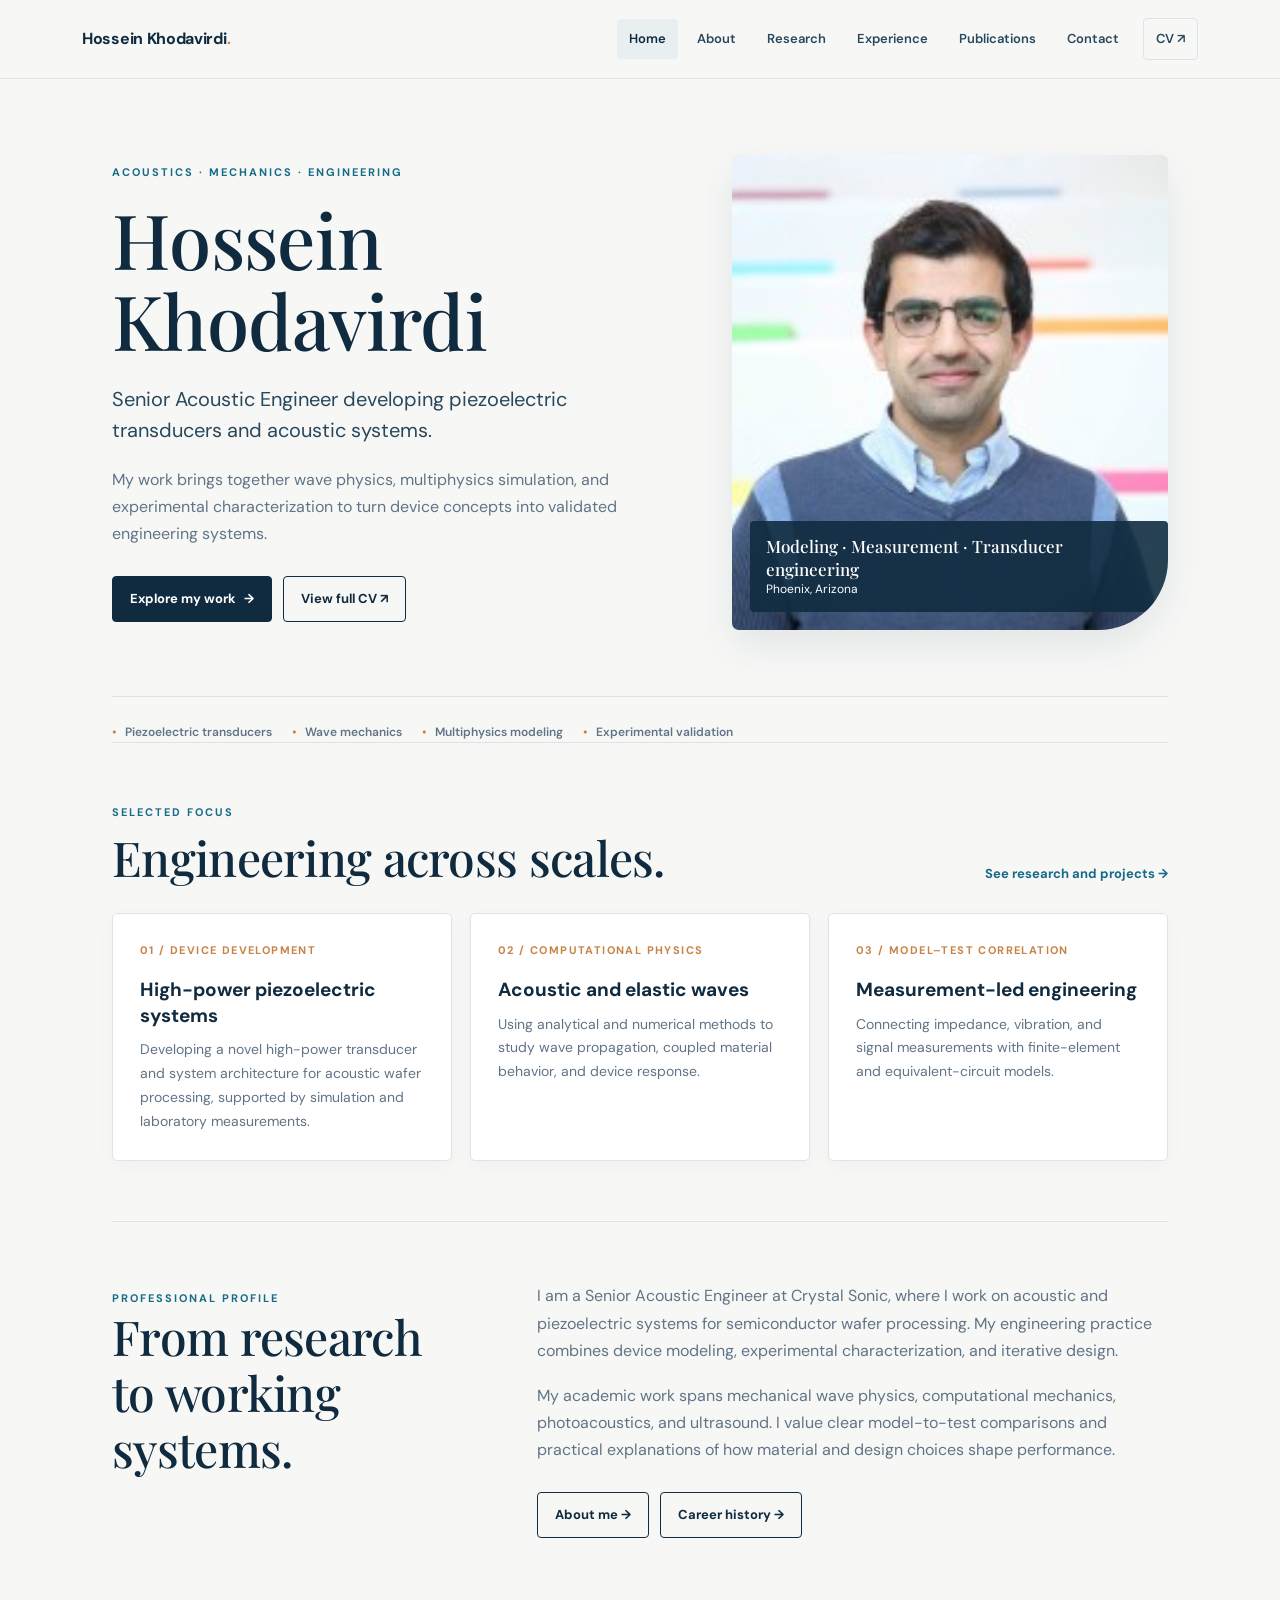
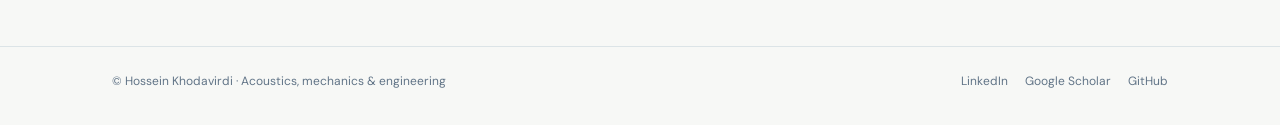
<file: index.html>
<!doctype html>
<html lang="en">
<head>
  <meta charset="utf-8">
  <meta name="viewport" content="width=device-width, initial-scale=1">
  <meta name="description" content="Professional portfolio of Hossein Khodavirdi, Senior Acoustic Engineer working in piezoelectric transducers, acoustic systems, wave mechanics, modeling, and experimental characterization.">
  <meta name="theme-color" content="#102b3f">
  <link rel="canonical" href="https://hosseinkhodavirdi.github.io/">
  <link rel="stylesheet" href="site.css">
  <title>Acoustic Engineer | Hossein Khodavirdi</title>
</head>
<body>
  <a class="skip" href="#main">Skip to content</a>
  <header class="site-header"><div class="nav-wrap"><a class="brand" href="index.html">Hossein Khodavirdi<span class="brand-mark">.</span></a><nav class="nav-links" aria-label="Main navigation"><a href="index.html" aria-current="page">Home</a><a href="about.html">About</a><a href="research.html">Research</a><a href="experience.html">Experience</a><a href="publications.html">Publications</a><a href="contact.html">Contact</a><a class="nav-cv" href="cv.pdf" target="_blank" rel="noopener">CV ↗</a></nav></div></header>
  <main id="main" class="container">
  <section class="hero">
    <div class="hero-copy">
      <div class="eyebrow">Acoustics · Mechanics · Engineering</div>
      <h1 class="hero-title"><span>Hossein</span><span>Khodavirdi</span></h1>
      <p class="lead">Senior Acoustic Engineer developing piezoelectric transducers and acoustic systems.</p>
      <p class="hero-summary">My work brings together wave physics, multiphysics simulation, and experimental characterization to turn device concepts into validated engineering systems.</p>
      <div class="actions"><a class="button primary" href="research.html">Explore my work <span aria-hidden="true">→</span></a><a class="button" href="cv.pdf" target="_blank" rel="noopener">View full CV ↗</a></div>
    </div>
    <div class="portrait-frame"><img src="Hossein.jpg" alt="Portrait of Hossein Khodavirdi"><div class="portrait-label"><strong>Modeling · Measurement · Transducer engineering</strong>Phoenix, Arizona</div></div>
  </section>
  <div class="hero-rule"></div><div class="focus-strip"><span>Piezoelectric transducers</span><span>Wave mechanics</span><span>Multiphysics modeling</span><span>Experimental validation</span></div>
  <section class="home-section"><div class="section-heading"><div><div class="eyebrow">Selected focus</div><h2>Engineering across scales.</h2></div><a class="text-link" href="research.html">See research and projects →</a></div><div class="card-grid">
    <article class="card"><div class="card-kicker">01 / DEVICE DEVELOPMENT</div><h3>High-power piezoelectric systems</h3><p>Developing a novel high-power transducer and system architecture for acoustic wafer processing, supported by simulation and laboratory measurements.</p></article>
    <article class="card"><div class="card-kicker">02 / COMPUTATIONAL PHYSICS</div><h3>Acoustic and elastic waves</h3><p>Using analytical and numerical methods to study wave propagation, coupled material behavior, and device response.</p></article>
    <article class="card"><div class="card-kicker">03 / MODEL–TEST CORRELATION</div><h3>Measurement-led engineering</h3><p>Connecting impedance, vibration, and signal measurements with finite-element and equivalent-circuit models.</p></article>
  </div></section>
  <section class="home-section"><div class="two-col"><div class="section-label"><div class="eyebrow">Professional profile</div><h2>From research to working systems.</h2></div><div class="prose"><p>I am a Senior Acoustic Engineer at Crystal Sonic, where I work on acoustic and piezoelectric systems for semiconductor wafer processing. My engineering practice combines device modeling, experimental characterization, and iterative design.</p><p>My academic work spans mechanical wave physics, computational mechanics, photoacoustics, and ultrasound. I value clear model-to-test comparisons and practical explanations of how material and design choices shape performance.</p><div class="actions"><a class="button" href="about.html">About me →</a><a class="button" href="experience.html">Career history →</a></div></div></div></section>
</main>
  <footer class="site-footer"><div class="container footer-inner"><span>© Hossein Khodavirdi · Acoustics, mechanics &amp; engineering</span><div class="footer-links"><a href="https://www.linkedin.com/in/hossein-khodavirdi-6b2074a9/" target="_blank" rel="noopener">LinkedIn</a><a href="https://scholar.google.com/citations?hl=en&amp;user=29MDVqcAAAAJ" target="_blank" rel="noopener">Google Scholar</a><a href="https://github.com/HosseinKhodavirdi" target="_blank" rel="noopener">GitHub</a></div></div></footer>
</body>
</html>
</file>
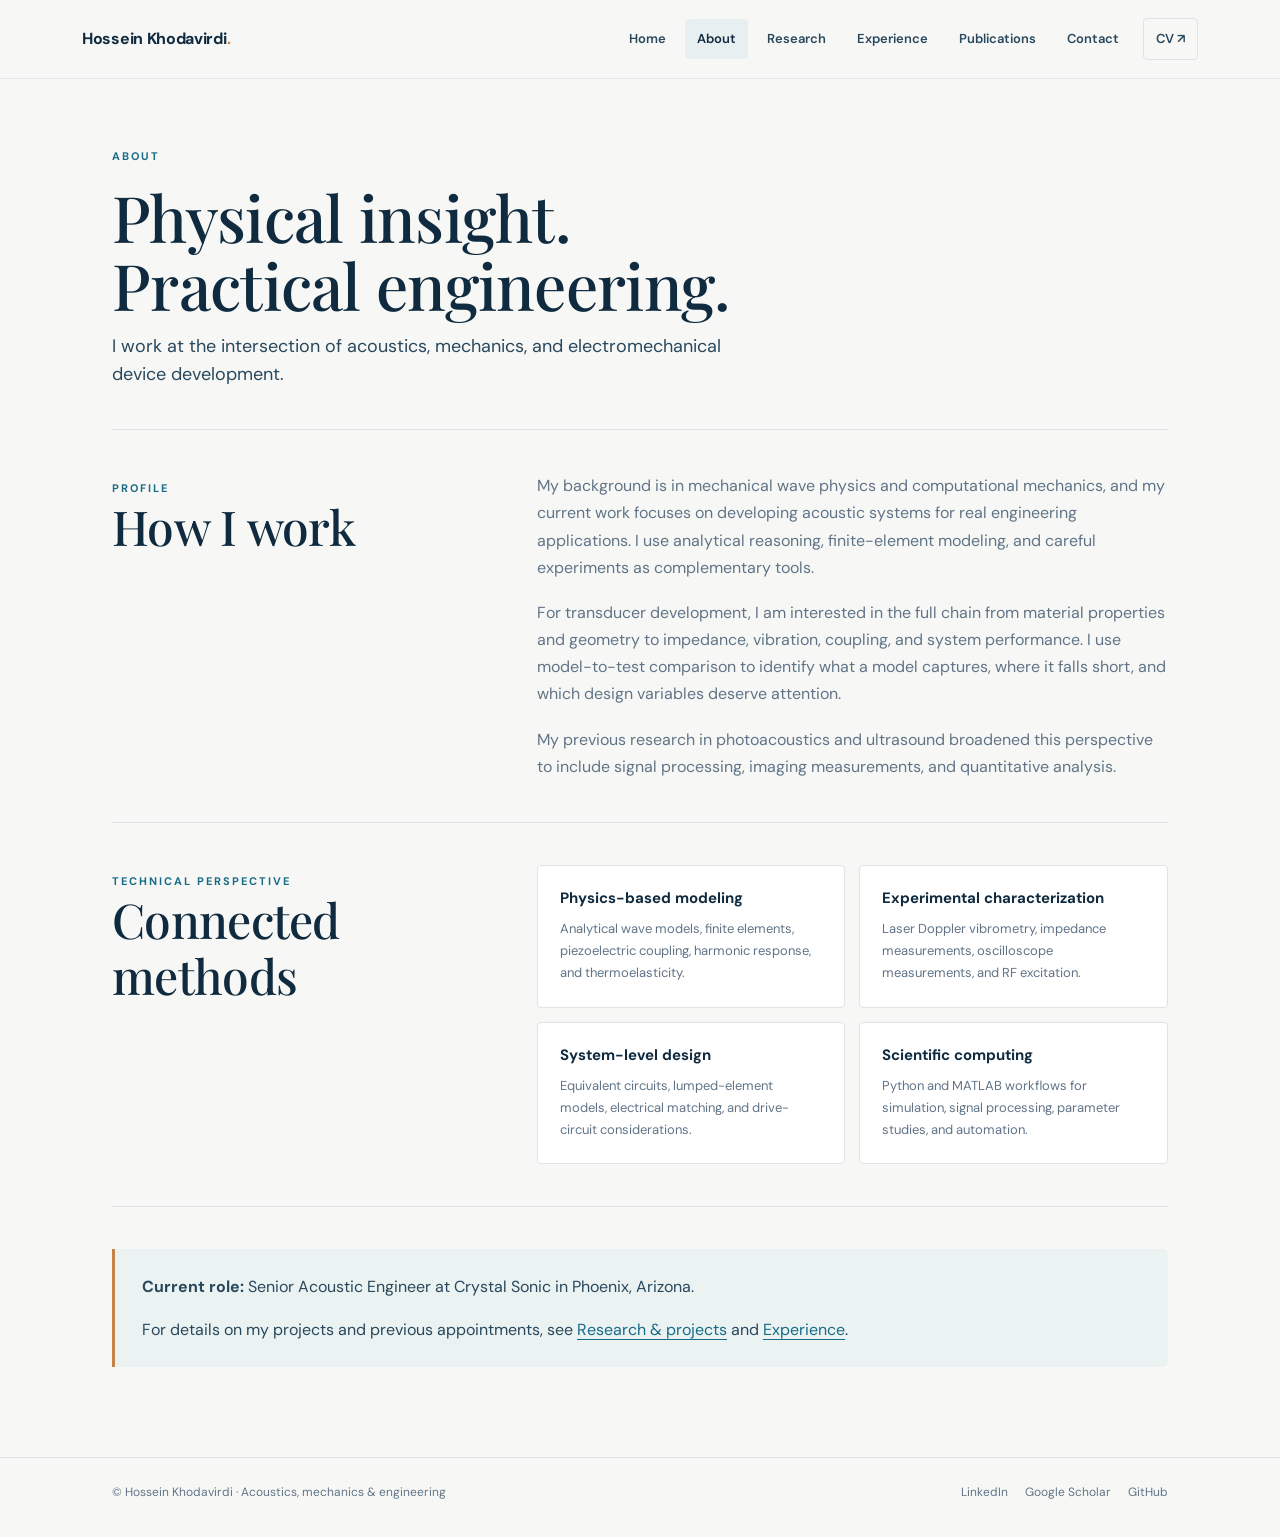
<file: about.html>
<!doctype html>
<html lang="en">
<head>
  <meta charset="utf-8">
  <meta name="viewport" content="width=device-width, initial-scale=1">
  <meta name="description" content="About Hossein Khodavirdi and his professional approach to acoustics, mechanical wave physics, piezoelectric systems, and experimental engineering.">
  <meta name="theme-color" content="#102b3f">
  <link rel="canonical" href="https://hosseinkhodavirdi.github.io/about.html">
  <link rel="stylesheet" href="site.css">
  <title>About | Hossein Khodavirdi</title>
</head>
<body>
  <a class="skip" href="#main">Skip to content</a>
  <header class="site-header"><div class="nav-wrap"><a class="brand" href="index.html">Hossein Khodavirdi<span class="brand-mark">.</span></a><nav class="nav-links" aria-label="Main navigation"><a href="index.html">Home</a><a href="about.html" aria-current="page">About</a><a href="research.html">Research</a><a href="experience.html">Experience</a><a href="publications.html">Publications</a><a href="contact.html">Contact</a><a class="nav-cv" href="cv.pdf" target="_blank" rel="noopener">CV ↗</a></nav></div></header>
  <main id="main" class="container">
  <header class="page-hero"><div class="eyebrow">About</div><h1>Physical insight.<br>Practical engineering.</h1><p class="lead">I work at the intersection of acoustics, mechanics, and electromechanical device development.</p></header>
  <section class="content-section two-col"><div class="section-label"><div class="eyebrow">Profile</div><h2>How I work</h2></div><div class="prose"><p>My background is in mechanical wave physics and computational mechanics, and my current work focuses on developing acoustic systems for real engineering applications. I use analytical reasoning, finite-element modeling, and careful experiments as complementary tools.</p><p>For transducer development, I am interested in the full chain from material properties and geometry to impedance, vibration, coupling, and system performance. I use model-to-test comparison to identify what a model captures, where it falls short, and which design variables deserve attention.</p><p>My previous research in photoacoustics and ultrasound broadened this perspective to include signal processing, imaging measurements, and quantitative analysis.</p></div></section>
  <section class="content-section two-col"><div class="section-label"><div class="eyebrow">Technical perspective</div><h2>Connected methods</h2></div><div><div class="expertise-grid"><article class="expertise"><h3>Physics-based modeling</h3><p>Analytical wave models, finite elements, piezoelectric coupling, harmonic response, and thermoelasticity.</p></article><article class="expertise"><h3>Experimental characterization</h3><p>Laser Doppler vibrometry, impedance measurements, oscilloscope measurements, and RF excitation.</p></article><article class="expertise"><h3>System-level design</h3><p>Equivalent circuits, lumped-element models, electrical matching, and drive-circuit considerations.</p></article><article class="expertise"><h3>Scientific computing</h3><p>Python and MATLAB workflows for simulation, signal processing, parameter studies, and automation.</p></article></div></div></section>
  <section class="content-section"><div class="callout"><p><strong>Current role:</strong> Senior Acoustic Engineer at Crystal Sonic in Phoenix, Arizona.</p><p>For details on my projects and previous appointments, see <a href="research.html">Research &amp; projects</a> and <a href="experience.html">Experience</a>.</p></div></section>
</main>
  <footer class="site-footer"><div class="container footer-inner"><span>© Hossein Khodavirdi · Acoustics, mechanics &amp; engineering</span><div class="footer-links"><a href="https://www.linkedin.com/in/hossein-khodavirdi-6b2074a9/" target="_blank" rel="noopener">LinkedIn</a><a href="https://scholar.google.com/citations?hl=en&amp;user=29MDVqcAAAAJ" target="_blank" rel="noopener">Google Scholar</a><a href="https://github.com/HosseinKhodavirdi" target="_blank" rel="noopener">GitHub</a></div></div></footer>
</body>
</html>
</file>
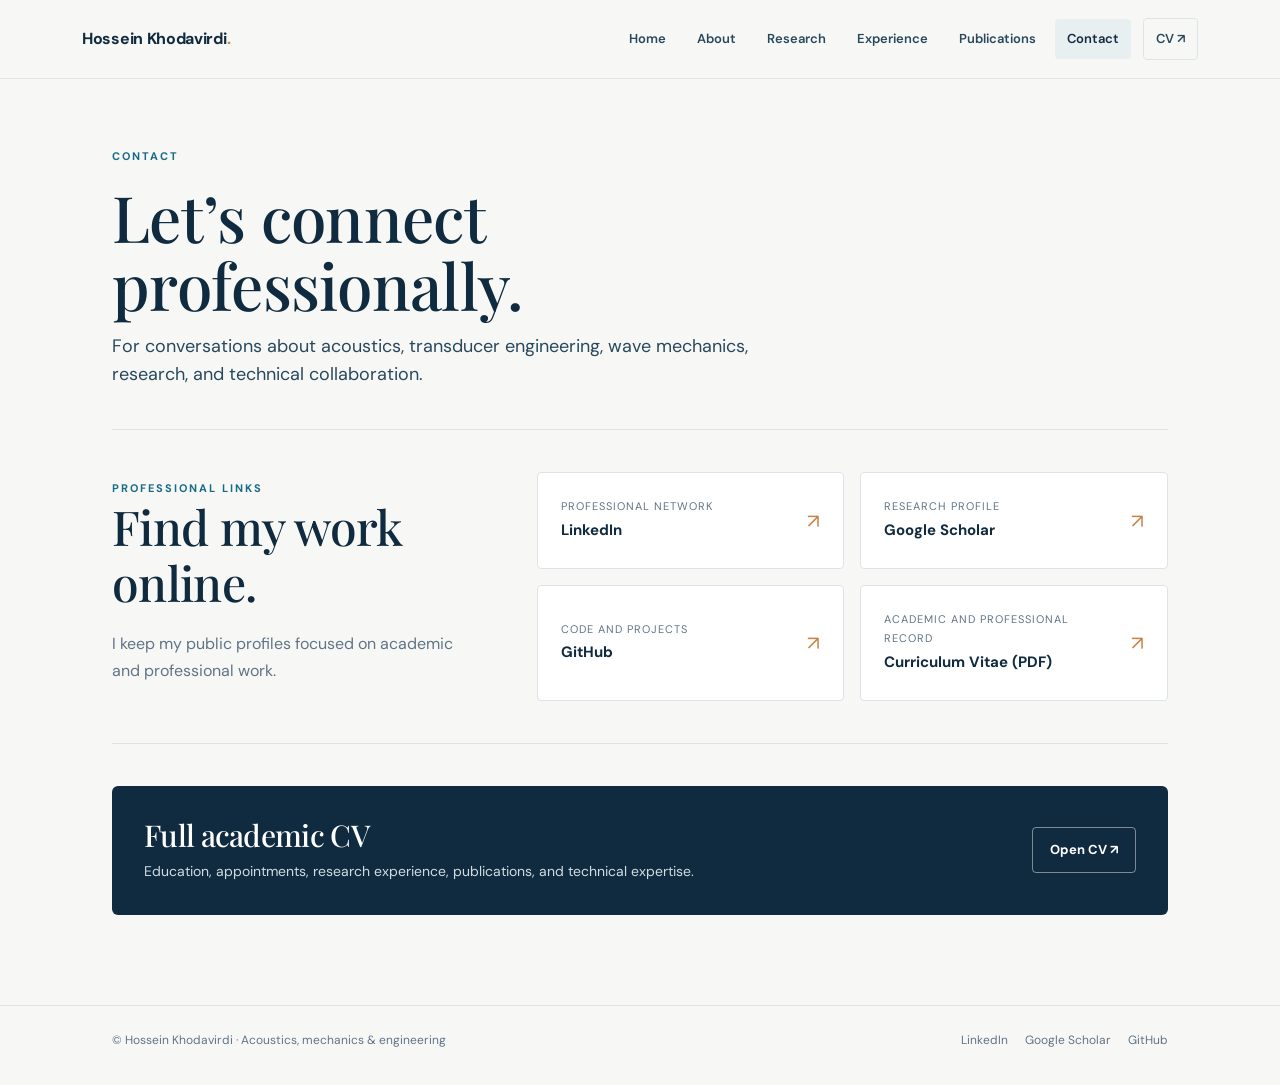
<file: contact.html>
<!doctype html>
<html lang="en">
<head>
  <meta charset="utf-8">
  <meta name="viewport" content="width=device-width, initial-scale=1">
  <meta name="description" content="Professional contact and academic profiles for Hossein Khodavirdi, Senior Acoustic Engineer in Phoenix, Arizona.">
  <meta name="theme-color" content="#102b3f">
  <link rel="canonical" href="https://hosseinkhodavirdi.github.io/contact.html">
  <link rel="stylesheet" href="site.css">
  <title>Contact | Hossein Khodavirdi</title>
</head>
<body>
  <a class="skip" href="#main">Skip to content</a>
  <header class="site-header"><div class="nav-wrap"><a class="brand" href="index.html">Hossein Khodavirdi<span class="brand-mark">.</span></a><nav class="nav-links" aria-label="Main navigation"><a href="index.html">Home</a><a href="about.html">About</a><a href="research.html">Research</a><a href="experience.html">Experience</a><a href="publications.html">Publications</a><a href="contact.html" aria-current="page">Contact</a><a class="nav-cv" href="cv.pdf" target="_blank" rel="noopener">CV ↗</a></nav></div></header>
  <main id="main" class="container">
  <header class="page-hero"><div class="eyebrow">Contact</div><h1>Let’s connect<br>professionally.</h1><p class="lead">For conversations about acoustics, transducer engineering, wave mechanics, research, and technical collaboration.</p></header>
  <section class="content-section two-col"><div class="section-label"><div class="eyebrow">Professional links</div><h2>Find my work online.</h2><p class="muted">I keep my public profiles focused on academic and professional work.</p></div><div class="contact-grid">
    <a class="contact-card" href="https://www.linkedin.com/in/hossein-khodavirdi-6b2074a9/" target="_blank" rel="noopener"><span><small>Professional network</small><strong>LinkedIn</strong></span><span class="contact-arrow">↗</span></a>
    <a class="contact-card" href="https://scholar.google.com/citations?hl=en&amp;user=29MDVqcAAAAJ" target="_blank" rel="noopener"><span><small>Research profile</small><strong>Google Scholar</strong></span><span class="contact-arrow">↗</span></a>
    <a class="contact-card" href="https://github.com/HosseinKhodavirdi" target="_blank" rel="noopener"><span><small>Code and projects</small><strong>GitHub</strong></span><span class="contact-arrow">↗</span></a>
    <a class="contact-card" href="cv.pdf" target="_blank" rel="noopener"><span><small>Academic and professional record</small><strong>Curriculum Vitae (PDF)</strong></span><span class="contact-arrow">↗</span></a>
  </div></section>
  <section class="content-section"><div class="cv-panel"><div><h2>Full academic CV</h2><p>Education, appointments, research experience, publications, and technical expertise.</p></div><a class="button light" href="cv.pdf" target="_blank" rel="noopener">Open CV ↗</a></div></section>
</main>
  <footer class="site-footer"><div class="container footer-inner"><span>© Hossein Khodavirdi · Acoustics, mechanics &amp; engineering</span><div class="footer-links"><a href="https://www.linkedin.com/in/hossein-khodavirdi-6b2074a9/" target="_blank" rel="noopener">LinkedIn</a><a href="https://scholar.google.com/citations?hl=en&amp;user=29MDVqcAAAAJ" target="_blank" rel="noopener">Google Scholar</a><a href="https://github.com/HosseinKhodavirdi" target="_blank" rel="noopener">GitHub</a></div></div></footer>
</body>
</html>
</file>
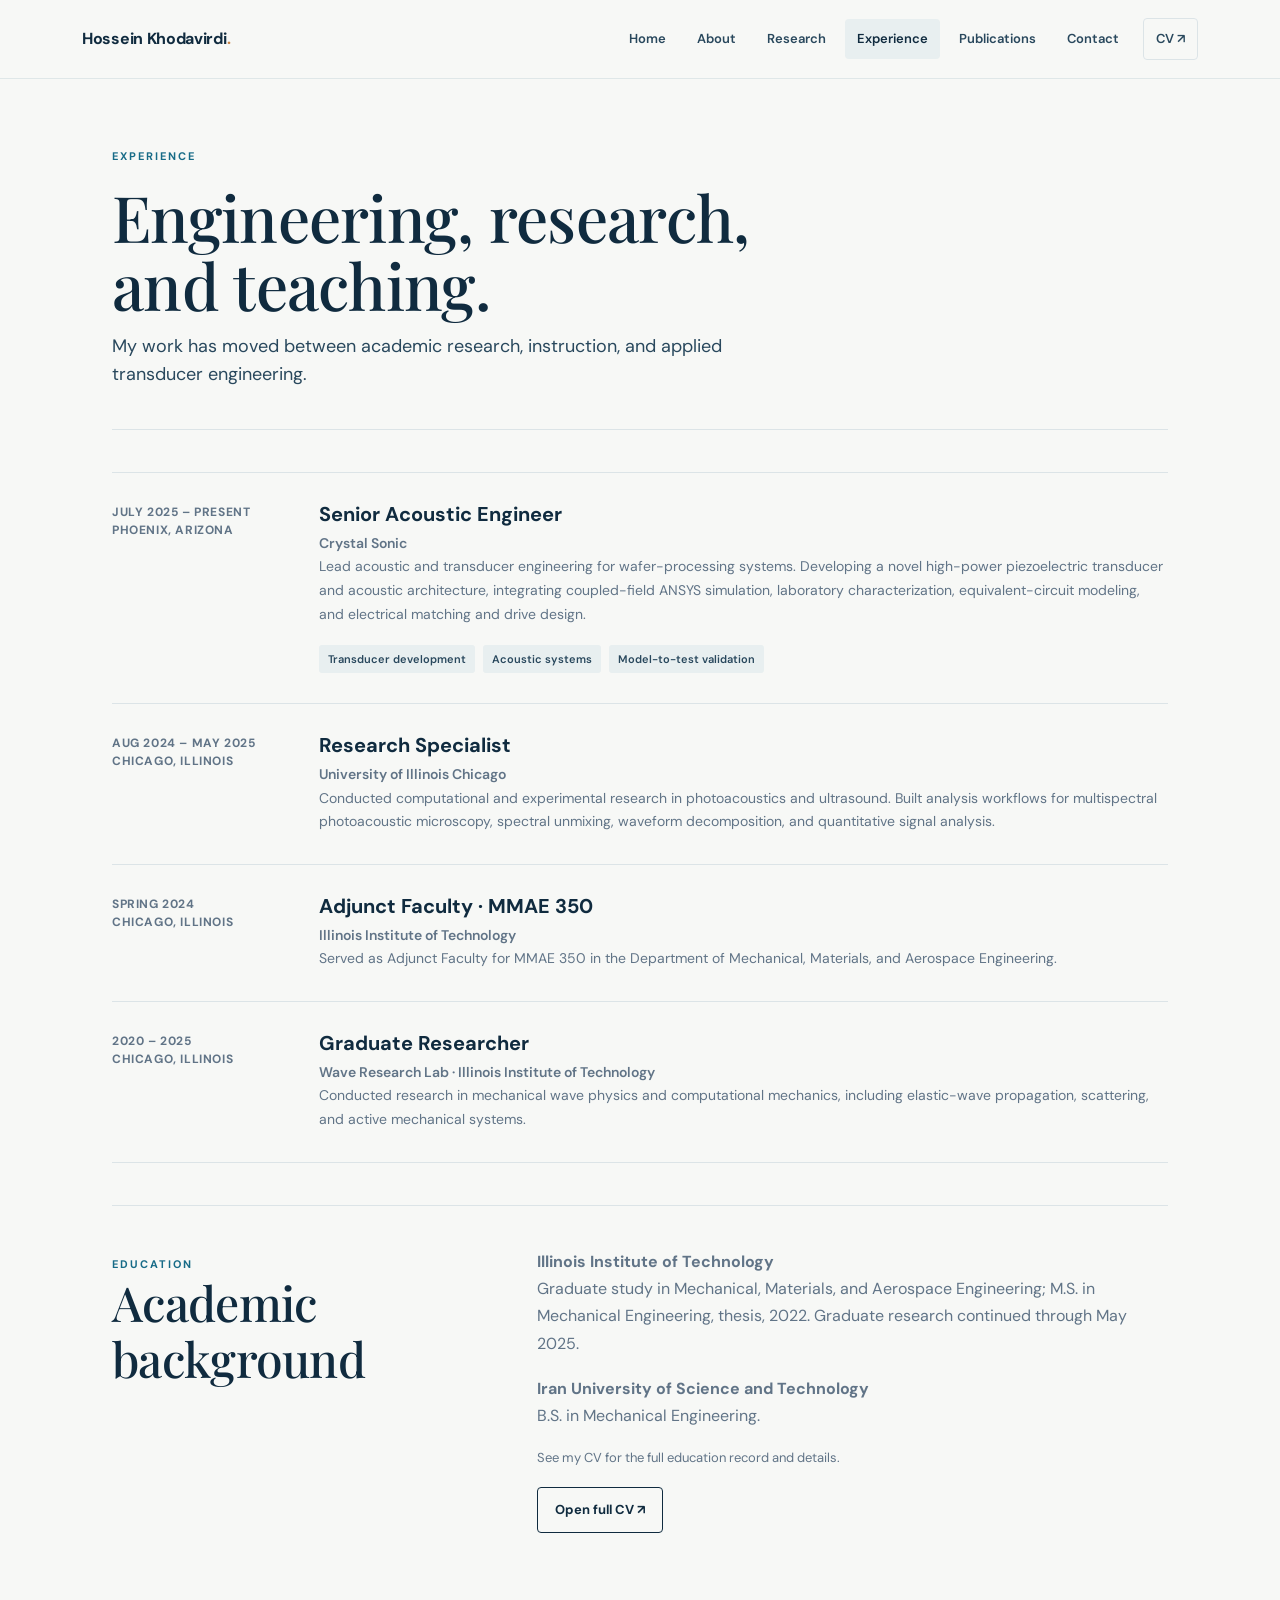
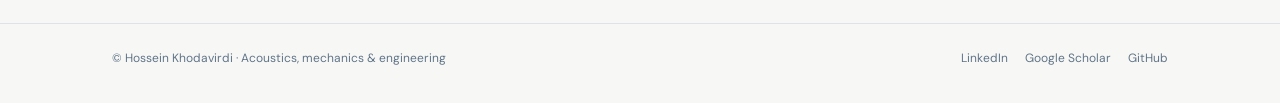
<file: experience.html>
<!doctype html>
<html lang="en">
<head>
  <meta charset="utf-8">
  <meta name="viewport" content="width=device-width, initial-scale=1">
  <meta name="description" content="Professional and academic experience of Hossein Khodavirdi, including acoustic engineering at Crystal Sonic, research at UIC, and adjunct faculty teaching at Illinois Tech.">
  <meta name="theme-color" content="#102b3f">
  <link rel="canonical" href="https://hosseinkhodavirdi.github.io/experience.html">
  <link rel="stylesheet" href="site.css">
  <title>Experience | Hossein Khodavirdi</title>
</head>
<body>
  <a class="skip" href="#main">Skip to content</a>
  <header class="site-header"><div class="nav-wrap"><a class="brand" href="index.html">Hossein Khodavirdi<span class="brand-mark">.</span></a><nav class="nav-links" aria-label="Main navigation"><a href="index.html">Home</a><a href="about.html">About</a><a href="research.html">Research</a><a href="experience.html" aria-current="page">Experience</a><a href="publications.html">Publications</a><a href="contact.html">Contact</a><a class="nav-cv" href="cv.pdf" target="_blank" rel="noopener">CV ↗</a></nav></div></header>
  <main id="main" class="container">
  <header class="page-hero"><div class="eyebrow">Experience</div><h1>Engineering, research,<br>and teaching.</h1><p class="lead">My work has moved between academic research, instruction, and applied transducer engineering.</p></header>
  <section class="content-section"><div class="timeline">
    <article class="timeline-item"><div class="timeline-date">July 2025 – Present<br>Phoenix, Arizona</div><div><h2>Senior Acoustic Engineer</h2><p class="timeline-org">Crystal Sonic</p><p>Lead acoustic and transducer engineering for wafer-processing systems. Developing a novel high-power piezoelectric transducer and acoustic architecture, integrating coupled-field ANSYS simulation, laboratory characterization, equivalent-circuit modeling, and electrical matching and drive design.</p><div class="tag-list"><span class="tag">Transducer development</span><span class="tag">Acoustic systems</span><span class="tag">Model-to-test validation</span></div></div></article>
    <article class="timeline-item"><div class="timeline-date">Aug 2024 – May 2025<br>Chicago, Illinois</div><div><h2>Research Specialist</h2><p class="timeline-org">University of Illinois Chicago</p><p>Conducted computational and experimental research in photoacoustics and ultrasound. Built analysis workflows for multispectral photoacoustic microscopy, spectral unmixing, waveform decomposition, and quantitative signal analysis.</p></div></article>
    <article class="timeline-item"><div class="timeline-date">Spring 2024<br>Chicago, Illinois</div><div><h2>Adjunct Faculty · MMAE 350</h2><p class="timeline-org">Illinois Institute of Technology</p><p>Served as Adjunct Faculty for MMAE 350 in the Department of Mechanical, Materials, and Aerospace Engineering.</p></div></article>
    <article class="timeline-item"><div class="timeline-date">2020 – 2025<br>Chicago, Illinois</div><div><h2>Graduate Researcher</h2><p class="timeline-org">Wave Research Lab · Illinois Institute of Technology</p><p>Conducted research in mechanical wave physics and computational mechanics, including elastic-wave propagation, scattering, and active mechanical systems.</p></div></article>
  </div></section>
  <section class="content-section two-col"><div class="section-label"><div class="eyebrow">Education</div><h2>Academic background</h2></div><div class="prose"><p><strong>Illinois Institute of Technology</strong><br>Graduate study in Mechanical, Materials, and Aerospace Engineering; M.S. in Mechanical Engineering, thesis, 2022. Graduate research continued through May 2025.</p><p><strong>Iran University of Science and Technology</strong><br>B.S. in Mechanical Engineering.</p><p class="small">See my CV for the full education record and details.</p><a class="button" href="cv.pdf" target="_blank" rel="noopener">Open full CV ↗</a></div></section>
</main>
  <footer class="site-footer"><div class="container footer-inner"><span>© Hossein Khodavirdi · Acoustics, mechanics &amp; engineering</span><div class="footer-links"><a href="https://www.linkedin.com/in/hossein-khodavirdi-6b2074a9/" target="_blank" rel="noopener">LinkedIn</a><a href="https://scholar.google.com/citations?hl=en&amp;user=29MDVqcAAAAJ" target="_blank" rel="noopener">Google Scholar</a><a href="https://github.com/HosseinKhodavirdi" target="_blank" rel="noopener">GitHub</a></div></div></footer>
</body>
</html>
</file>
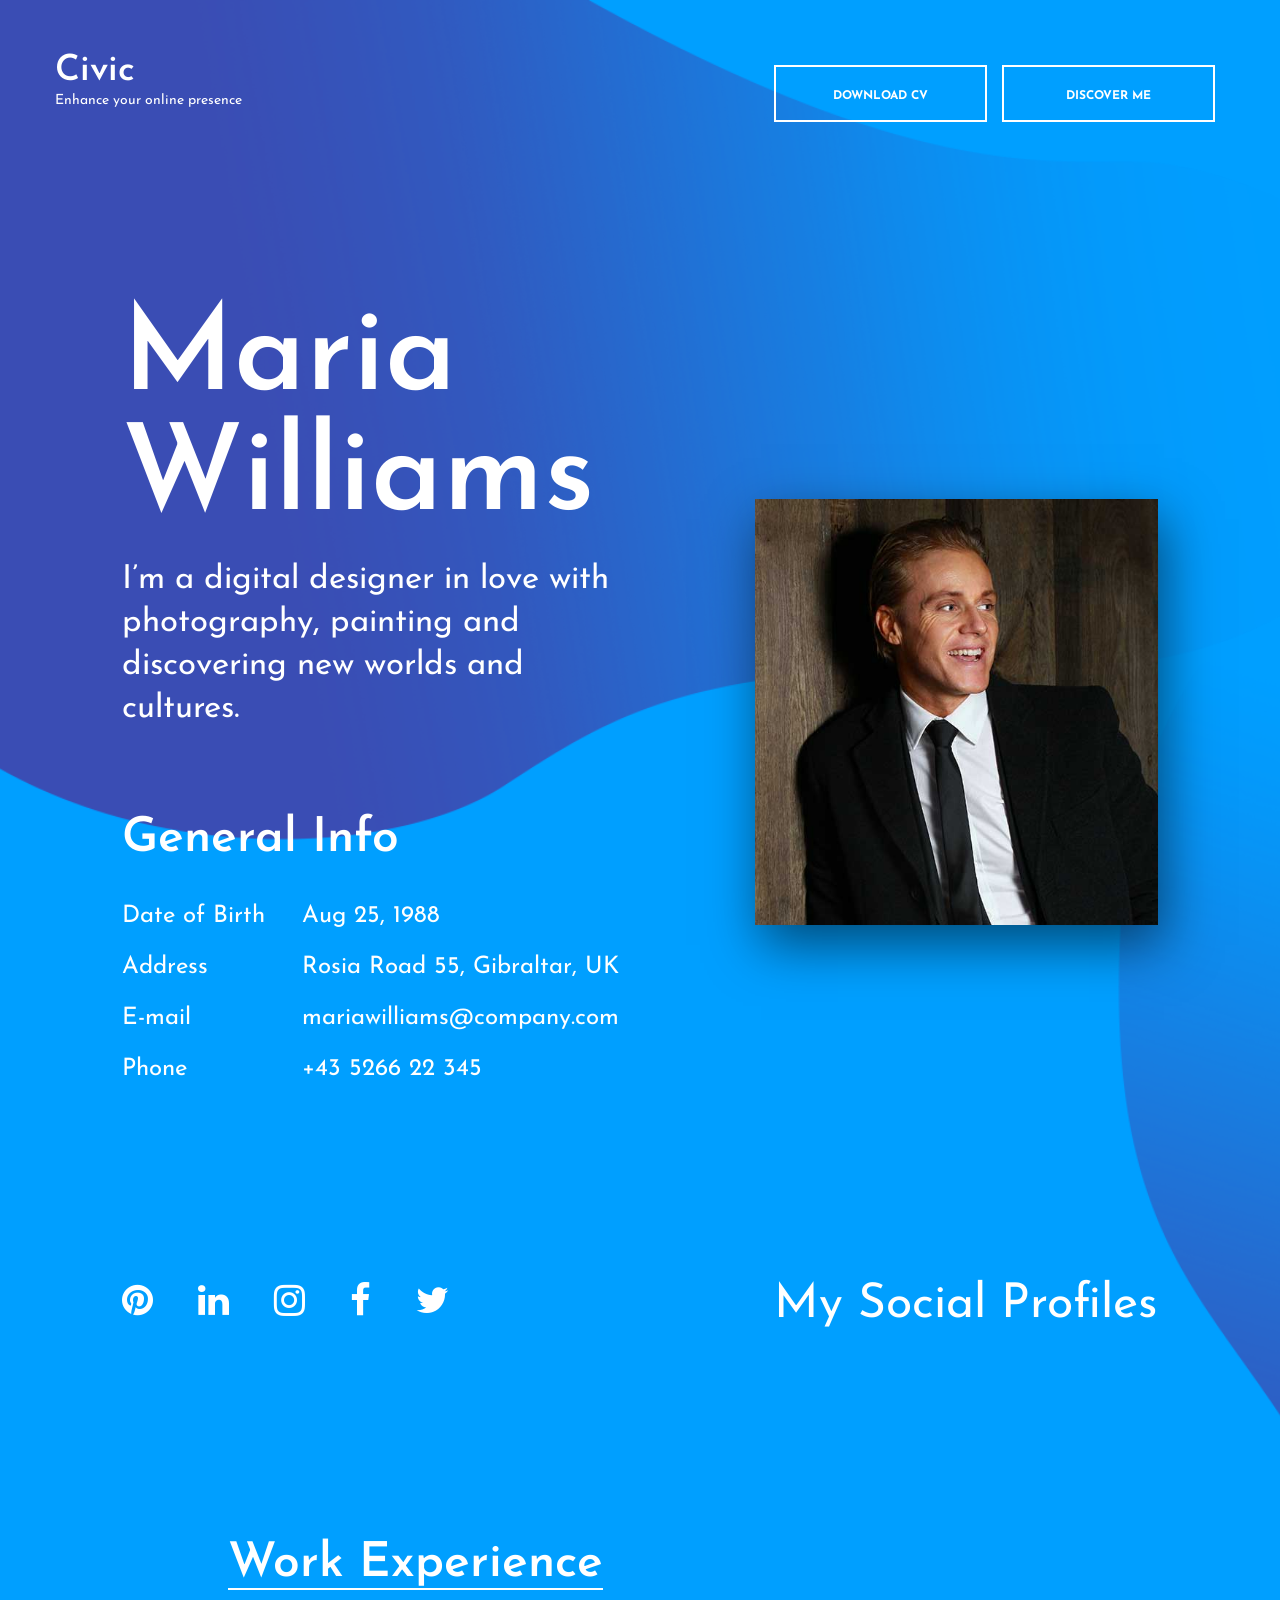
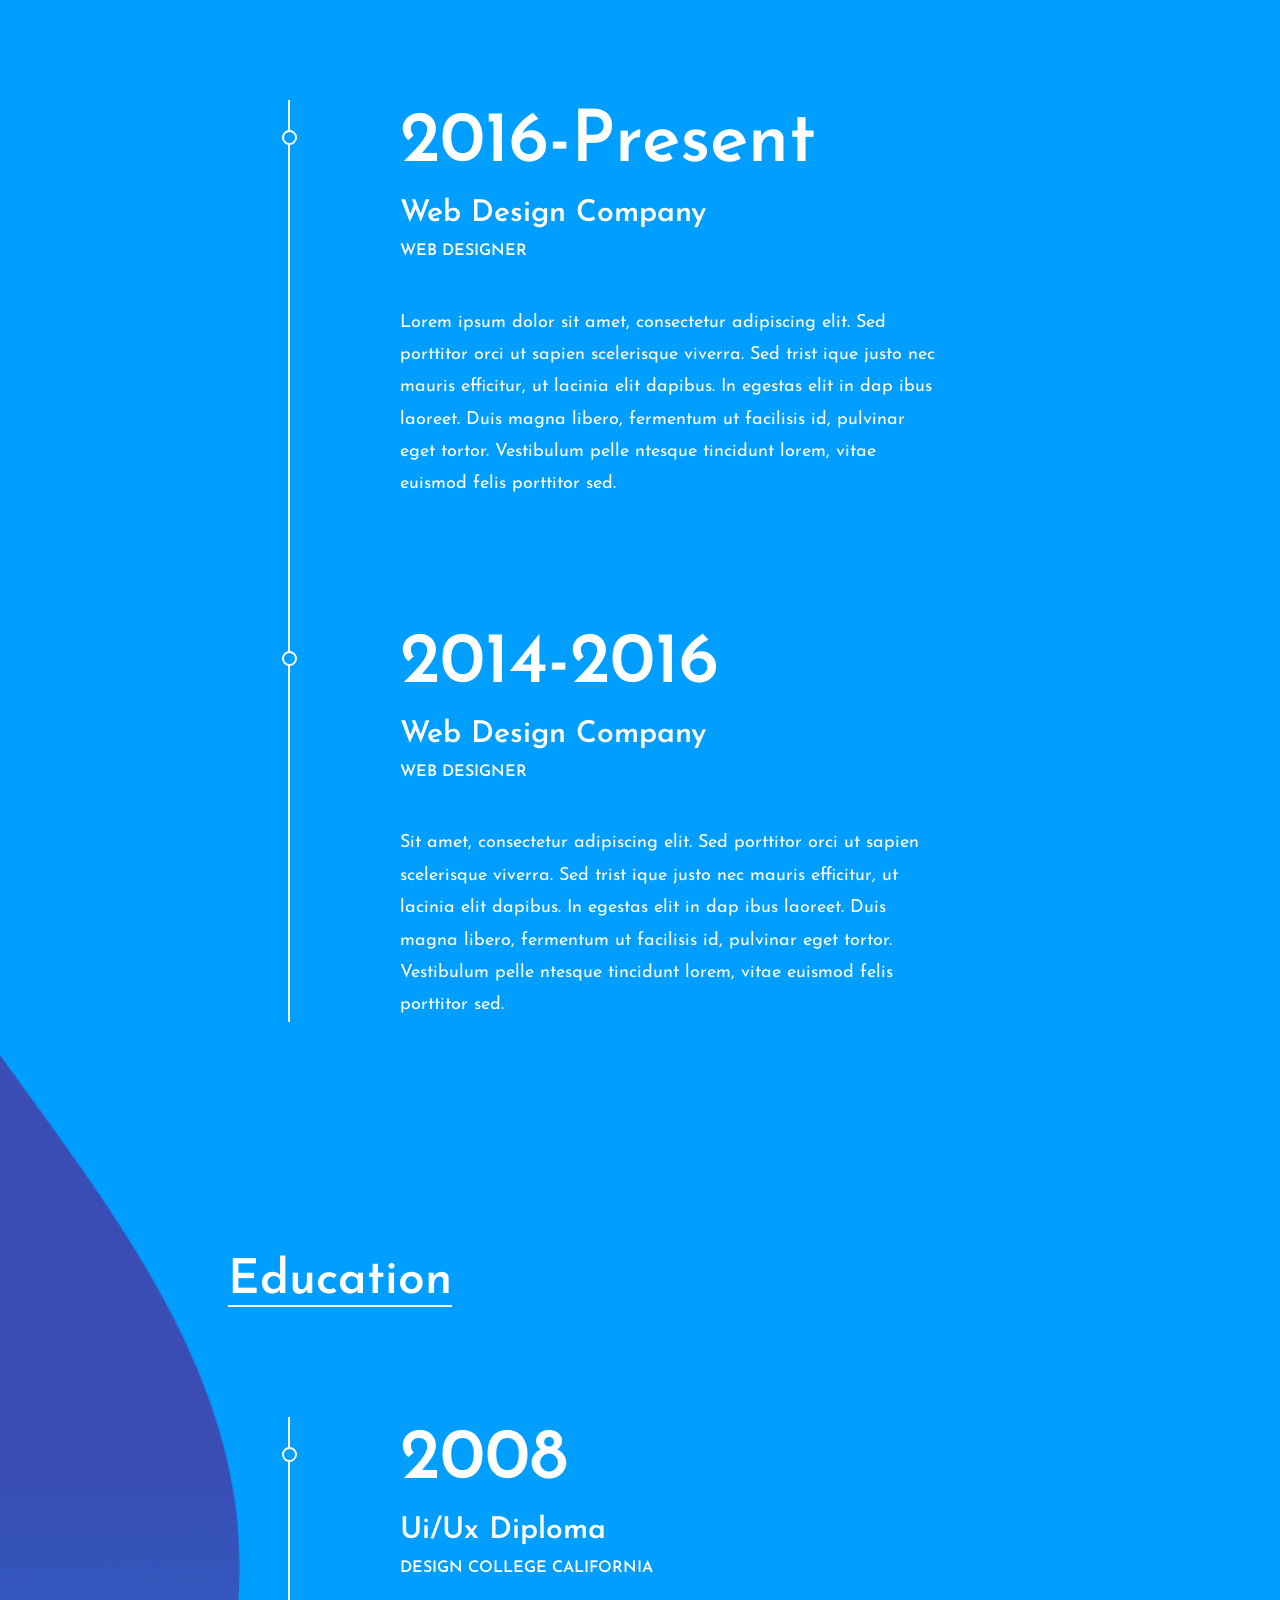
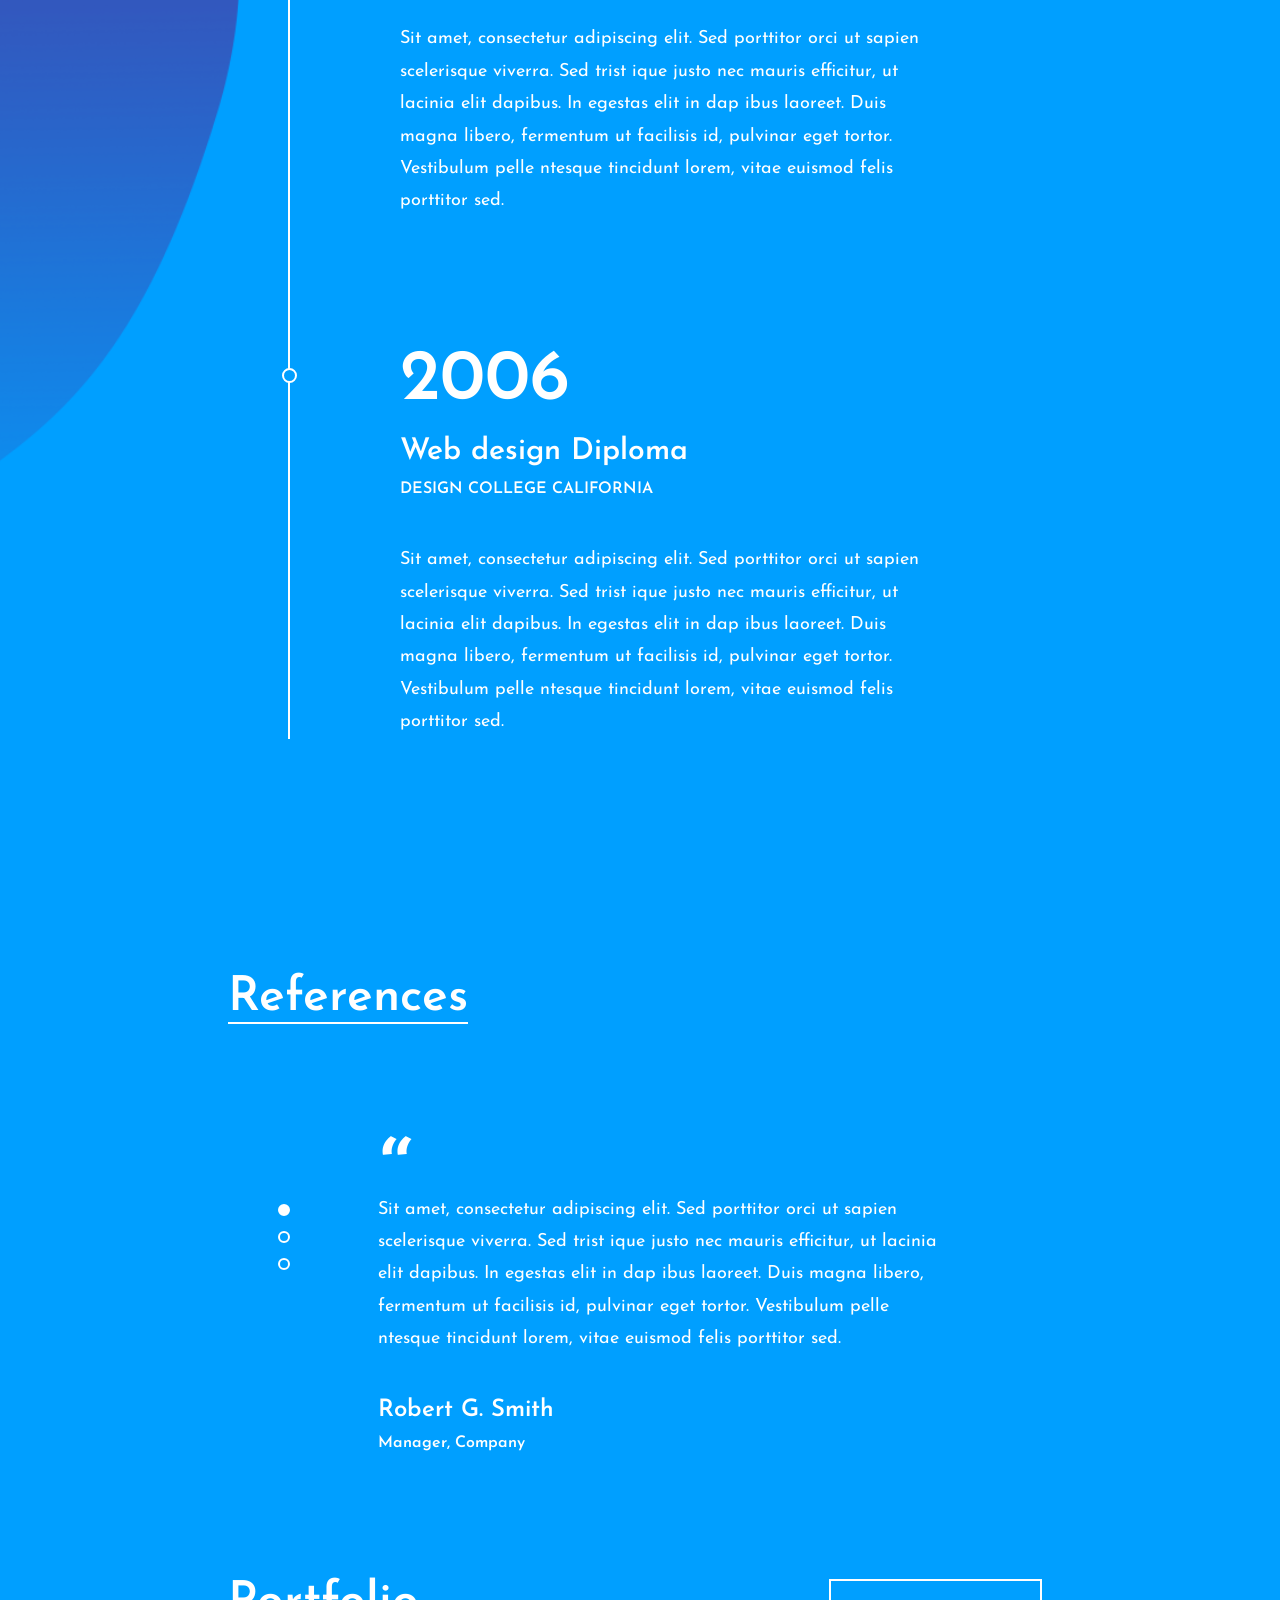
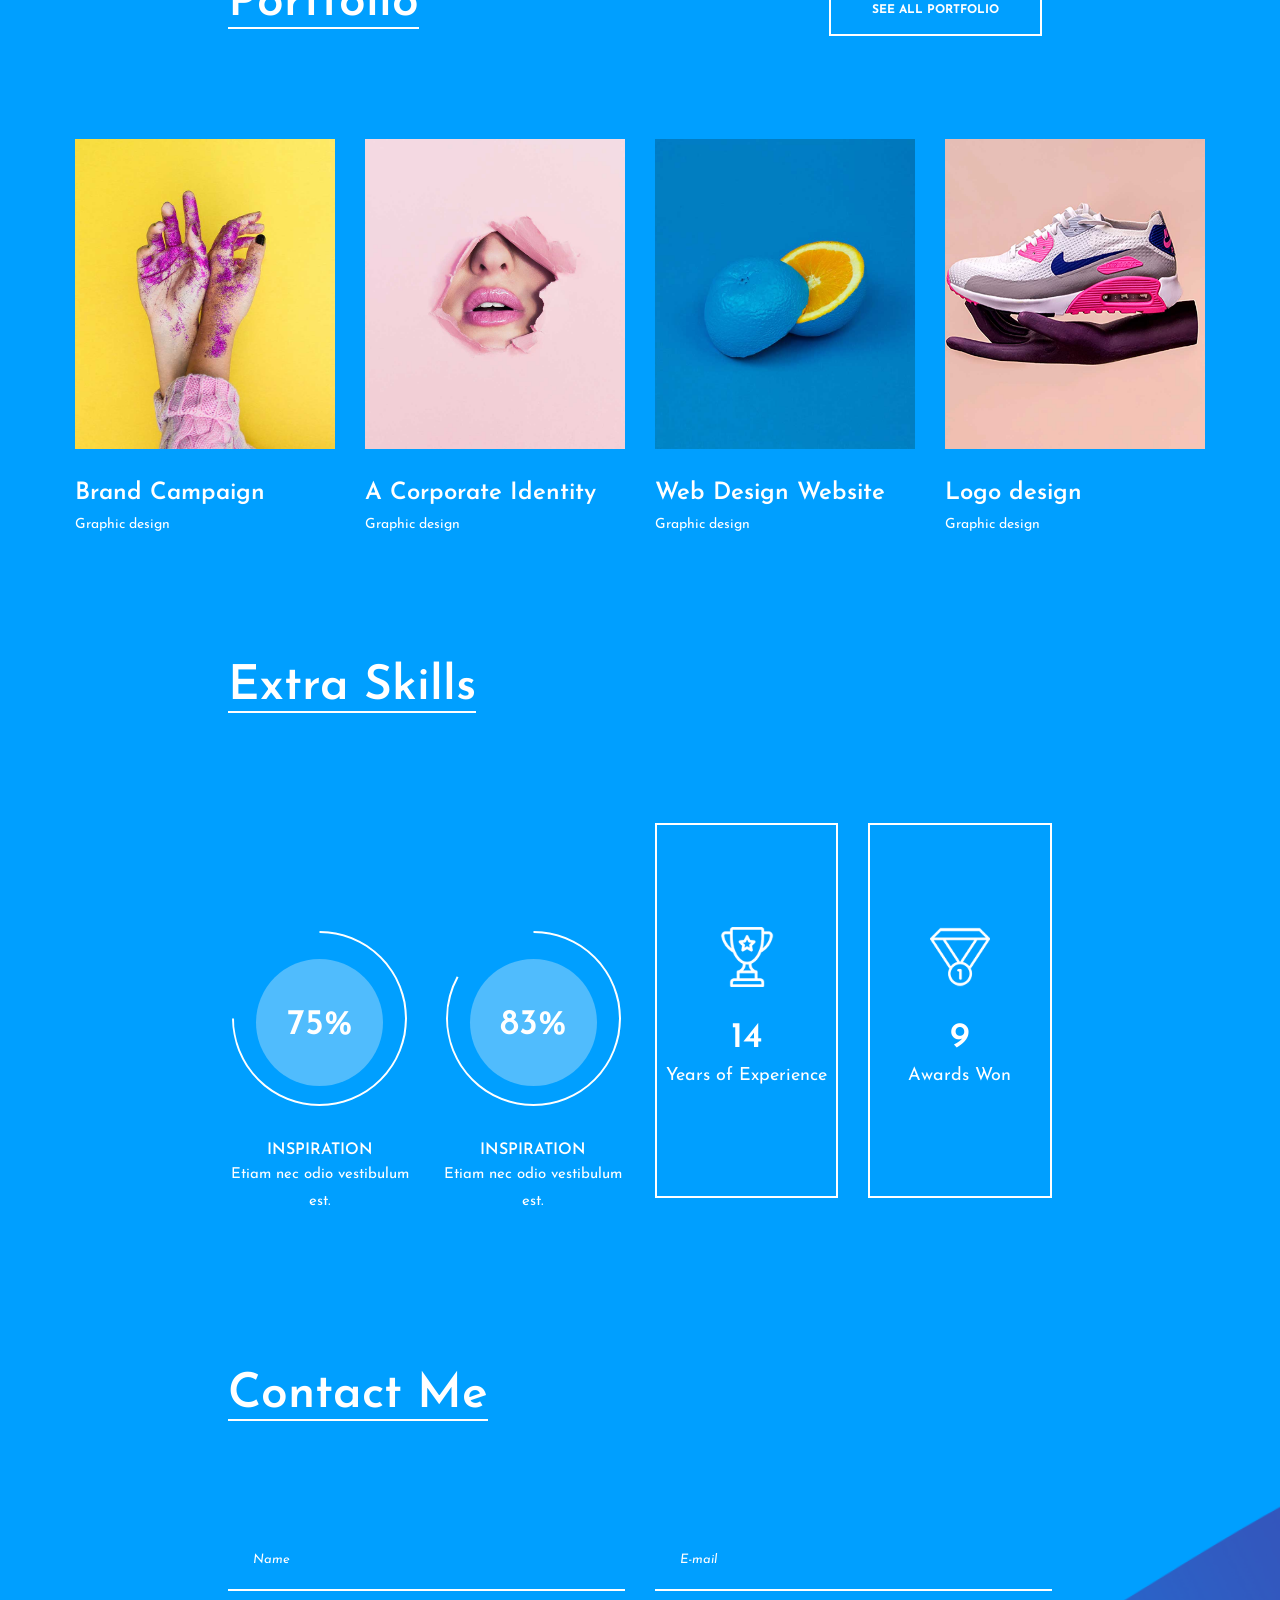
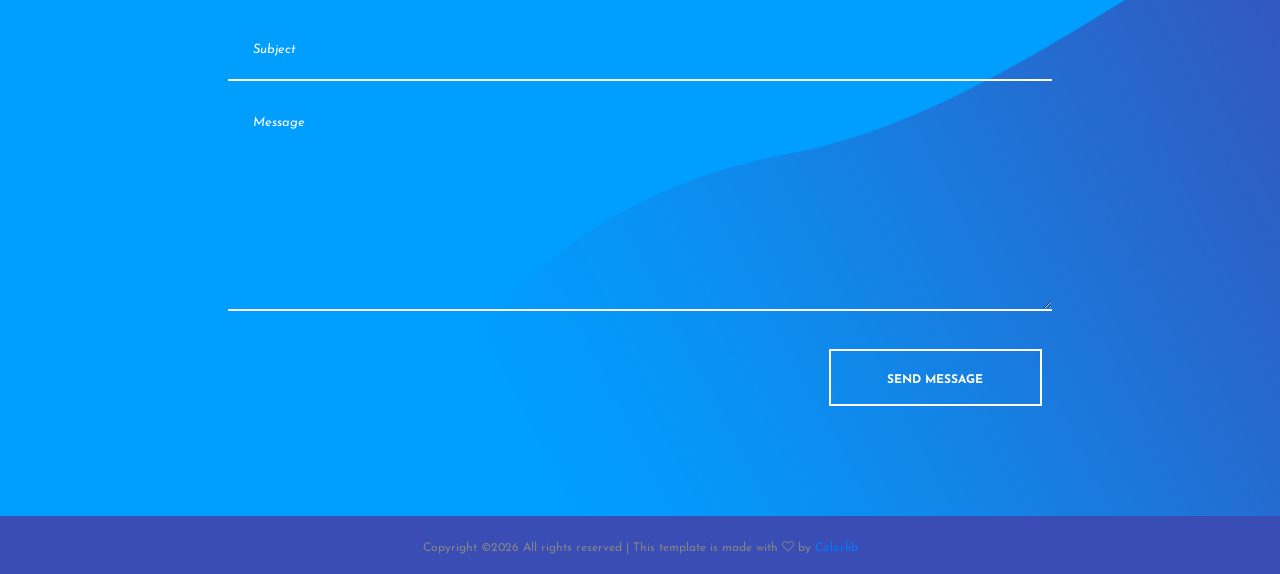
<file: home2.html>
<!DOCTYPE html>
<html lang="en">
<head>
	<title>Civic - CV Resume</title>
	<meta charset="UTF-8">
	<meta name="description" content="Civic - CV Resume">
	<meta name="keywords" content="resume, civic, onepage, creative, html">
	<meta name="viewport" content="width=device-width, initial-scale=1.0">
	<!-- Favicon -->   
	<link href="img/favicon.ico" rel="shortcut icon"/>

	<!-- Google Fonts -->
	<link href="https://fonts.googleapis.com/css?family=Josefin+Sans:400,400i,600,600i,700" rel="stylesheet">

	<!-- Stylesheets -->
	<link rel="stylesheet" href="css/bootstrap.min.css"/>
	<link rel="stylesheet" href="css/font-awesome.min.css"/>
	<link rel="stylesheet" href="css/flaticon.css"/>
	<link rel="stylesheet" href="css/owl.carousel.css"/>
	<link rel="stylesheet" href="css/magnific-popup.css"/>
	<link rel="stylesheet" href="css/style.css"/>


	<!--[if lt IE 9]>
	  <script src="https://oss.maxcdn.com/html5shiv/3.7.2/html5shiv.min.js"></script>
	  <script src="https://oss.maxcdn.com/respond/1.4.2/respond.min.js"></script>
	<![endif]-->

</head>
<body>
	<!-- Page Preloder -->
	<div id="preloder">
		<div class="loader"></div>
	</div>
	
	<div class="home-two-style">
		<!-- Header section start -->
		<header class="header-section">
			<div class="container-fluid">
				<div class="row">
					<div class="col-md-4">
						<div class="site-logo">
							<h2><a href="#">Civic</a></h2>
							<p>Enhance your online presence</p>
						</div>
					</div>
					<div class="col-md-8 text-md-right header-buttons">
						<a href="#" class="site-btn">Download CV</a>
						<a href="#" class="site-btn">Discover me</a>
					</div>
				</div>
			</div>
		</header>
		<!-- Header section end -->

		<!-- Hero section start -->
		<section class="hero-section spad">
			<div class="container-fluid">
				<div class="row">
					<div class="col-xl-10 offset-xl-1">
						<div class="row">
							<div class="col-lg-6">
								<div class="hero-text">
									<h2>Maria Williams</h2>
									<p>I’m a digital designer in love with photography, painting and discovering new worlds and cultures.</p>
								</div>
								<div class="hero-info">
									<h2>General Info</h2>
									<ul>
										<li><span>Date of Birth</span>Aug 25, 1988</li>
										<li><span>Address</span>Rosia Road 55, Gibraltar, UK</li>
										<li><span>E-mail</span>mariawilliams@company.com</li>
										<li><span>Phone </span>+43 5266 22 345</li>
									</ul>
								</div>
							</div>
							<div class="col-lg-6 text-md-center">
								<figure class="hero-image">
									<img src="img/hero-2.jpg" alt="5">
								</figure>
							</div>
						</div>
					</div>
				</div>
			</div>
		</section>
		<!-- Hero section end -->

		<!-- Social links section start -->
		<div class="social-section">
			<div class="container-fluid">
				<div class="row">
					<div class="col-xl-10 offset-xl-1">
						<div class="social-link-warp">
							<div class="social-links">
								<a href=""><i class="fa fa-pinterest"></i></a>
								<a href=""><i class="fa fa-linkedin"></i></a>
								<a href=""><i class="fa fa-instagram"></i></a>
								<a href=""><i class="fa fa-facebook"></i></a>
								<a href=""><i class="fa fa-twitter"></i></a>
							</div>
							<h2 class="hidden-md hidden-sm">My Social Profiles</h2>
						</div>
					</div>
				</div>
			</div>
		</div>	
		<!-- Social links section end -->

		<!-- Resume section start -->
		<section class="resume-section spad">
			<div class="container-fluid">
				<div class="row">
					<div class="col-xl-7 offset-xl-2">
						<div class="section-title">
							<h2>Work Experience</h2>
						</div>
						<ul class="resume-list">
							<li>
								<h2>2016-Present</h2>
								<h3>Web Design Company</h3>
								<h4>Web Designer</h4>
								<p>Lorem ipsum dolor sit amet, consectetur adipiscing elit. Sed porttitor orci ut sapien scelerisque viverra. Sed trist ique justo nec mauris efficitur, ut lacinia elit dapibus. In egestas elit in dap ibus laoreet. Duis magna libero, fermentum ut facilisis id, pulvinar eget tortor. Vestibulum pelle ntesque tincidunt lorem, vitae euismod felis porttitor sed. </p>
							</li>
							<li>
								<h2>2014-2016</h2>
								<h3>Web Design Company</h3>
								<h4>Web Designer</h4>
								<p>Sit amet, consectetur adipiscing elit. Sed porttitor orci ut sapien scelerisque viverra. Sed trist ique justo nec mauris efficitur, ut lacinia elit dapibus. In egestas elit in dap ibus laoreet. Duis magna libero, fermentum ut facilisis id, pulvinar eget tortor. Vestibulum pelle ntesque tincidunt lorem, vitae euismod felis porttitor sed. </p>
							</li>
						</ul>
					</div>
				</div>
			</div>
		</section>
		<!-- Resume section end -->

		<!-- Resume section start -->
		<section class="resume-section spad">
			<div class="container-fluid">
				<div class="row">
					<div class="col-xl-7 offset-xl-2">
						<div class="section-title">
							<h2>Education</h2>
						</div>
						<ul class="resume-list">
							<li>
								<h2>2008</h2>
								<h3>Ui/Ux Diploma</h3>
								<h4>Design College California</h4>
								<p>Sit amet, consectetur adipiscing elit. Sed porttitor orci ut sapien scelerisque viverra. Sed trist ique justo nec mauris efficitur, ut lacinia elit dapibus. In egestas elit in dap ibus laoreet. Duis magna libero, fermentum ut facilisis id, pulvinar eget tortor. Vestibulum pelle ntesque tincidunt lorem, vitae euismod felis porttitor sed. </p>
							</li>
							<li>
								<h2>2006</h2>
								<h3>Web design Diploma</h3>
								<h4>Design College California</h4>
								<p>Sit amet, consectetur adipiscing elit. Sed porttitor orci ut sapien scelerisque viverra. Sed trist ique justo nec mauris efficitur, ut lacinia elit dapibus. In egestas elit in dap ibus laoreet. Duis magna libero, fermentum ut facilisis id, pulvinar eget tortor. Vestibulum pelle ntesque tincidunt lorem, vitae euismod felis porttitor sed. </p>
							</li>
						</ul>
					</div>
				</div>
			</div>
		</section>
		<!-- Resume section end -->

		
		<!-- Review section start -->
		<section class="review-section spad pb-0">
			<div class="container-fluid">
				<div class="row">
					<div class="col-xl-7 offset-xl-2">
						<div class="section-title">
							<h2>References</h2>
						</div>
						<div class="review-slider owl-carousel">
							<div class="single-review">
								<div class="qut">“</div>
								<p>Sit amet, consectetur adipiscing elit. Sed porttitor orci ut sapien scelerisque viverra. Sed trist ique justo nec mauris efficitur, ut lacinia elit dapibus. In egestas elit in dap ibus laoreet. Duis magna libero, fermentum ut facilisis id, pulvinar eget tortor. Vestibulum pelle ntesque tincidunt lorem, vitae euismod felis porttitor sed. </p>
								<h3>Robert G. Smith</h3>
								<h4>Manager, Company</h4>
							</div>
							<div class="single-review">
								<div class="qut">“</div>
								<p>Sit amet, consectetur adipiscing elit. Sed porttitor orci ut sapien scelerisque viverra. Sed trist ique justo nec mauris efficitur, ut lacinia elit dapibus. In egestas elit in dap ibus laoreet. Duis magna libero, fermentum ut facilisis id, pulvinar eget tortor. Vestibulum pelle ntesque tincidunt lorem, vitae euismod felis porttitor sed. </p>
								<h3>Robert G. Smith</h3>
								<h4>Manager, Company</h4>
							</div>
							<div class="single-review">
								<div class="qut">“</div>
								<p>Sit amet, consectetur adipiscing elit. Sed porttitor orci ut sapien scelerisque viverra. Sed trist ique justo nec mauris efficitur, ut lacinia elit dapibus. In egestas elit in dap ibus laoreet. Duis magna libero, fermentum ut facilisis id, pulvinar eget tortor. Vestibulum pelle ntesque tincidunt lorem, vitae euismod felis porttitor sed. </p>
								<h3>Robert G. Smith</h3>
								<h4>Manager, Company</h4>
							</div>
						</div>
					</div>
				</div>
			</div>
		</section>
		<!-- Review section end -->


		<!-- Portfolio section start -->
		<section class="portfolio-section spad pb-0">
			<div class="container-fluid">
				<div class="row">
					<div class="col-xl-4 col-md-8 offset-xl-2 ">
						<div class="section-title">
							<h2>Portfolio</h2>
						</div>
					</div>
					<div class="col-md-4 text-md-right">
						<a href="#" class="site-btn mb-5">See All Portfolio</a>
					</div>
				</div>
				<div class="portfolio-warp">
					<div class="row">
						<div class="col-xl-3 col-lg-6 col-md-6">
							<div class="portfolio-item">
								<a href="img/portfolio/1.jpg" class="set-bg port-pic" data-setbg="img/portfolio/1.jpg"></a>
								<h2>Brand Campaign</h2>
								<p>Graphic design</p>
							</div>
						</div>
						<div class="col-xl-3 col-lg-6 col-md-6">
							<div class="portfolio-item">
								<a href="img/portfolio/2.jpg" class="set-bg port-pic" data-setbg="img/portfolio/2.jpg"></a>
								<h2>A Corporate Identity</h2>
								<p>Graphic design</p>
							</div>
						</div>
						<div class="col-xl-3 col-lg-6 col-md-6">
							<div class="portfolio-item">
								<a href="img/portfolio/3.jpg" class="set-bg port-pic" data-setbg="img/portfolio/3.jpg"></a>
								<h2>Web Design Website</h2>
								<p>Graphic design</p>
							</div>
						</div>
						<div class="col-xl-3 col-lg-6 col-md-6">
							<div class="portfolio-item">
								<a href="img/portfolio/4.jpg" class="set-bg port-pic" data-setbg="img/portfolio/4.jpg"></a>
								<h2>Logo design</h2>
								<p>Graphic design</p>
							</div>
						</div>
					</div>
				</div>
			</div>
		</section>
		<!-- Portfolio section end -->

		<!-- Extra section start -->
		<section class="extra-section spad pb-0">
			<div class="container-fluid">
				<div class="row">
					<div class="col-xl-8 offset-xl-2">
						<div class="section-title">
							<h2>Extra Skills</h2>
						</div>
						<div class="row">
							<div class="col-lg-3 col-md-6 pt-5">
								<div class="fact-box trans">
									<div class="fact-content">
										<div class="circle-progress">
											<div id="progress3" class="prog-circle"></div>
											<div class="progress-info">
												<h2>75%</h2>
											</div>
											<div class="prog-title">
												<h3>Inspiration</h3>
												<p>Etiam nec odio vestibulum est.</p>
											</div>			
										</div>
									</div>
								</div>
							</div>
							<div class="col-lg-3 col-md-6 pt-5">
								<div class="fact-box trans">
									<div class="fact-content">
										<div class="circle-progress">
											<div id="progress4" class="prog-circle"></div>
											<div class="progress-info">
												<h2>83%</h2>
											</div>
											<div class="prog-title">
												<h3>Inspiration</h3>
												<p>Etiam nec odio vestibulum est.</p>
											</div>			
										</div>
									</div>
								</div>
							</div>
							<div class="col-lg-3 col-md-6">
								<div class="fact-box">
									<div class="fact-content">
										<img src="img/icon/1-w.png" alt="">
										<h2>14</h2>
										<p>Years of Experience</p>
									</div>
								</div>
							</div>
							<div class="col-lg-3 col-md-6">
								<div class="fact-box">
									<div class="fact-content">
										<img src="img/icon/2-w.png" alt="">
										<h2>9</h2>
										<p>Awards Won</p>
									</div>
								</div>
							</div>
						</div>
					</div>
				</div>
			</div>
		</section>
		<!-- Extra section end -->

		<!-- Contact section start -->
		<section class="contact-section spad">
			<div class="container-fluid">
				<div class="row">
					<div class="col-xl-8 offset-xl-2">
						<div class="section-title">
							<h2>Contact Me</h2>
						</div>
						<form class="contact-form">
							<div class="row">
								<div class="col-md-6">
									<input type="text" placeholder="Name">
								</div>
								<div class="col-md-6">
									<input type="text" placeholder="E-mail">
								</div>
								<div class="col-md-12">
									<input type="text" placeholder="Subject">
									<textarea placeholder="Message"></textarea>
								</div>
							</div>
							<div class="text-md-right">
								<button class="site-btn">Send message</button>
							</div>
						</form>
					</div>
				</div>
			</div>
		</section>
		<!-- Contact section end -->

		<!-- Footer section start -->
		<footer class="footer-section">
			<div class="container text-center">
				<div class="copyright"><!-- Link back to Colorlib can't be removed. Template is licensed under CC BY 3.0. -->
Copyright &copy;<script>document.write(new Date().getFullYear());</script> All rights reserved | This template is made with <i class="fa fa-heart-o" aria-hidden="true"></i> by <a href="https://colorlib.com" target="_blank">Colorlib</a>
<!-- Link back to Colorlib can't be removed. Template is licensed under CC BY 3.0. -->
</div>
			</div>
		</footer>
		<!-- Footer section end -->
	</div>


	<!--====== Javascripts & Jquery ======-->
	<script src="js/jquery-2.1.4.min.js"></script>
	<script src="js/bootstrap.min.js"></script>
	<script src="js/owl.carousel.min.js"></script>
	<script src="js/magnific-popup.min.js"></script>
	<script src="js/circle-progress.min.js"></script>
	<script src="js/main.js"></script>
</body>
</html>
</file>
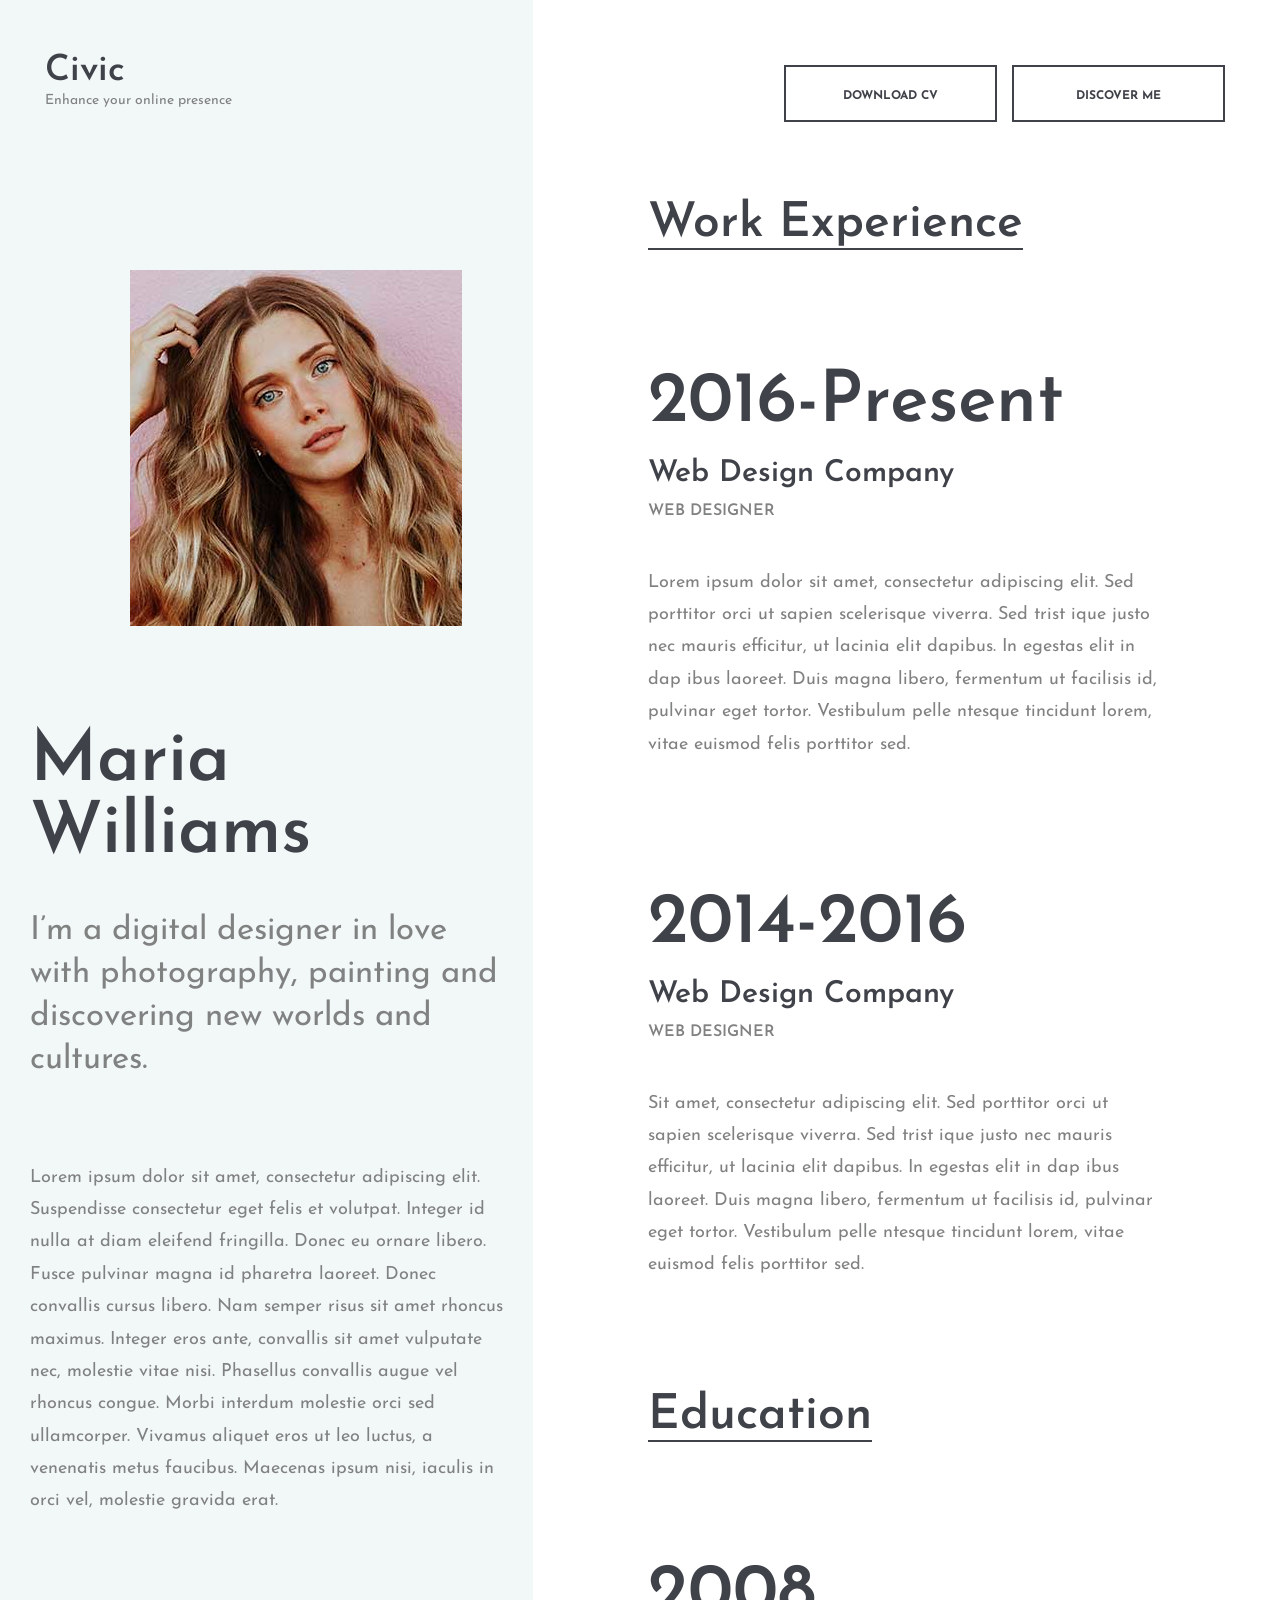
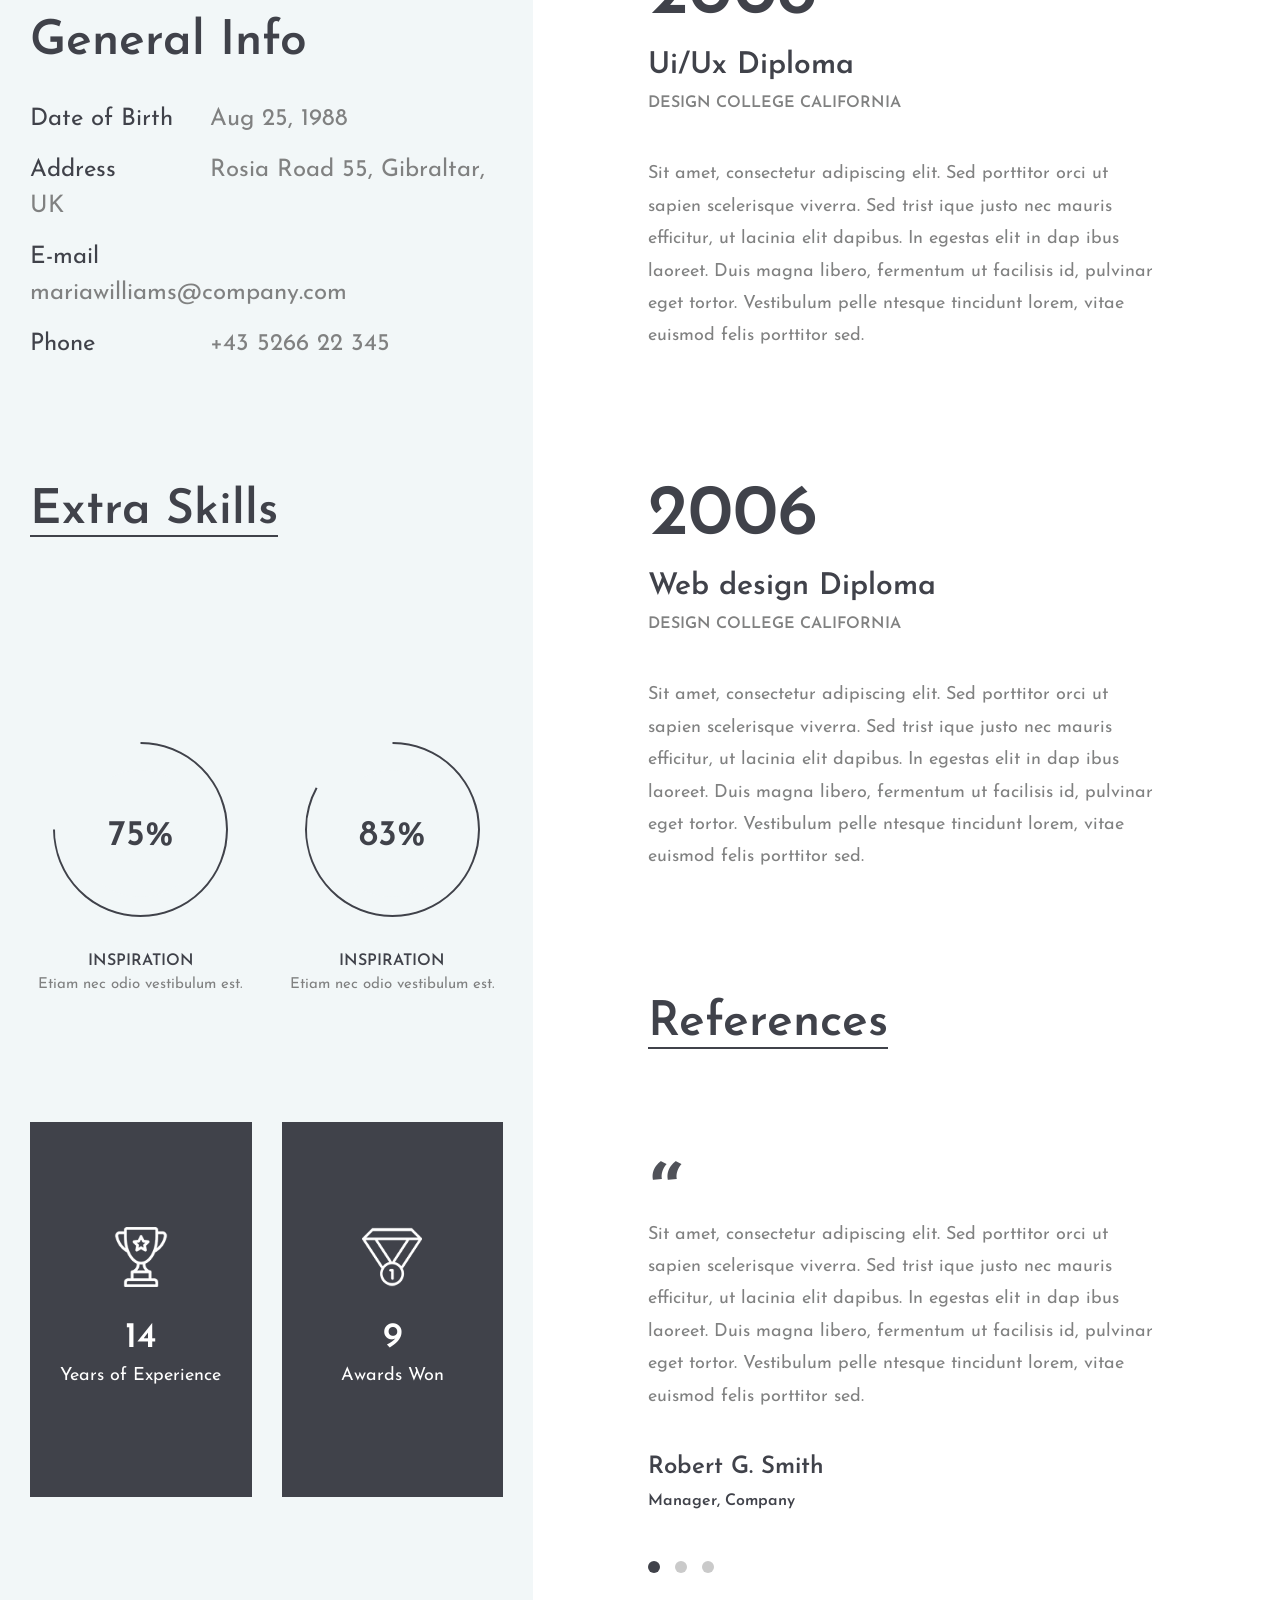
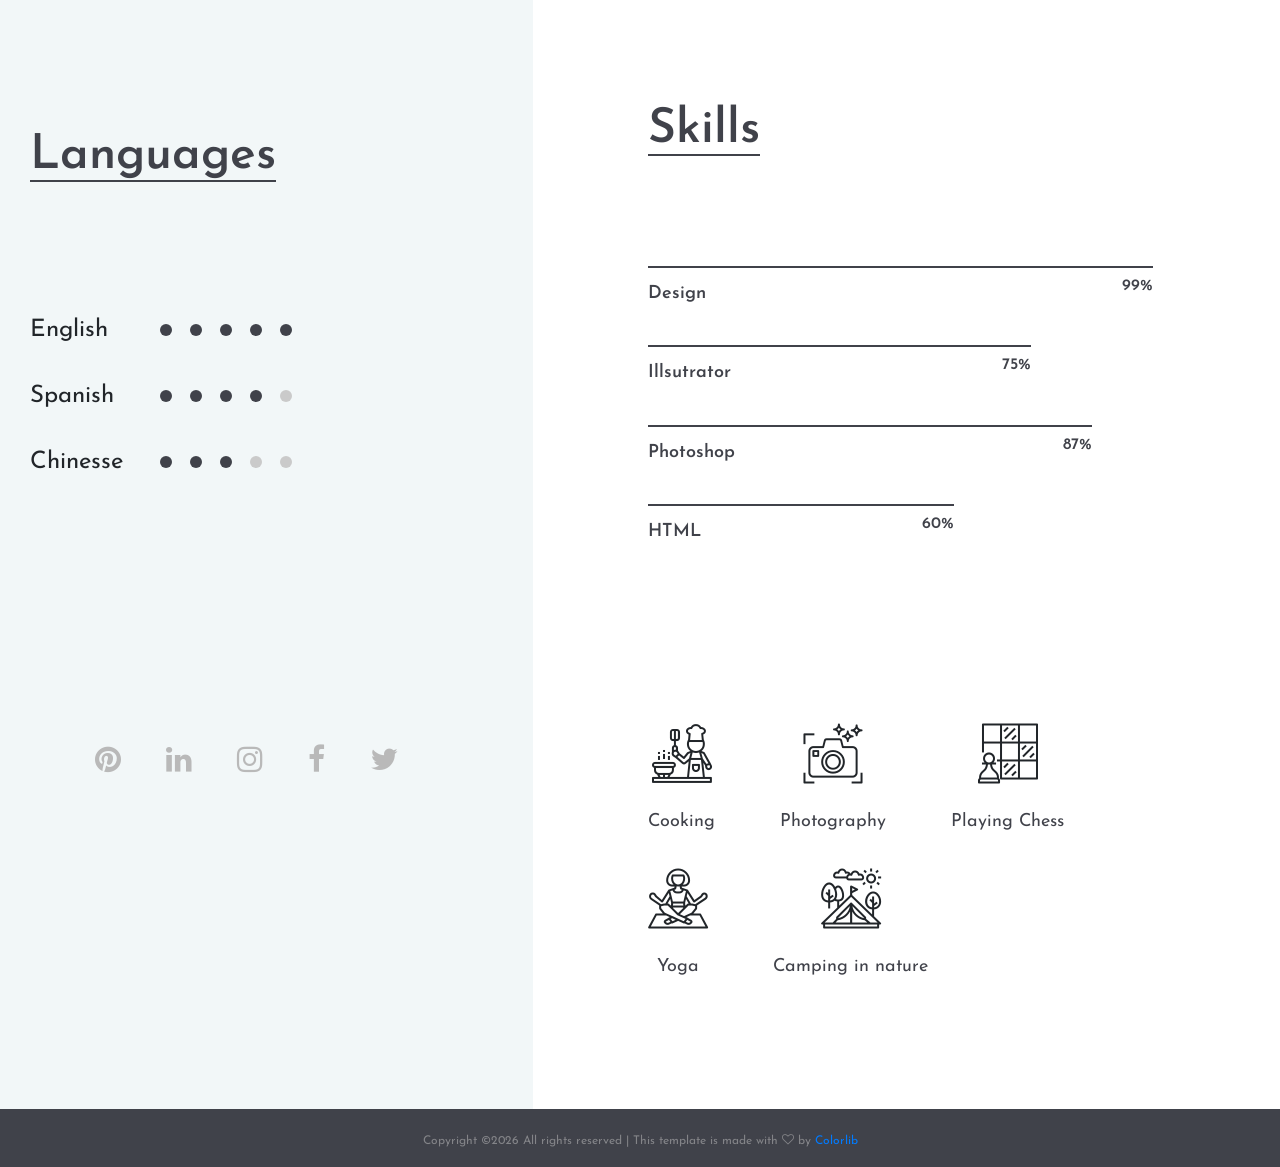
<file: home3.html>
<!DOCTYPE html>
<html lang="en">
<head>
	<title>Civic - CV Resume</title>
	<meta charset="UTF-8">
	<meta name="description" content="Civic - CV Resume">
	<meta name="keywords" content="resume, civic, onepage, creative, html">
	<meta name="viewport" content="width=device-width, initial-scale=1.0">
	<!-- Favicon -->   
	<link href="img/favicon.ico" rel="shortcut icon"/>

	<!-- Google Fonts -->
	<link href="https://fonts.googleapis.com/css?family=Josefin+Sans:400,400i,600,600i,700" rel="stylesheet">

	<!-- Stylesheets -->
	<link rel="stylesheet" href="css/bootstrap.min.css"/>
	<link rel="stylesheet" href="css/font-awesome.min.css"/>
	<link rel="stylesheet" href="css/flaticon.css"/>
	<link rel="stylesheet" href="css/owl.carousel.css"/>
	<link rel="stylesheet" href="css/magnific-popup.css"/>
	<link rel="stylesheet" href="css/style.css"/>


	<!--[if lt IE 9]>
	  <script src="https://oss.maxcdn.com/html5shiv/3.7.2/html5shiv.min.js"></script>
	  <script src="https://oss.maxcdn.com/respond/1.4.2/respond.min.js"></script>
	<![endif]-->

</head>
<body>
	<!-- Page Preloder -->
	<div id="preloder">
		<div class="loader"></div>
	</div>
	
	<div class="home-three-style">
		<!-- Header section start -->
		<header class="header-section">
			<div class="container-fluid">
				<div class="row">
					<div class="col-md-4">
						<div class="site-logo">
							<h2><a href="#">Civic</a></h2>
							<p>Enhance your online presence</p>
						</div>
					</div>
					<div class="col-md-8 text-md-right header-buttons">
						<a href="#" class="site-btn">Download CV</a>
						<a href="#" class="site-btn">Discover me</a>
					</div>
				</div>
			</div>
		</header>
		<!-- Header section end -->
		
		<div class="container-fluid p-0">
			<div class="row m-0">
				<div class="col-xl-5 col-lg-5 p-0">
					<div class="main-left-area h-100">
						<section class="intro-section">
							<figure class="hero-image">
								<img src="img/hero-3.jpg" alt="">
							</figure>
							<div class="hero-text">
								<h2>Maria<br>Williams</h2>
								<p>I’m a digital designer in love with photography, painting and discovering new worlds and cultures.</p>
							</div>
							<p class="mb-5">Lorem ipsum dolor sit amet, consectetur adipiscing elit. Suspendisse consectetur eget felis et volutpat. Integer id nulla at diam eleifend fringilla. Donec eu ornare libero. Fusce pulvinar magna id pharetra laoreet. Donec convallis cursus libero. Nam semper risus sit amet rhoncus maximus. Integer eros ante, convallis sit amet vulputate nec, molestie vitae nisi. Phasellus convallis augue vel rhoncus congue. Morbi interdum molestie orci sed ullamcorper. Vivamus aliquet eros ut leo luctus, a venenatis metus faucibus. Maecenas ipsum nisi, iaculis in orci vel, molestie gravida erat. </p>
							<div class="hero-info pt-5">
								<h2>General Info</h2>
								<ul>
									<li><span>Date of Birth</span>Aug 25, 1988</li>
									<li><span>Address</span>Rosia Road 55, Gibraltar, UK</li>
									<li><span>E-mail</span>mariawilliams@company.com</li>
									<li><span>Phone </span>+43 5266 22 345</li>
								</ul>
							</div>
						</section>

						<section class="extra-section spad">
							<div class="section-title">
								<h2>Extra Skills</h2>
							</div>
							<div class="row">
								<div class="col-md-6 text-center">
									<div class="fact-box trans">
										<div class="fact-content">
											<div class="circle-progress">
												<div id="progress1" class="prog-circle"></div>
												<div class="progress-info">
													<h2>75%</h2>
												</div>
												<div class="prog-title">
													<h3>Inspiration</h3>
													<p>Etiam nec odio vestibulum est.</p>
												</div>			
											</div>
										</div>
									</div>
								</div>
								<div class="col-md-6 text-center">
									<div class="fact-box trans">
										<div class="fact-content">
											<div class="circle-progress">
												<div id="progress2" class="prog-circle"></div>
												<div class="progress-info">
													<h2>83%</h2>
												</div>
												<div class="prog-title">
													<h3>Inspiration</h3>
													<p>Etiam nec odio vestibulum est.</p>
												</div>			
											</div>
										</div>
									</div>
								</div>
								<div class="col-md-6">
									<div class="fact-box">
										<div class="fact-content">
											<img src="img/icon/1-w.png" alt="">
											<h2>14</h2>
											<p>Years of Experience</p>
										</div>
									</div>
								</div>
								<div class="col-md-6">
									<div class="fact-box">
										<div class="fact-content">
											<img src="img/icon/2-w.png" alt="">
											<h2>9</h2>
											<p>Awards Won</p>
										</div>
									</div>
								</div>
							</div>
						</section>
						<section class="language-section spad">
							<div class="section-title">
								<h2>Languages</h2>
							</div>
							<ul class="language-progress">
								<li>English <div class="lan-prog" data-lanprogesss="5"></div></li>
								<li>Spanish <div class="lan-prog" data-lanprogesss="4"></div></li>
								<li>Chinesse <div class="lan-prog" data-lanprogesss="3"></div></li>
							</ul>
						</section>
						<div class="social-links">
							<a href=""><i class="fa fa-pinterest"></i></a>
							<a href=""><i class="fa fa-linkedin"></i></a>
							<a href=""><i class="fa fa-instagram"></i></a>
							<a href=""><i class="fa fa-facebook"></i></a>
							<a href=""><i class="fa fa-twitter"></i></a>
						</div>
					</div>
				</div>

				<div class="col-xl-6 col-lg-7">
					<div class="main-right-area">
						<!-- Resume section start -->
						<section class="resume-section spad pt-0">
							<div class="section-title">
								<h2>Work Experience</h2>
							</div>
							<ul class="resume-list">
								<li>
									<h2>2016-Present</h2>
									<h3>Web Design Company</h3>
									<h4>Web Designer</h4>
									<p>Lorem ipsum dolor sit amet, consectetur adipiscing elit. Sed porttitor orci ut sapien scelerisque viverra. Sed trist ique justo nec mauris efficitur, ut lacinia elit dapibus. In egestas elit in dap ibus laoreet. Duis magna libero, fermentum ut facilisis id, pulvinar eget tortor. Vestibulum pelle ntesque tincidunt lorem, vitae euismod felis porttitor sed. </p>
								</li>
								<li>
									<h2>2014-2016</h2>
									<h3>Web Design Company</h3>
									<h4>Web Designer</h4>
									<p>Sit amet, consectetur adipiscing elit. Sed porttitor orci ut sapien scelerisque viverra. Sed trist ique justo nec mauris efficitur, ut lacinia elit dapibus. In egestas elit in dap ibus laoreet. Duis magna libero, fermentum ut facilisis id, pulvinar eget tortor. Vestibulum pelle ntesque tincidunt lorem, vitae euismod felis porttitor sed. </p>
								</li>
							</ul>
						</section>
						<!-- Resume section end -->

						<!-- Resume section start -->
						<section class="resume-section">
							<div class="section-title">
								<h2>Education</h2>
							</div>
							<ul class="resume-list">
								<li>
									<h2>2008</h2>
									<h3>Ui/Ux Diploma</h3>
									<h4>Design College California</h4>
									<p>Sit amet, consectetur adipiscing elit. Sed porttitor orci ut sapien scelerisque viverra. Sed trist ique justo nec mauris efficitur, ut lacinia elit dapibus. In egestas elit in dap ibus laoreet. Duis magna libero, fermentum ut facilisis id, pulvinar eget tortor. Vestibulum pelle ntesque tincidunt lorem, vitae euismod felis porttitor sed. </p>
								</li>
								<li>
									<h2>2006</h2>
									<h3>Web design Diploma</h3>
									<h4>Design College California</h4>
									<p>Sit amet, consectetur adipiscing elit. Sed porttitor orci ut sapien scelerisque viverra. Sed trist ique justo nec mauris efficitur, ut lacinia elit dapibus. In egestas elit in dap ibus laoreet. Duis magna libero, fermentum ut facilisis id, pulvinar eget tortor. Vestibulum pelle ntesque tincidunt lorem, vitae euismod felis porttitor sed. </p>
								</li>
							</ul>
						</section>
						<!-- Resume section end -->
						
						<!-- Review section start -->
						<section class="review-section spad">
							<div class="section-title">
								<h2>References</h2>
							</div>
							<div class="review-slider owl-carousel">
								<div class="single-review">
									<div class="qut">“</div>
									<p>Sit amet, consectetur adipiscing elit. Sed porttitor orci ut sapien scelerisque viverra. Sed trist ique justo nec mauris efficitur, ut lacinia elit dapibus. In egestas elit in dap ibus laoreet. Duis magna libero, fermentum ut facilisis id, pulvinar eget tortor. Vestibulum pelle ntesque tincidunt lorem, vitae euismod felis porttitor sed. </p>
									<h3>Robert G. Smith</h3>
									<h4>Manager, Company</h4>
								</div>
								<div class="single-review">
									<div class="qut">“</div>
									<p>Sit amet, consectetur adipiscing elit. Sed porttitor orci ut sapien scelerisque viverra. Sed trist ique justo nec mauris efficitur, ut lacinia elit dapibus. In egestas elit in dap ibus laoreet. Duis magna libero, fermentum ut facilisis id, pulvinar eget tortor. Vestibulum pelle ntesque tincidunt lorem, vitae euismod felis porttitor sed. </p>
									<h3>Robert G. Smith</h3>
									<h4>Manager, Company</h4>
								</div>
								<div class="single-review">
									<div class="qut">“</div>
									<p>Sit amet, consectetur adipiscing elit. Sed porttitor orci ut sapien scelerisque viverra. Sed trist ique justo nec mauris efficitur, ut lacinia elit dapibus. In egestas elit in dap ibus laoreet. Duis magna libero, fermentum ut facilisis id, pulvinar eget tortor. Vestibulum pelle ntesque tincidunt lorem, vitae euismod felis porttitor sed. </p>
									<h3>Robert G. Smith</h3>
									<h4>Manager, Company</h4>
								</div>
							</div>
						</section>
						<!-- skill section start -->
						<div class="skill-section">
							<div class="section-title">
								<h2>Skills</h2>
							</div>
							<div class="skills">
								<div class="single-progress-item">
									<div class="progress-bar-style" data-progress="99"></div>
									<p>Design</p>
								</div>
								<div class="single-progress-item">
									<div class="progress-bar-style" data-progress="75"></div>
									<p>Illsutrator</p>
								</div>
								<div class="single-progress-item">
									<div class="progress-bar-style" data-progress="87"></div>
									<p>Photoshop</p>
								</div>
								<div class="single-progress-item">
									<div class="progress-bar-style" data-progress="60"></div>
									<p>HTML</p>
								</div>
							</div>
							<div class="icon-box-area spad">
								<div class="icon-box">
									<i class="flaticon-032-cooking"></i>
									<p>Cooking</p>
								</div>
								<div class="icon-box">
									<i class="flaticon-015-photo-camera"></i>
									<p>Photography</p>
								</div>
								<div class="icon-box">
									<i class="flaticon-013-chess-1"></i>
									<p>Playing Chess</p>
								</div>
								<div class="icon-box">
									<i class="flaticon-001-yoga"></i>
									<p>Yoga</p>
								</div>
								<div class="icon-box">
									<i class="flaticon-035-tent"></i>
									<p>Camping in nature</p>
								</div>
							</div>
						</div>
						<!-- skill section end -->
					</div>
				</div>
			</div>
		</div>
	</div>

	<!-- Footer section start -->
	<footer class="footer-section">
		<div class="container text-center">
			<div class="copyright"><!-- Link back to Colorlib can't be removed. Template is licensed under CC BY 3.0. -->
Copyright &copy;<script>document.write(new Date().getFullYear());</script> All rights reserved | This template is made with <i class="fa fa-heart-o" aria-hidden="true"></i> by <a href="https://colorlib.com" target="_blank">Colorlib</a>
<!-- Link back to Colorlib can't be removed. Template is licensed under CC BY 3.0. -->
</div>
		</div>
	</footer>
	<!-- Footer section end -->
		

	<!--====== Javascripts & Jquery ======-->
	<script src="js/jquery-2.1.4.min.js"></script>
	<script src="js/bootstrap.min.js"></script>
	<script src="js/owl.carousel.min.js"></script>
	<script src="js/magnific-popup.min.js"></script>
	<script src="js/circle-progress.min.js"></script>
	<script src="js/main.js"></script>
</body>
</html>
</file>
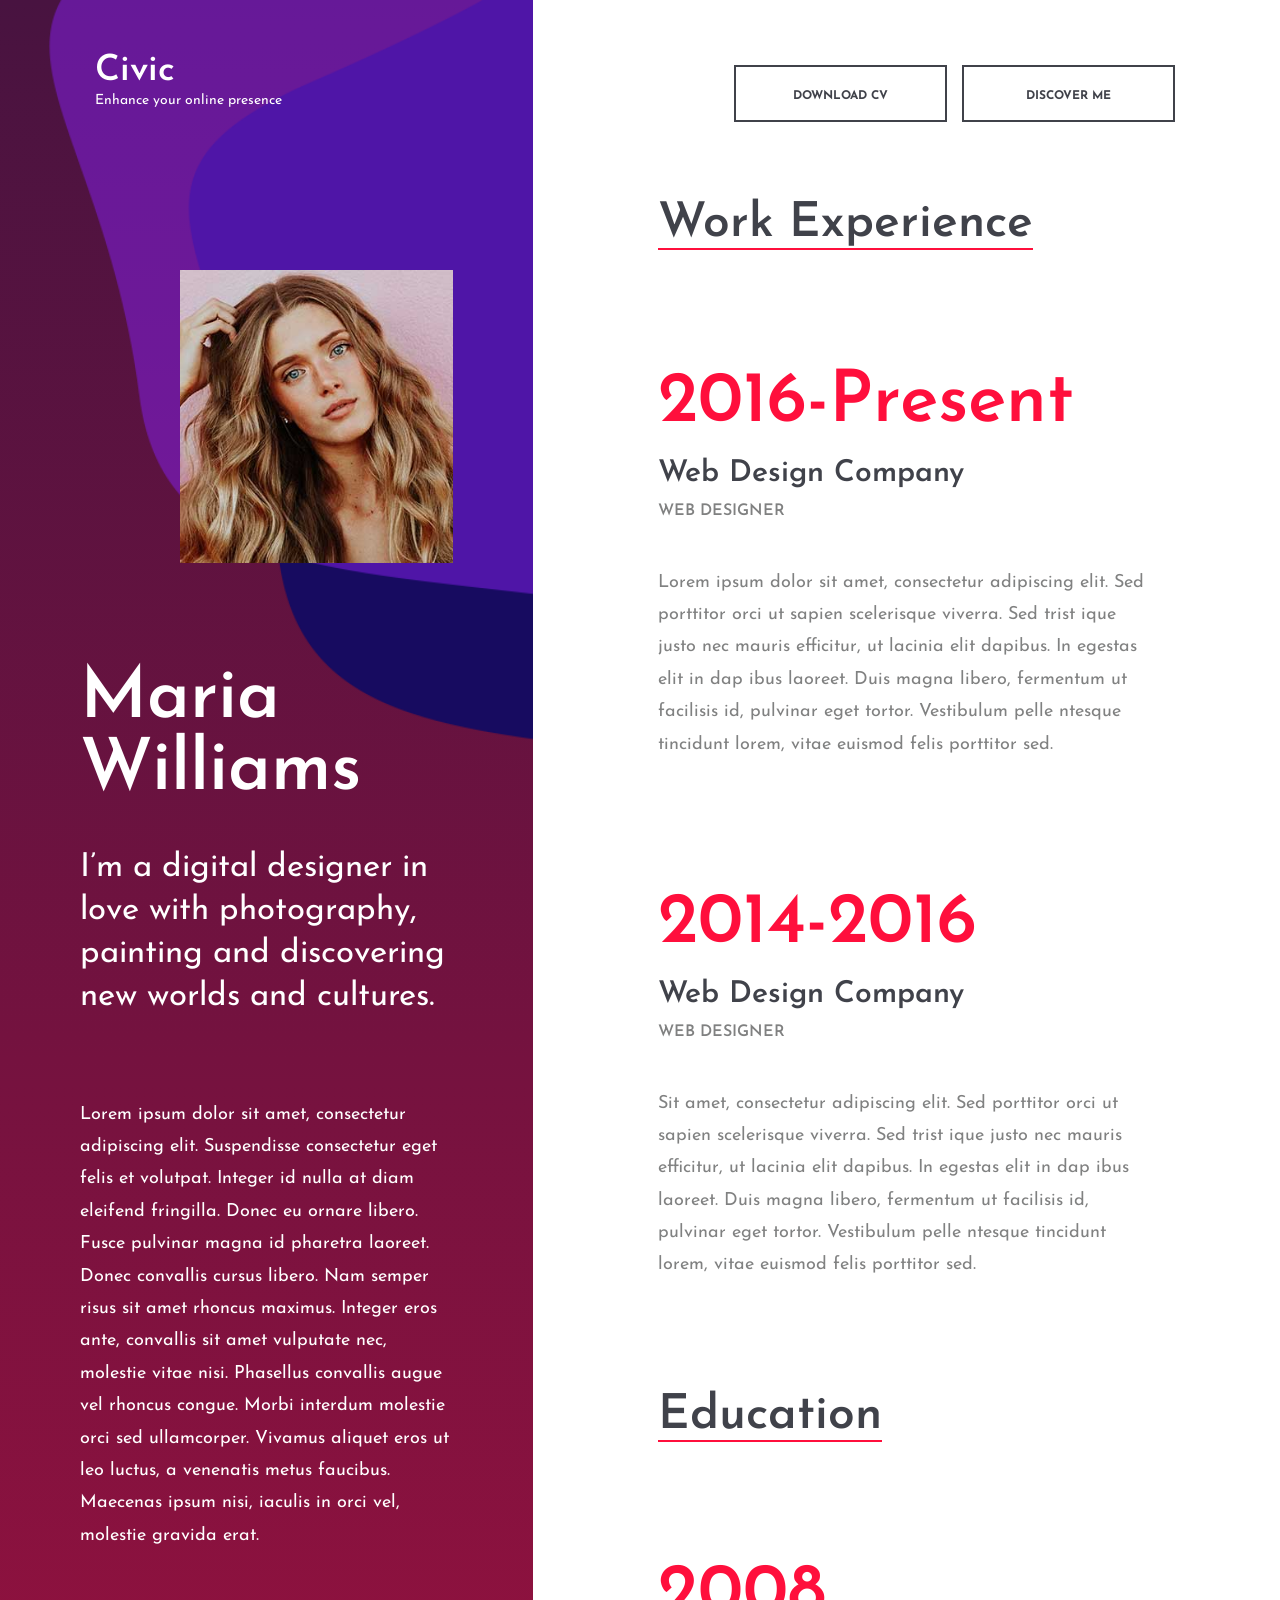
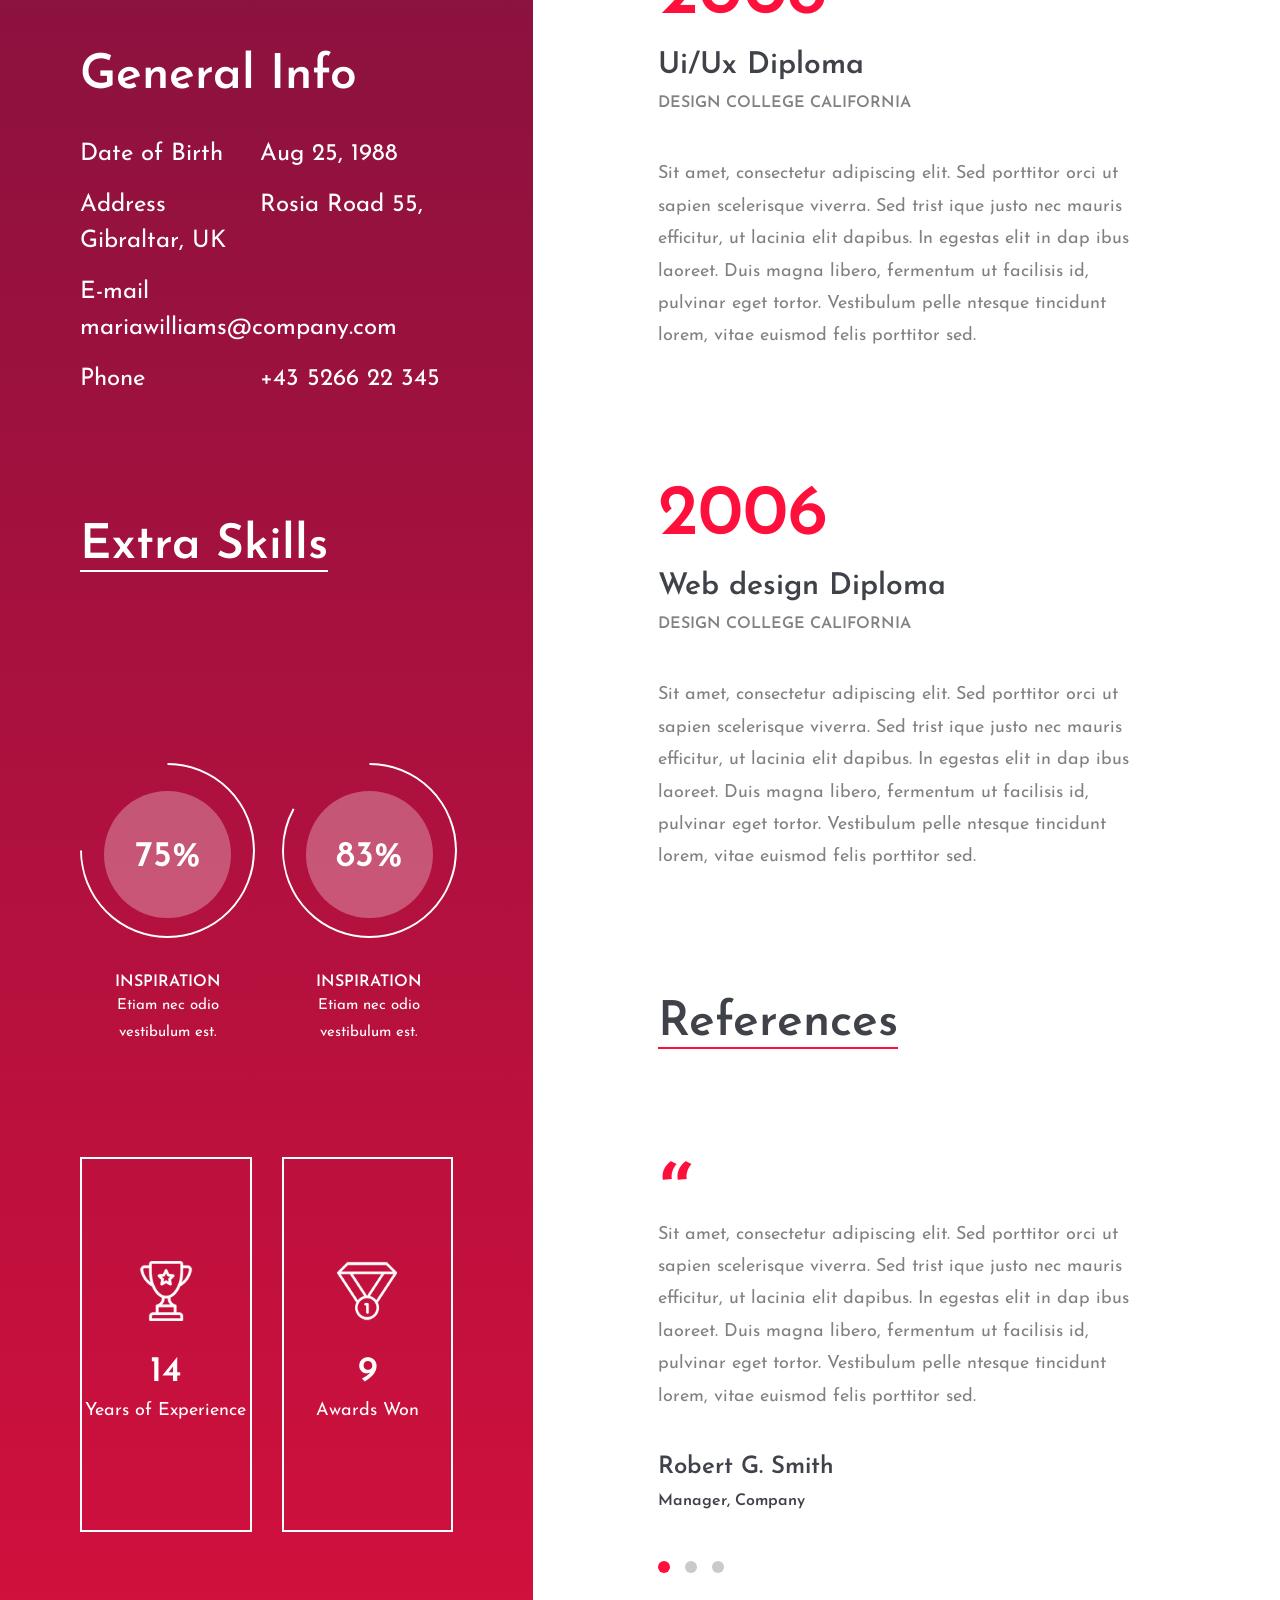
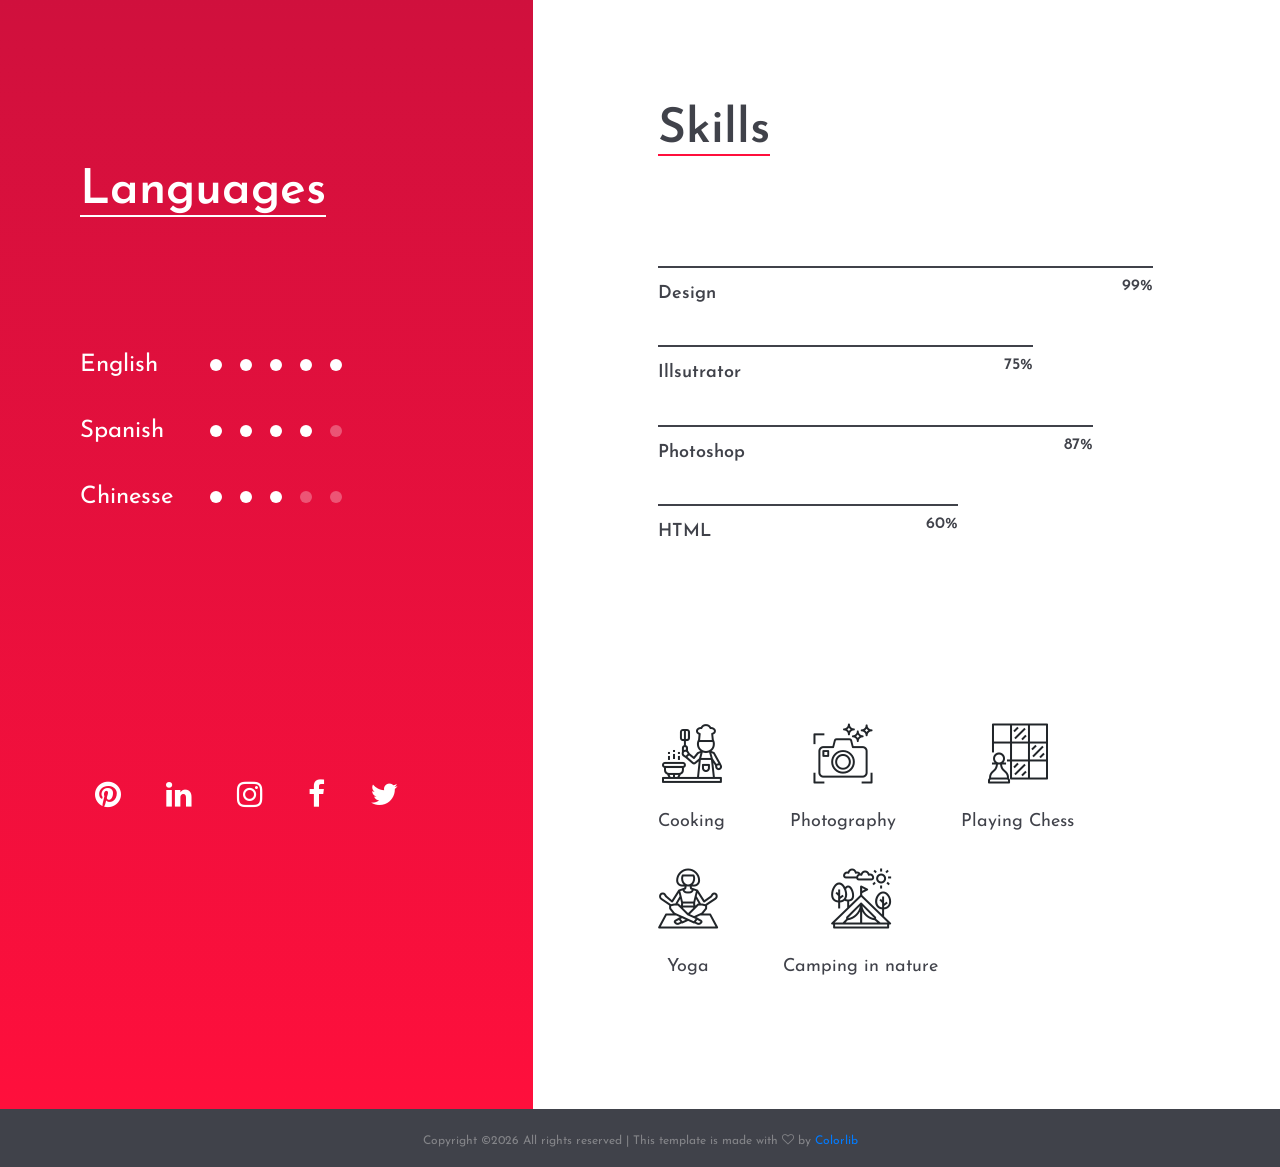
<file: home4.html>
<!DOCTYPE html>
<html lang="en">
<head>
	<title>Civic - CV Resume</title>
	<meta charset="UTF-8">
	<meta name="description" content="Civic - CV Resume">
	<meta name="keywords" content="resume, civic, onepage, creative, html">
	<meta name="viewport" content="width=device-width, initial-scale=1.0">
	<!-- Favicon -->   
	<link href="img/favicon.ico" rel="shortcut icon"/>

	<!-- Google Fonts -->
	<link href="https://fonts.googleapis.com/css?family=Josefin+Sans:400,400i,600,600i,700" rel="stylesheet">

	<!-- Stylesheets -->
	<link rel="stylesheet" href="css/bootstrap.min.css"/>
	<link rel="stylesheet" href="css/font-awesome.min.css"/>
	<link rel="stylesheet" href="css/flaticon.css"/>
	<link rel="stylesheet" href="css/owl.carousel.css"/>
	<link rel="stylesheet" href="css/magnific-popup.css"/>
	<link rel="stylesheet" href="css/style.css"/>


	<!--[if lt IE 9]>
	  <script src="https://oss.maxcdn.com/html5shiv/3.7.2/html5shiv.min.js"></script>
	  <script src="https://oss.maxcdn.com/respond/1.4.2/respond.min.js"></script>
	<![endif]-->

</head>
<body>
	<!-- Page Preloder -->
	<div id="preloder">
		<div class="loader"></div>
	</div>
	
	<div class="home-four-style">
		<!-- Header section start -->
		<header class="header-section">
			<div class="container-fluid">
				<div class="row">
					<div class="col-md-4">
						<div class="site-logo">
							<h2><a href="#">Civic</a></h2>
							<p>Enhance your online presence</p>
						</div>
					</div>
					<div class="col-md-8 text-md-right header-buttons">
						<a href="#" class="site-btn">Download CV</a>
						<a href="#" class="site-btn">Discover me</a>
					</div>
				</div>
			</div>
		</header>
		<!-- Header section end -->

		<div class="container-fluid p-0">
			<div class="row m-0">
				<div class="col-xl-5 col-lg-5 p-0">
					<div class="main-left-area h-100">
						<!-- hero section -->
						<section class="intro-section">
							<figure class="hero-image">
								<img src="img/hero-3.jpg" alt="">
							</figure>
							<div class="hero-text">
								<h2>Maria<br>Williams</h2>
								<p>I’m a digital designer in love with photography, painting and discovering new worlds and cultures.</p>
							</div>
							<p class="mb-5">Lorem ipsum dolor sit amet, consectetur adipiscing elit. Suspendisse consectetur eget felis et volutpat. Integer id nulla at diam eleifend fringilla. Donec eu ornare libero. Fusce pulvinar magna id pharetra laoreet. Donec convallis cursus libero. Nam semper risus sit amet rhoncus maximus. Integer eros ante, convallis sit amet vulputate nec, molestie vitae nisi. Phasellus convallis augue vel rhoncus congue. Morbi interdum molestie orci sed ullamcorper. Vivamus aliquet eros ut leo luctus, a venenatis metus faucibus. Maecenas ipsum nisi, iaculis in orci vel, molestie gravida erat. </p>
							<div class="hero-info pt-5">
								<h2>General Info</h2>
								<ul>
									<li><span>Date of Birth</span>Aug 25, 1988</li>
									<li><span>Address</span>Rosia Road 55, Gibraltar, UK</li>
									<li><span>E-mail</span>mariawilliams@company.com</li>
									<li><span>Phone </span>+43 5266 22 345</li>
								</ul>
							</div>
						</section>
						<!-- extra section -->
						<section class="extra-section spad">
							<div class="section-title">
								<h2>Extra Skills</h2>
							</div>
							<div class="row">
								<div class="col-md-6 text-center">
									<div class="fact-box trans">
										<div class="fact-content">
											<div class="circle-progress">
												<div id="progress3" class="prog-circle"></div>
												<div class="progress-info">
													<h2>75%</h2>
												</div>
												<div class="prog-title">
													<h3>Inspiration</h3>
													<p>Etiam nec odio vestibulum est.</p>
												</div>			
											</div>
										</div>
									</div>
								</div>
								<div class="col-md-6 text-center">
									<div class="fact-box trans">
										<div class="fact-content">
											<div class="circle-progress">
												<div id="progress4" class="prog-circle"></div>
												<div class="progress-info">
													<h2>83%</h2>
												</div>
												<div class="prog-title">
													<h3>Inspiration</h3>
													<p>Etiam nec odio vestibulum est.</p>
												</div>			
											</div>
										</div>
									</div>
								</div>
								<div class="col-md-6">
									<div class="fact-box">
										<div class="fact-content">
											<img src="img/icon/1-w.png" alt="">
											<h2>14</h2>
											<p>Years of Experience</p>
										</div>
									</div>
								</div>
								<div class="col-md-6">
									<div class="fact-box">
										<div class="fact-content">
											<img src="img/icon/2-w.png" alt="">
											<h2>9</h2>
											<p>Awards Won</p>
										</div>
									</div>
								</div>
							</div>
						</section>
						<!-- language skill section -->
						<section class="language-section spad">
							<div class="section-title">
								<h2>Languages</h2>
							</div>
							<ul class="language-progress">
								<li>English <div class="lan-prog" data-lanprogesss="5"></div></li>
								<li>Spanish <div class="lan-prog" data-lanprogesss="4"></div></li>
								<li>Chinesse <div class="lan-prog" data-lanprogesss="3"></div></li>
							</ul>
						</section>
						<div class="social-links">
							<a href=""><i class="fa fa-pinterest"></i></a>
							<a href=""><i class="fa fa-linkedin"></i></a>
							<a href=""><i class="fa fa-instagram"></i></a>
							<a href=""><i class="fa fa-facebook"></i></a>
							<a href=""><i class="fa fa-twitter"></i></a>
						</div>
					</div>
				</div>
				<div class="col-xl-6 col-lg-7">
					<div class="main-right-area">
						<!-- Resume section start -->
						<section class="resume-section spad pt-0">
							<div class="section-title">
								<h2>Work Experience</h2>
							</div>
							<ul class="resume-list">
								<li>
									<h2>2016-Present</h2>
									<h3>Web Design Company</h3>
									<h4>Web Designer</h4>
									<p>Lorem ipsum dolor sit amet, consectetur adipiscing elit. Sed porttitor orci ut sapien scelerisque viverra. Sed trist ique justo nec mauris efficitur, ut lacinia elit dapibus. In egestas elit in dap ibus laoreet. Duis magna libero, fermentum ut facilisis id, pulvinar eget tortor. Vestibulum pelle ntesque tincidunt lorem, vitae euismod felis porttitor sed. </p>
								</li>
								<li>
									<h2>2014-2016</h2>
									<h3>Web Design Company</h3>
									<h4>Web Designer</h4>
									<p>Sit amet, consectetur adipiscing elit. Sed porttitor orci ut sapien scelerisque viverra. Sed trist ique justo nec mauris efficitur, ut lacinia elit dapibus. In egestas elit in dap ibus laoreet. Duis magna libero, fermentum ut facilisis id, pulvinar eget tortor. Vestibulum pelle ntesque tincidunt lorem, vitae euismod felis porttitor sed. </p>
								</li>
							</ul>
						</section>
						<!-- Resume section end -->

						<!-- Resume section start -->
						<section class="resume-section">
							<div class="section-title">
								<h2>Education</h2>
							</div>
							<ul class="resume-list">
								<li>
									<h2>2008</h2>
									<h3>Ui/Ux Diploma</h3>
									<h4>Design College California</h4>
									<p>Sit amet, consectetur adipiscing elit. Sed porttitor orci ut sapien scelerisque viverra. Sed trist ique justo nec mauris efficitur, ut lacinia elit dapibus. In egestas elit in dap ibus laoreet. Duis magna libero, fermentum ut facilisis id, pulvinar eget tortor. Vestibulum pelle ntesque tincidunt lorem, vitae euismod felis porttitor sed. </p>
								</li>
								<li>
									<h2>2006</h2>
									<h3>Web design Diploma</h3>
									<h4>Design College California</h4>
									<p>Sit amet, consectetur adipiscing elit. Sed porttitor orci ut sapien scelerisque viverra. Sed trist ique justo nec mauris efficitur, ut lacinia elit dapibus. In egestas elit in dap ibus laoreet. Duis magna libero, fermentum ut facilisis id, pulvinar eget tortor. Vestibulum pelle ntesque tincidunt lorem, vitae euismod felis porttitor sed. </p>
								</li>
							</ul>
						</section>
						<!-- Resume section end -->

						
						<!-- Review section start -->
						<section class="review-section spad">
							<div class="section-title">
								<h2>References</h2>
							</div>
							<div class="review-slider owl-carousel">
								<div class="single-review">
									<div class="qut">“</div>
									<p>Sit amet, consectetur adipiscing elit. Sed porttitor orci ut sapien scelerisque viverra. Sed trist ique justo nec mauris efficitur, ut lacinia elit dapibus. In egestas elit in dap ibus laoreet. Duis magna libero, fermentum ut facilisis id, pulvinar eget tortor. Vestibulum pelle ntesque tincidunt lorem, vitae euismod felis porttitor sed. </p>
									<h3>Robert G. Smith</h3>
									<h4>Manager, Company</h4>
								</div>
								<div class="single-review">
									<div class="qut">“</div>
									<p>Sit amet, consectetur adipiscing elit. Sed porttitor orci ut sapien scelerisque viverra. Sed trist ique justo nec mauris efficitur, ut lacinia elit dapibus. In egestas elit in dap ibus laoreet. Duis magna libero, fermentum ut facilisis id, pulvinar eget tortor. Vestibulum pelle ntesque tincidunt lorem, vitae euismod felis porttitor sed. </p>
									<h3>Robert G. Smith</h3>
									<h4>Manager, Company</h4>
								</div>
								<div class="single-review">
									<div class="qut">“</div>
									<p>Sit amet, consectetur adipiscing elit. Sed porttitor orci ut sapien scelerisque viverra. Sed trist ique justo nec mauris efficitur, ut lacinia elit dapibus. In egestas elit in dap ibus laoreet. Duis magna libero, fermentum ut facilisis id, pulvinar eget tortor. Vestibulum pelle ntesque tincidunt lorem, vitae euismod felis porttitor sed. </p>
									<h3>Robert G. Smith</h3>
									<h4>Manager, Company</h4>
								</div>
							</div>
						</section>
						<!-- skill section start -->
						<div class="skill-section">
							<div class="section-title">
								<h2>Skills</h2>
							</div>
							<!-- progress bars -->
							<div class="skills">
								<div class="single-progress-item">
									<div class="progress-bar-style" data-progress="99"></div>
									<p>Design</p>
								</div>
								<div class="single-progress-item">
									<div class="progress-bar-style" data-progress="75"></div>
									<p>Illsutrator</p>
								</div>
								<div class="single-progress-item">
									<div class="progress-bar-style" data-progress="87"></div>
									<p>Photoshop</p>
								</div>
								<div class="single-progress-item">
									<div class="progress-bar-style" data-progress="60"></div>
									<p>HTML</p>
								</div>
							</div>
							<!-- icon boxes -->
							<div class="icon-box-area spad">
								<div class="icon-box">
									<i class="flaticon-032-cooking"></i>
									<p>Cooking</p>
								</div>
								<div class="icon-box">
									<i class="flaticon-015-photo-camera"></i>
									<p>Photography</p>
								</div>
								<div class="icon-box">
									<i class="flaticon-013-chess-1"></i>
									<p>Playing Chess</p>
								</div>
								<div class="icon-box">
									<i class="flaticon-001-yoga"></i>
									<p>Yoga</p>
								</div>
								<div class="icon-box">
									<i class="flaticon-035-tent"></i>
									<p>Camping in nature</p>
								</div>
							</div>
						</div>
						<!-- skill section end -->
					</div>
				</div>
			</div>
		</div>
	</div>
	<!-- Footer section start -->
	<footer class="footer-section">
		<div class="container text-center">
			<div class="copyright"><!-- Link back to Colorlib can't be removed. Template is licensed under CC BY 3.0. -->
Copyright &copy;<script>document.write(new Date().getFullYear());</script> All rights reserved | This template is made with <i class="fa fa-heart-o" aria-hidden="true"></i> by <a href="https://colorlib.com" target="_blank">Colorlib</a>
<!-- Link back to Colorlib can't be removed. Template is licensed under CC BY 3.0. -->
</div>
		</div>
	</footer>
	<!-- Footer section end -->
		

	<!--====== Javascripts & Jquery ======-->
	<script src="js/jquery-2.1.4.min.js"></script>
	<script src="js/bootstrap.min.js"></script>
	<script src="js/owl.carousel.min.js"></script>
	<script src="js/magnific-popup.min.js"></script>
	<script src="js/circle-progress.min.js"></script>
	<script src="js/main.js"></script>
</body>
</html>
</file>
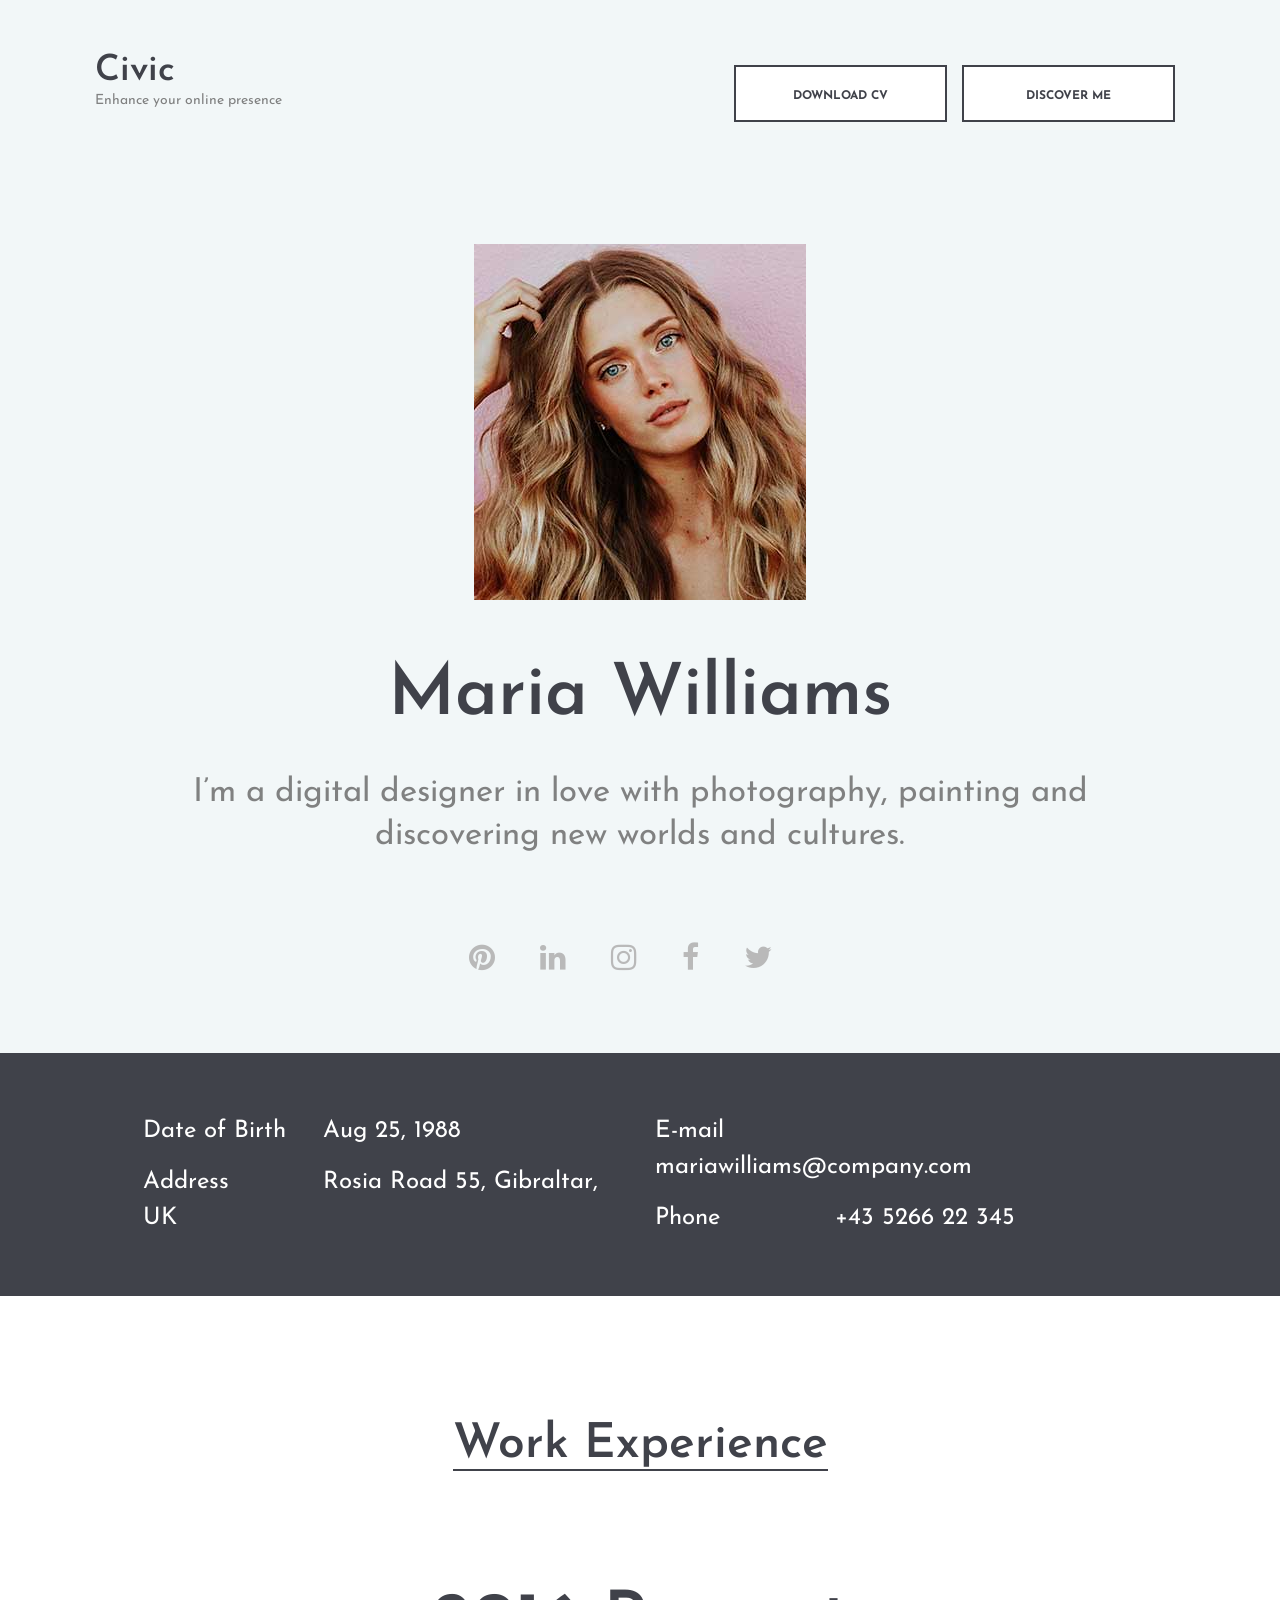
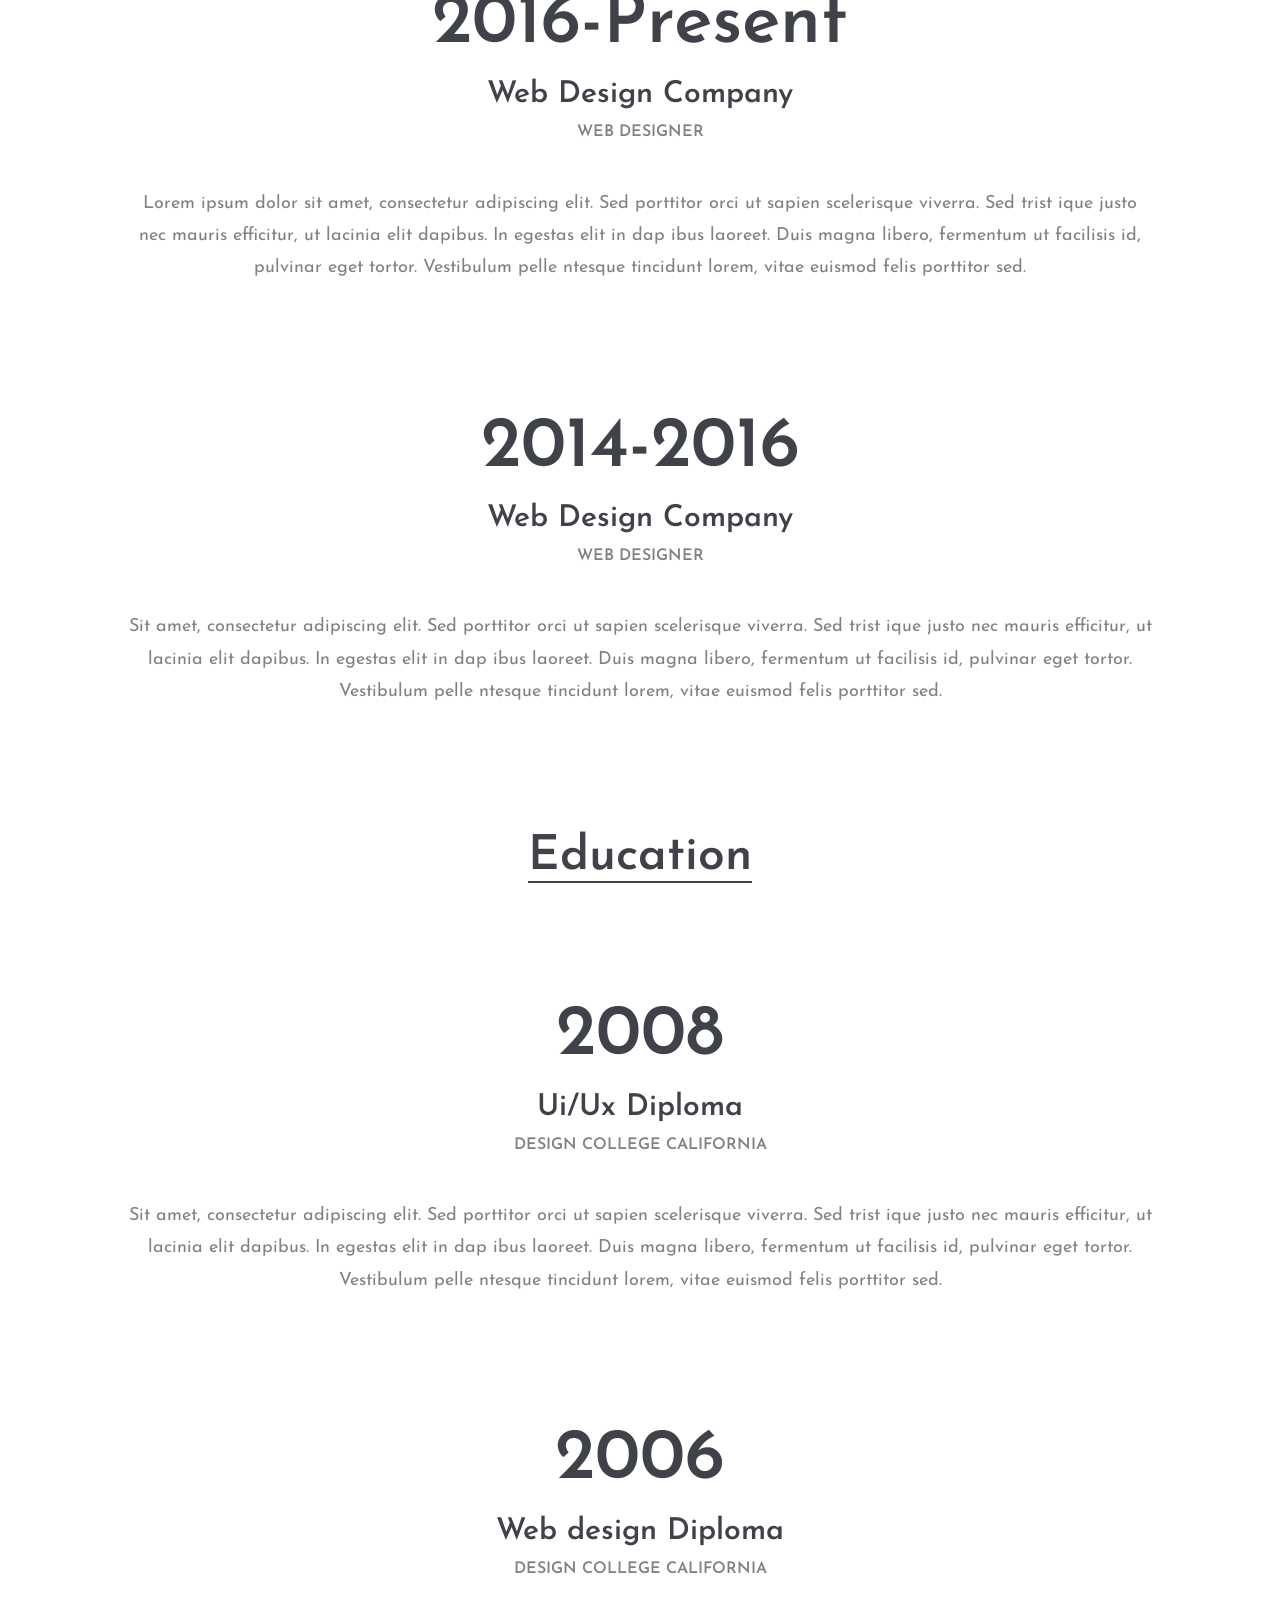
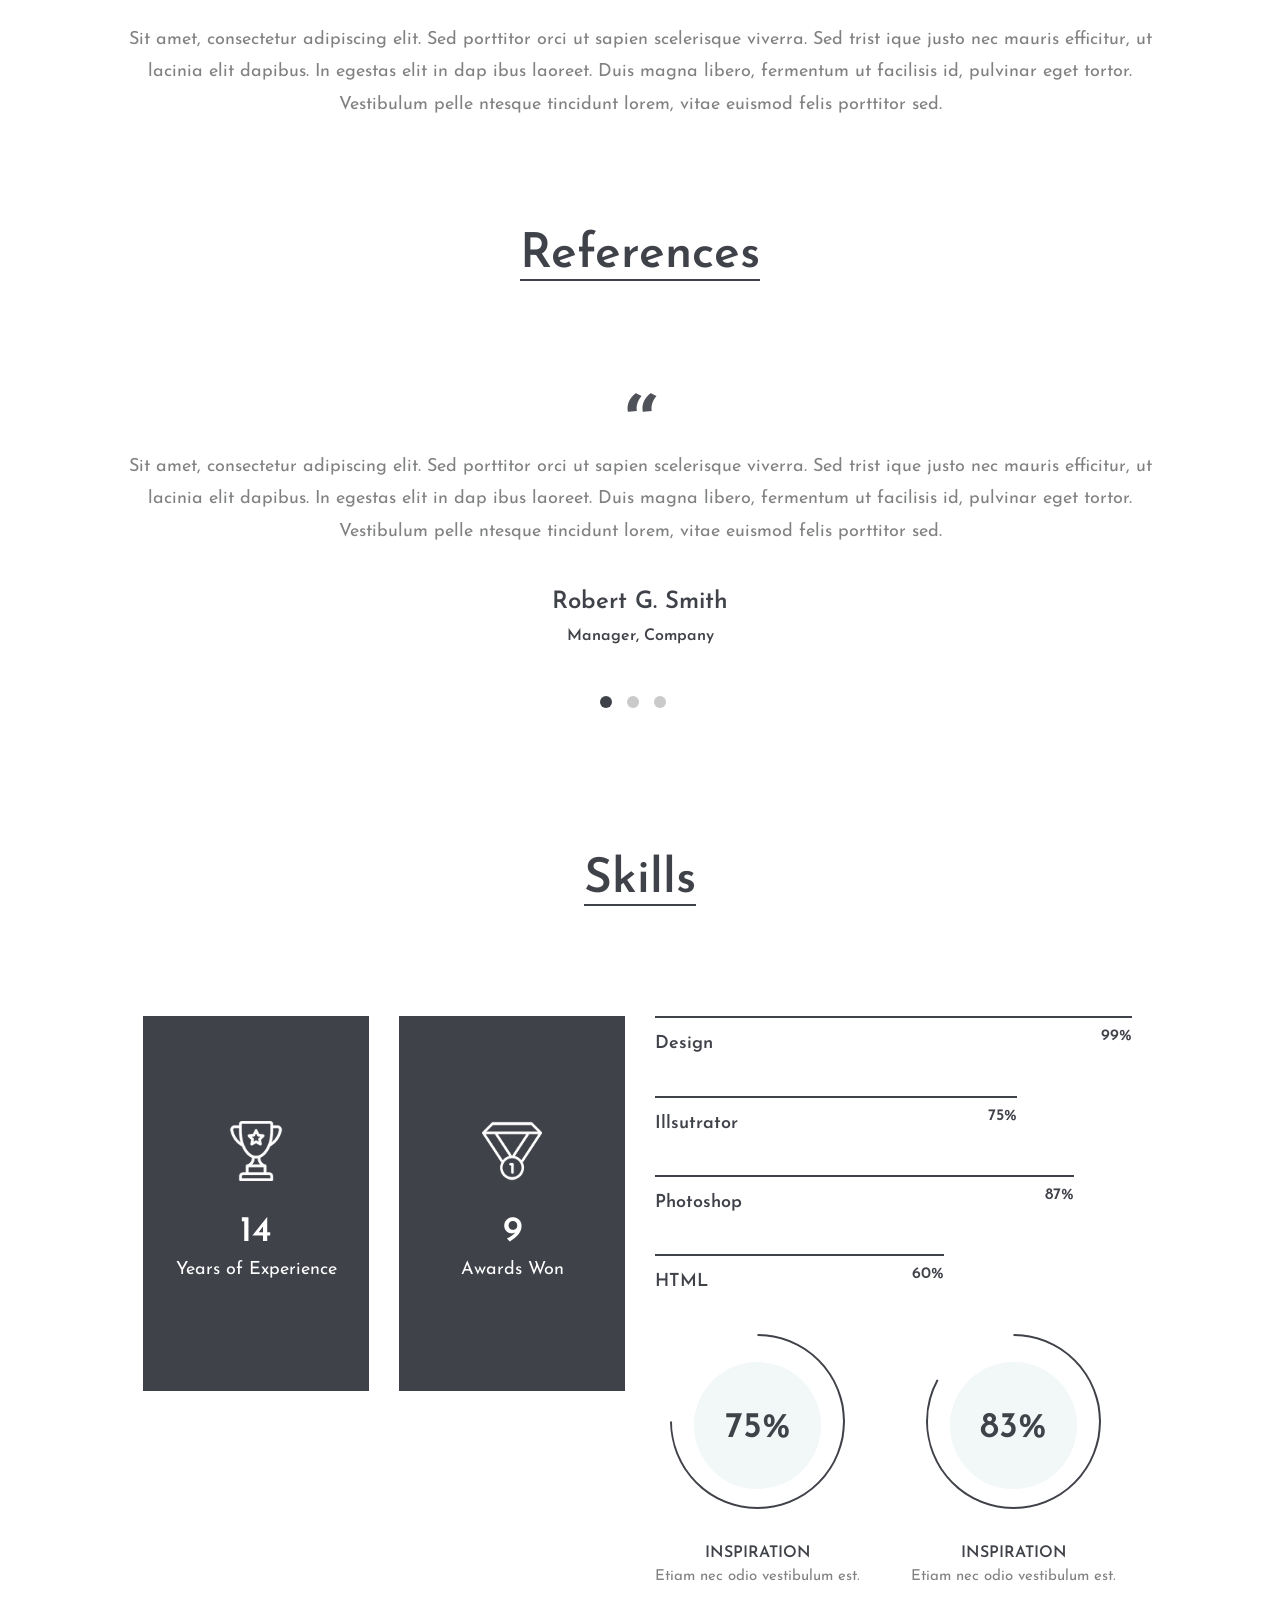
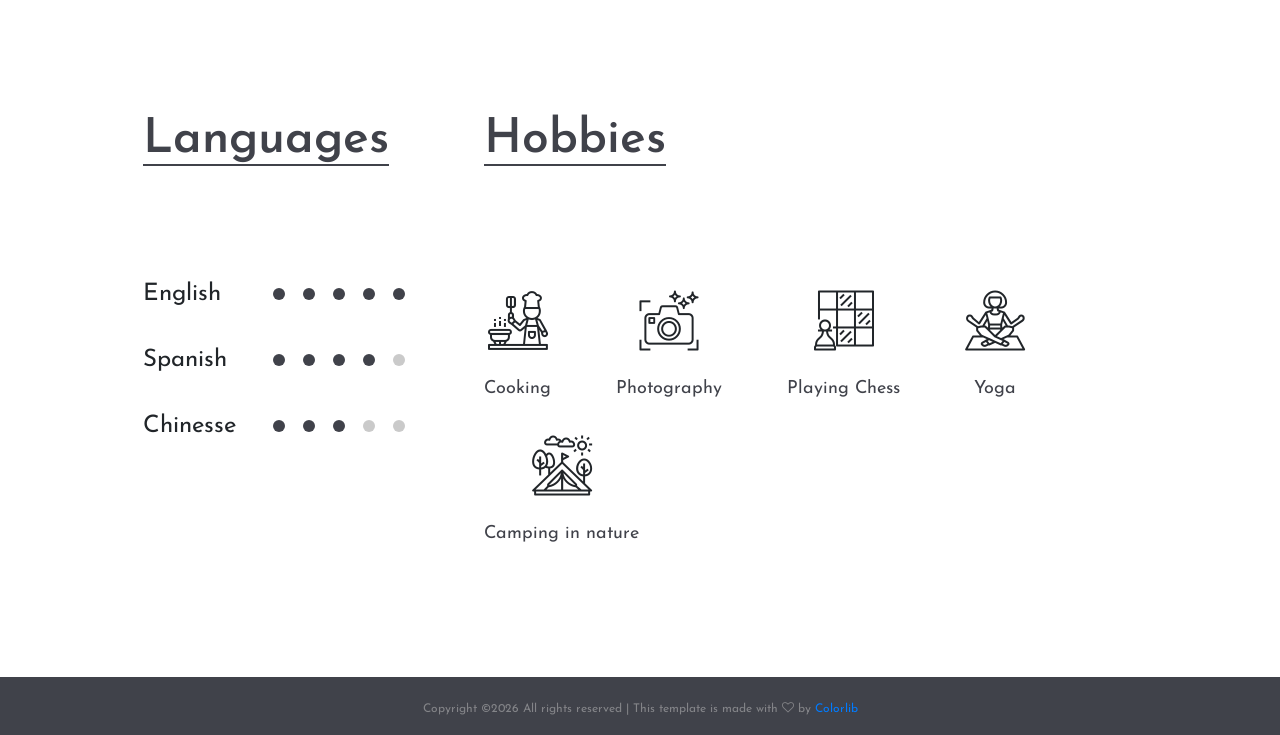
<file: home5.html>
<!DOCTYPE html>
<html lang="en">
<head>
	<title>Civic - CV Resume</title>
	<meta charset="UTF-8">
	<meta name="description" content="Civic - CV Resume">
	<meta name="keywords" content="resume, civic, onepage, creative, html">
	<meta name="viewport" content="width=device-width, initial-scale=1.0">
	<!-- Favicon -->   
	<link href="img/favicon.ico" rel="shortcut icon"/>

	<!-- Google Fonts -->
	<link href="https://fonts.googleapis.com/css?family=Josefin+Sans:400,400i,600,600i,700" rel="stylesheet">

	<!-- Stylesheets -->
	<link rel="stylesheet" href="css/bootstrap.min.css"/>
	<link rel="stylesheet" href="css/font-awesome.min.css"/>
	<link rel="stylesheet" href="css/flaticon.css"/>
	<link rel="stylesheet" href="css/owl.carousel.css"/>
	<link rel="stylesheet" href="css/magnific-popup.css"/>
	<link rel="stylesheet" href="css/style.css"/>


	<!--[if lt IE 9]>
	  <script src="https://oss.maxcdn.com/html5shiv/3.7.2/html5shiv.min.js"></script>
	  <script src="https://oss.maxcdn.com/respond/1.4.2/respond.min.js"></script>
	<![endif]-->

</head>
<body>
	<!-- Page Preloder -->
	<div id="preloder">
		<div class="loader"></div>
	</div>
	
	<div class="home-five-style">
		<!-- Header section start -->
		<header class="header-section">
			<div class="container-fluid">
				<div class="row">
					<div class="col-md-5">
						<div class="site-logo">
							<h2><a href="#">Civic</a></h2>
							<p>Enhance your online presence</p>
						</div>
					</div>
					<div class="col-md-7 text-md-right header-buttons">
						<a href="#" class="site-btn">Download CV</a>
						<a href="#" class="site-btn">Discover me</a>
					</div>
				</div>
			</div>
		</header>
		<!-- Header section end -->

		<!-- Hero section start -->
		<section class="hero-section">
			<div class="container-fluid text-center">
				<img src="img/hero-3.jpg" alt="">
				<div class="hero-text">
					<h2>Maria Williams</h2>
					<p>I’m a digital designer in love with photography, painting and<br>discovering new worlds and cultures.</p>
				</div>
				<div class="social-links">
					<a href=""><i class="fa fa-pinterest"></i></a>
					<a href=""><i class="fa fa-linkedin"></i></a>
					<a href=""><i class="fa fa-instagram"></i></a>
					<a href=""><i class="fa fa-facebook"></i></a>
					<a href=""><i class="fa fa-twitter"></i></a>
				</div>
			</div>
		</section>
		<!-- Hero section end -->

		<!-- Info section start -->
		<div class="info-section">
			<div class="container-fluid">
				<div class="row">
					<div class="col-xl-8 offset-xl-2 container-warp">
						<div class="row">
							<div class="col-md-6">
								<div class="hero-info mb-4 mb-md-0">
									<ul>
										<li><span>Date of Birth</span>Aug 25, 1988</li>
										<li><span>Address</span>Rosia Road 55, Gibraltar, UK</li>
									</ul>
								</div>
							</div>
							<div class="col-md-6">
								<div class="hero-info">
									<ul>
										<li><span>E-mail</span>mariawilliams@company.com</li>
										<li><span>Phone </span>+43 5266 22 345</li>
									</ul>
								</div>
							</div>
						</div>
					</div>
				</div>
			</div>
		</div>
		<!-- Info section end -->

		<!-- Resume section start -->
		<section class="resume-section spad">
			<div class="container-fluid">
				<div class="row">
					<div class="col-lg-10 col-xl-6 offset-lg-1 offset-xl-3 container-warp text-center p-xl-0">
						<div class="section-title">
							<h2>Work Experience</h2>
						</div>
						<ul class="resume-list">
							<li>
								<h2>2016-Present</h2>
								<h3>Web Design Company</h3>
								<h4>Web Designer</h4>
								<p>Lorem ipsum dolor sit amet, consectetur adipiscing elit. Sed porttitor orci ut sapien scelerisque viverra. Sed trist ique justo nec mauris efficitur, ut lacinia elit dapibus. In egestas elit in dap ibus laoreet. Duis magna libero, fermentum ut facilisis id, pulvinar eget tortor. Vestibulum pelle ntesque tincidunt lorem, vitae euismod felis porttitor sed. </p>
							</li>
							<li>
								<h2>2014-2016</h2>
								<h3>Web Design Company</h3>
								<h4>Web Designer</h4>
								<p>Sit amet, consectetur adipiscing elit. Sed porttitor orci ut sapien scelerisque viverra. Sed trist ique justo nec mauris efficitur, ut lacinia elit dapibus. In egestas elit in dap ibus laoreet. Duis magna libero, fermentum ut facilisis id, pulvinar eget tortor. Vestibulum pelle ntesque tincidunt lorem, vitae euismod felis porttitor sed. </p>
							</li>
						</ul>
						<div class="spad">
							<div class="section-title">
								<h2>Education</h2>
							</div>
							<ul class="resume-list">
								<li>
									<h2>2008</h2>
									<h3>Ui/Ux Diploma</h3>
									<h4>Design College California</h4>
									<p>Sit amet, consectetur adipiscing elit. Sed porttitor orci ut sapien scelerisque viverra. Sed trist ique justo nec mauris efficitur, ut lacinia elit dapibus. In egestas elit in dap ibus laoreet. Duis magna libero, fermentum ut facilisis id, pulvinar eget tortor. Vestibulum pelle ntesque tincidunt lorem, vitae euismod felis porttitor sed. </p>
								</li>
								<li>
									<h2>2006</h2>
									<h3>Web design Diploma</h3>
									<h4>Design College California</h4>
									<p>Sit amet, consectetur adipiscing elit. Sed porttitor orci ut sapien scelerisque viverra. Sed trist ique justo nec mauris efficitur, ut lacinia elit dapibus. In egestas elit in dap ibus laoreet. Duis magna libero, fermentum ut facilisis id, pulvinar eget tortor. Vestibulum pelle ntesque tincidunt lorem, vitae euismod felis porttitor sed. </p>
								</li>
							</ul>
						</div>
						<div class="section-title">
							<h2>References</h2>
						</div>
						<!-- review slider -->
						<div class="review-slider owl-carousel">
							<div class="single-review">
								<div class="qut">“</div>
								<p>Sit amet, consectetur adipiscing elit. Sed porttitor orci ut sapien scelerisque viverra. Sed trist ique justo nec mauris efficitur, ut lacinia elit dapibus. In egestas elit in dap ibus laoreet. Duis magna libero, fermentum ut facilisis id, pulvinar eget tortor. Vestibulum pelle ntesque tincidunt lorem, vitae euismod felis porttitor sed. </p>
								<h3>Robert G. Smith</h3>
								<h4>Manager, Company</h4>
							</div>
							<div class="single-review">
								<div class="qut">“</div>
								<p>Sit amet, consectetur adipiscing elit. Sed porttitor orci ut sapien scelerisque viverra. Sed trist ique justo nec mauris efficitur, ut lacinia elit dapibus. In egestas elit in dap ibus laoreet. Duis magna libero, fermentum ut facilisis id, pulvinar eget tortor. Vestibulum pelle ntesque tincidunt lorem, vitae euismod felis porttitor sed. </p>
								<h3>Robert G. Smith</h3>
								<h4>Manager, Company</h4>
							</div>
							<div class="single-review">
								<div class="qut">“</div>
								<p>Sit amet, consectetur adipiscing elit. Sed porttitor orci ut sapien scelerisque viverra. Sed trist ique justo nec mauris efficitur, ut lacinia elit dapibus. In egestas elit in dap ibus laoreet. Duis magna libero, fermentum ut facilisis id, pulvinar eget tortor. Vestibulum pelle ntesque tincidunt lorem, vitae euismod felis porttitor sed. </p>
								<h3>Robert G. Smith</h3>
								<h4>Manager, Company</h4>
							</div>
						</div>
					</div>
					<div class="col-lg-10 col-xl-8 offset-lg-1 offset-xl-2 container-warp">
						<!-- skill section start -->
						<section class="skill-section spad">
							<div class="section-title text-center">
								<h2>Skills</h2>
							</div>
							<div class="row">
								<div class="col-lg-6">
									<div class="row">
										<div class="col-md-6">
											<div class="fact-box">
												<div class="fact-content">
													<img src="img/icon/1-w.png" alt="">
													<h2>14</h2>
													<p>Years of Experience</p>
												</div>
											</div>
										</div>
										<div class="col-md-6">
											<div class="fact-box">
												<div class="fact-content">
													<img src="img/icon/2-w.png" alt="">
													<h2>9</h2>
													<p>Awards Won</p>
												</div>
											</div>
										</div>
									</div>
								</div>
								<div class="col-lg-6">
									<div class="skills pt-5 pt-lg-0">
										<div class="single-progress-item">
											<div class="progress-bar-style" data-progress="99"></div>
											<p>Design</p>
										</div>
										<div class="single-progress-item">
											<div class="progress-bar-style" data-progress="75"></div>
											<p>Illsutrator</p>
										</div>
										<div class="single-progress-item">
											<div class="progress-bar-style" data-progress="87"></div>
											<p>Photoshop</p>
										</div>
										<div class="single-progress-item">
											<div class="progress-bar-style" data-progress="60"></div>
											<p>HTML</p>
										</div>
									</div>
									<div class="row">
										<div class="col-md-6">
											<div class="circle-progress">
												<div id="progress1" class="prog-circle"></div>
												<div class="progress-info">
													<h2>75%</h2>
												</div>
												<div class="prog-title">
													<h3>Inspiration</h3>
													<p>Etiam nec odio vestibulum est.</p>
												</div>			
											</div>
										</div>
										<div class="col-md-6">
											<div class="circle-progress">
												<div id="progress2" class="prog-circle"></div>
												<div class="progress-info">
													<h2>83%</h2>
												</div>
												<div class="prog-title">
													<h3>Inspiration</h3>
													<p>Etiam nec odio vestibulum est.</p>
												</div>			
											</div>
										</div>
									</div>
								</div>
							</div>
						</section>
						<!-- skill section end -->
						<div class="footer-top-section">
							<div class="row">
								<div class="col-xl-4">
									<div class="section-title">
										<h2>Languages</h2>
									</div>
									<ul class="language-progress">
										<li>English <div class="lan-prog" data-lanprogesss="5"></div></li>
										<li>Spanish <div class="lan-prog" data-lanprogesss="4"></div></li>
										<li>Chinesse <div class="lan-prog" data-lanprogesss="3"></div></li>
									</ul>
								</div>
								<div class="col-xl-8 pt-5 pt-lg-0">
									<div class="section-title">
										<h2>Hobbies</h2>
									</div>
									<div class="icon-box-area">
										<div class="icon-box">
											<i class="flaticon-032-cooking"></i>
											<p>Cooking</p>
										</div>
										<div class="icon-box">
											<i class="flaticon-015-photo-camera"></i>
											<p>Photography</p>
										</div>
										<div class="icon-box">
											<i class="flaticon-013-chess-1"></i>
											<p>Playing Chess</p>
										</div>
										<div class="icon-box">
											<i class="flaticon-001-yoga"></i>
											<p>Yoga</p>
										</div>
										<div class="icon-box">
											<i class="flaticon-035-tent"></i>
											<p>Camping in nature</p>
										</div>
									</div>
								</div>
							</div>
						</div>
					</div>
				</div>
			</div>
		</section>
	</div>

	<!-- Footer section start -->
	<footer class="footer-section">
		<div class="container text-center">
			<div class="copyright"><!-- Link back to Colorlib can't be removed. Template is licensed under CC BY 3.0. -->
Copyright &copy;<script>document.write(new Date().getFullYear());</script> All rights reserved | This template is made with <i class="fa fa-heart-o" aria-hidden="true"></i> by <a href="https://colorlib.com" target="_blank">Colorlib</a>
<!-- Link back to Colorlib can't be removed. Template is licensed under CC BY 3.0. -->
</div>
		</div>
	</footer>
	<!-- Footer section end -->

		

	<!--====== Javascripts & Jquery ======-->
	<script src="js/jquery-2.1.4.min.js"></script>
	<script src="js/bootstrap.min.js"></script>
	<script src="js/owl.carousel.min.js"></script>
	<script src="js/magnific-popup.min.js"></script>
	<script src="js/circle-progress.min.js"></script>
	<script src="js/main.js"></script>
</body>
</html>
</file>
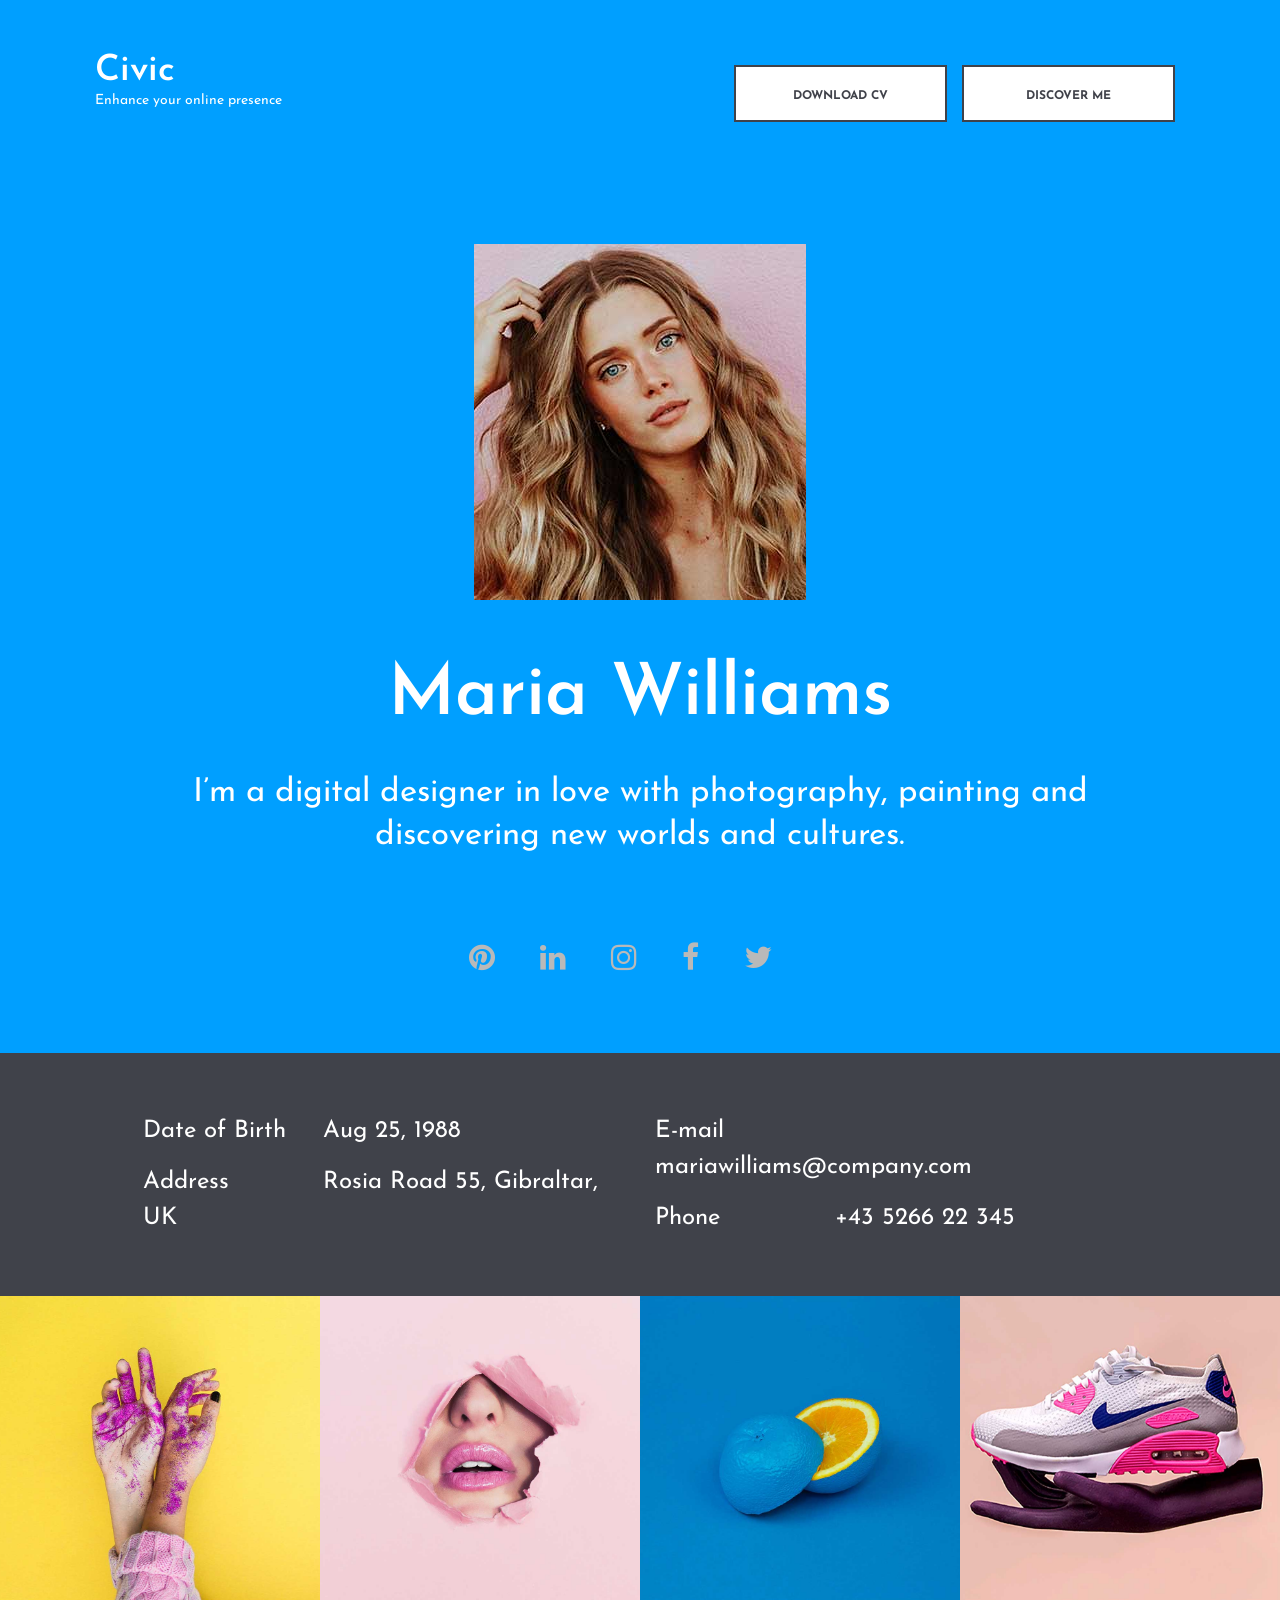
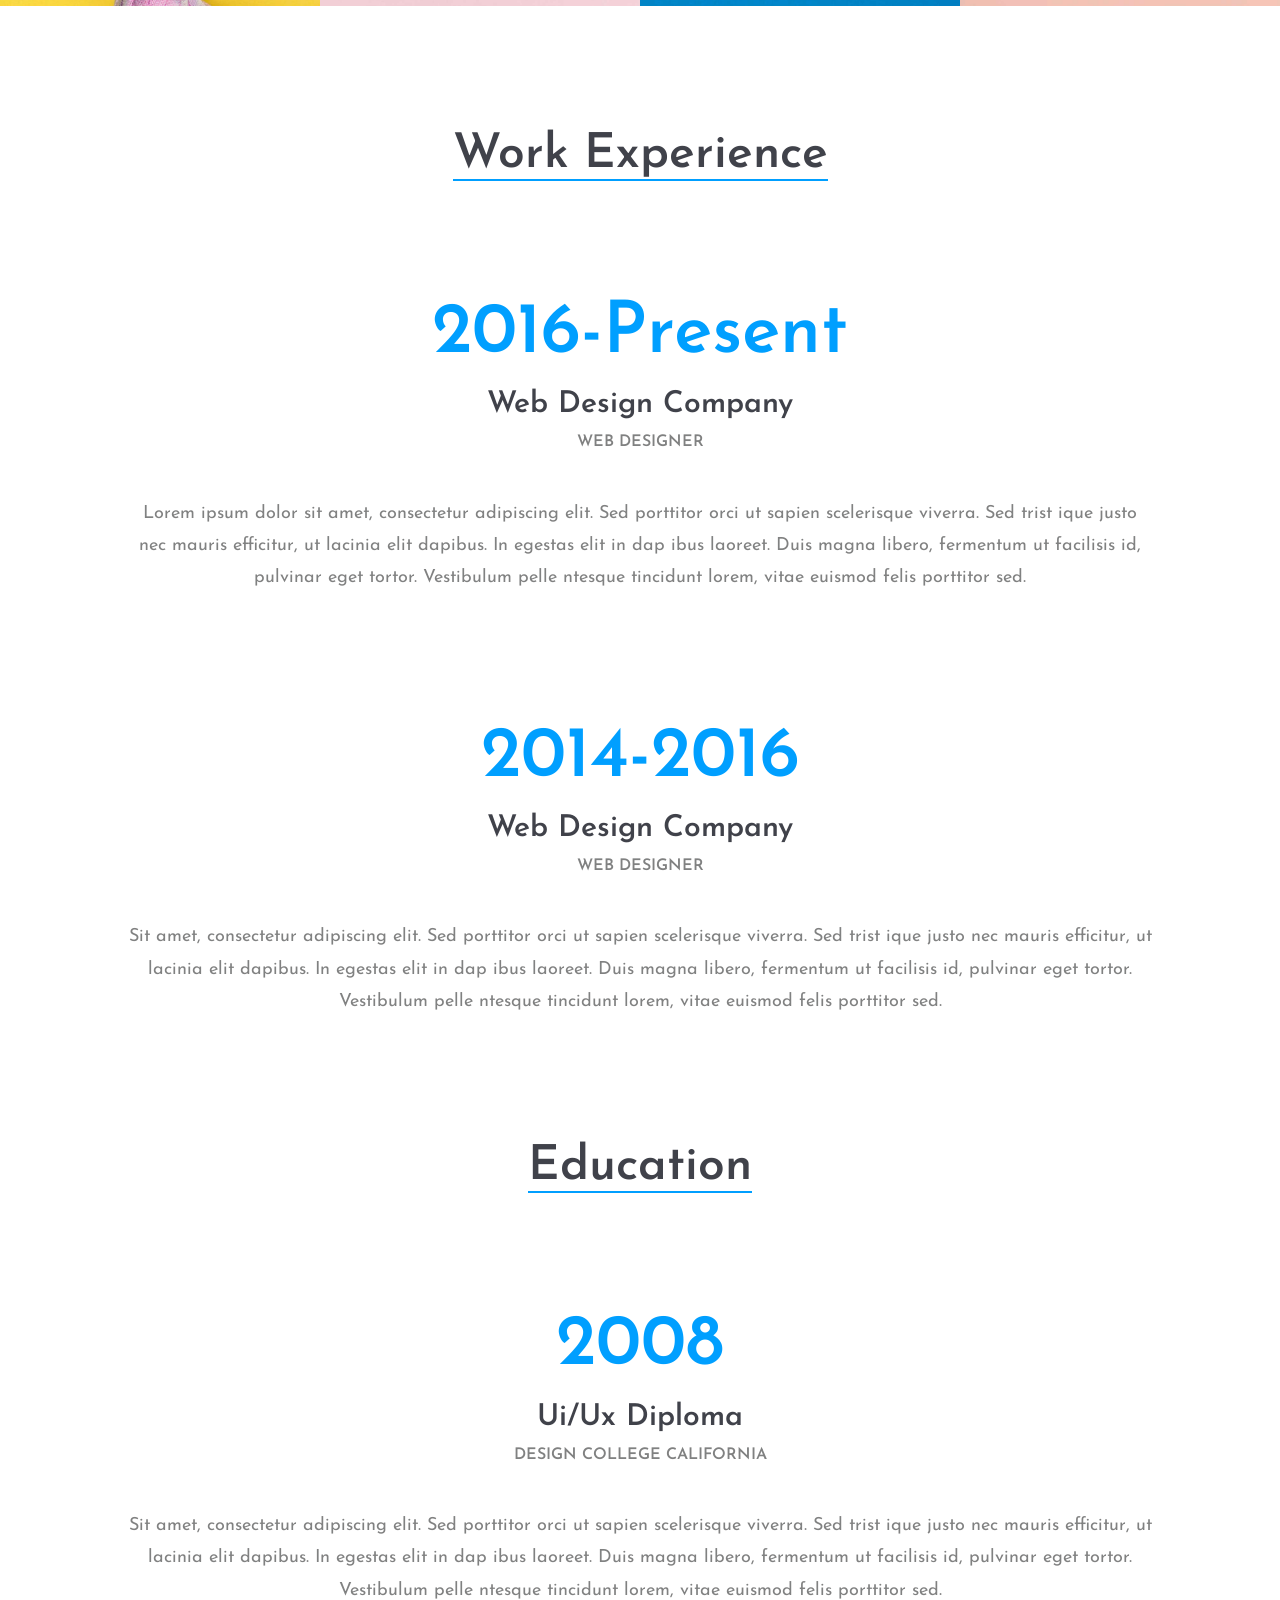
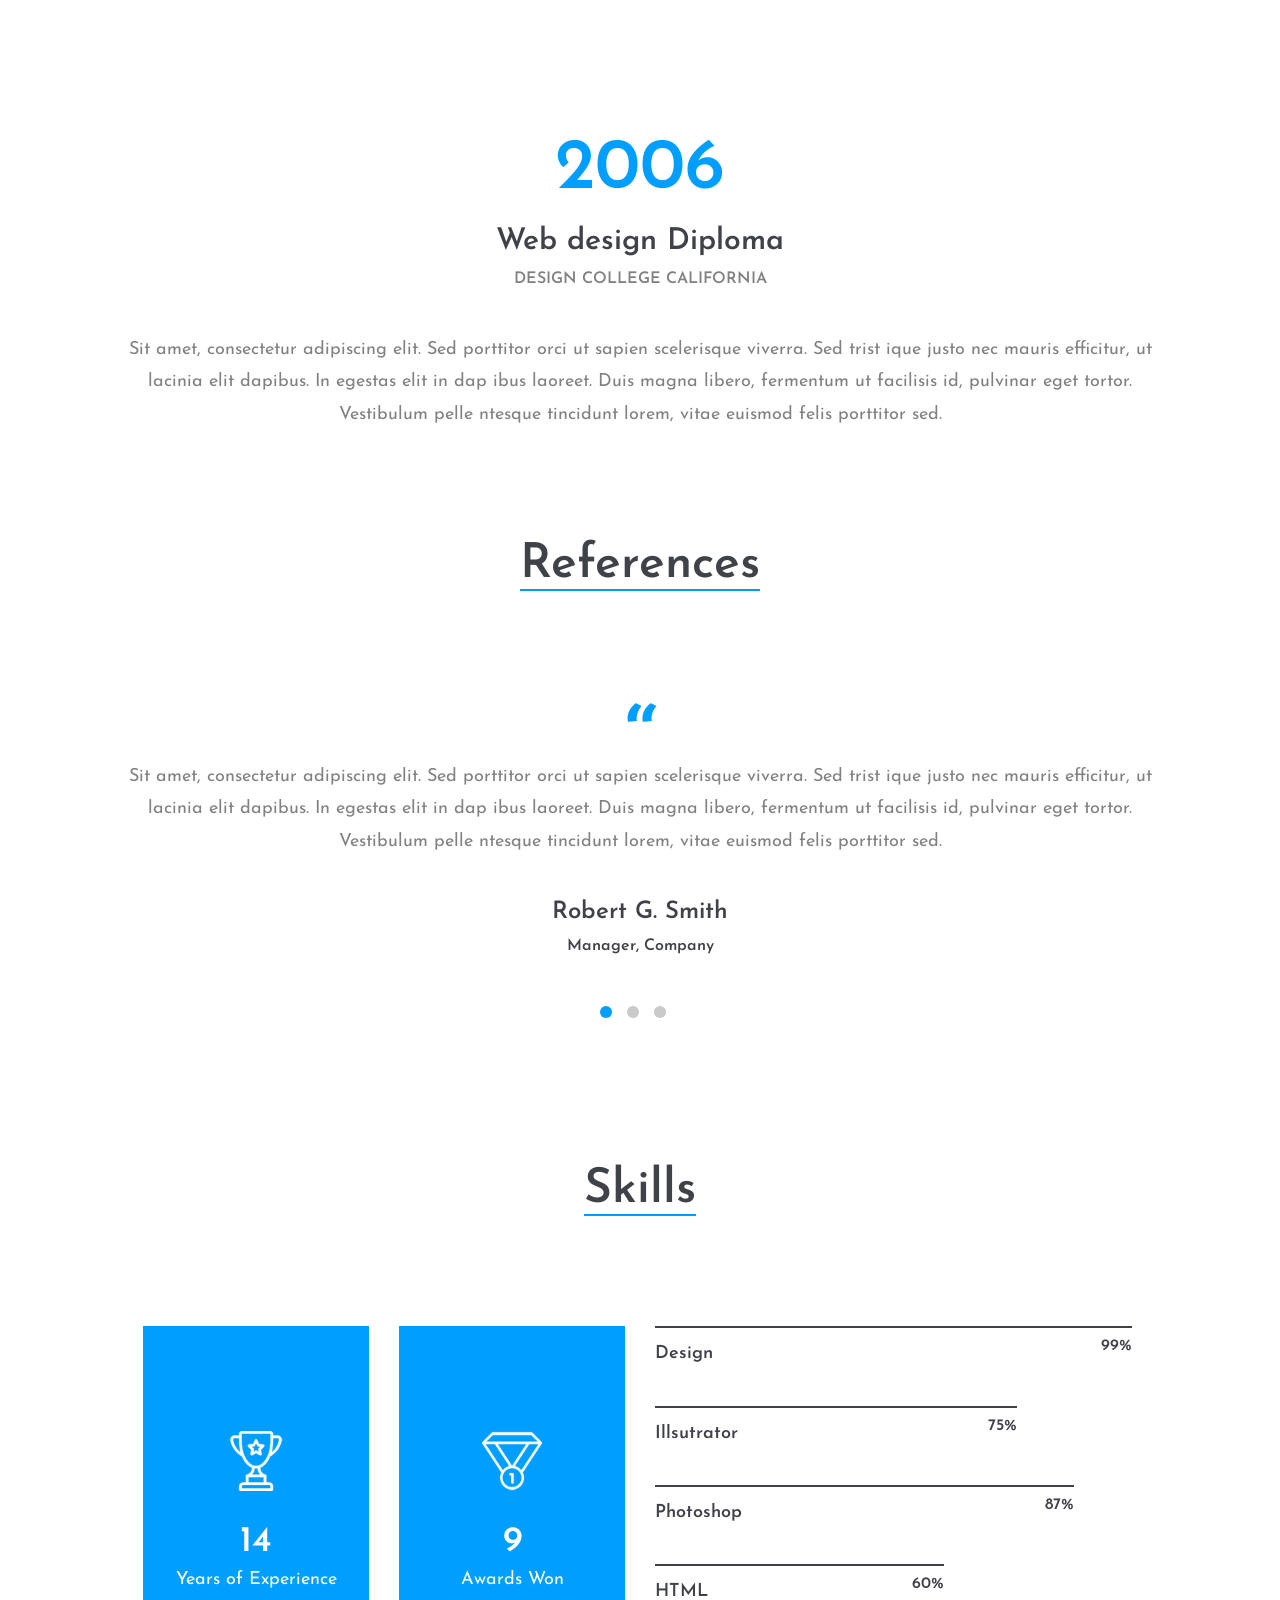
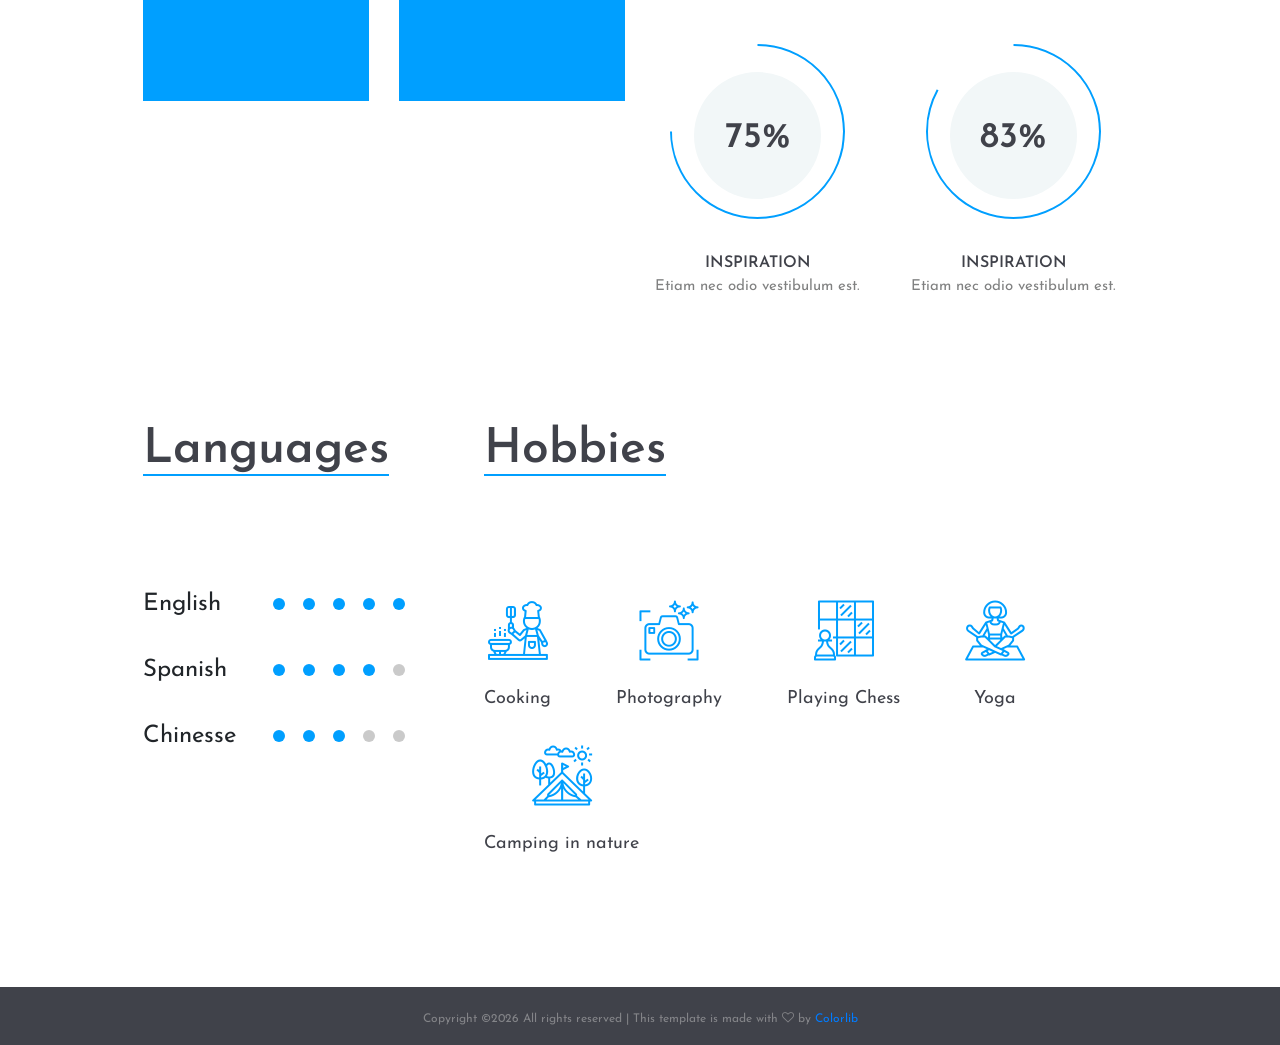
<file: home6.html>
<!DOCTYPE html>
<html lang="en">
<head>
	<title>Civic - CV Resume</title>
	<meta charset="UTF-8">
	<meta name="description" content="Civic - CV Resume">
	<meta name="keywords" content="resume, civic, onepage, creative, html">
	<meta name="viewport" content="width=device-width, initial-scale=1.0">
	<!-- Favicon -->   
	<link href="img/favicon.ico" rel="shortcut icon"/>

	<!-- Google Fonts -->
	<link href="https://fonts.googleapis.com/css?family=Josefin+Sans:400,400i,600,600i,700" rel="stylesheet">

	<!-- Stylesheets -->
	<link rel="stylesheet" href="css/bootstrap.min.css"/>
	<link rel="stylesheet" href="css/font-awesome.min.css"/>
	<link rel="stylesheet" href="css/flaticon.css"/>
	<link rel="stylesheet" href="css/owl.carousel.css"/>
	<link rel="stylesheet" href="css/magnific-popup.css"/>
	<link rel="stylesheet" href="css/style.css"/>


	<!--[if lt IE 9]>
	  <script src="https://oss.maxcdn.com/html5shiv/3.7.2/html5shiv.min.js"></script>
	  <script src="https://oss.maxcdn.com/respond/1.4.2/respond.min.js"></script>
	<![endif]-->

</head>
<body>
	<!-- Page Preloder -->
	<div id="preloder">
		<div class="loader"></div>
	</div>
	
	<div class="home-six-style">
		<!-- Header section start -->
		<header class="header-section">
			<div class="container-fluid">
				<div class="row">
					<div class="col-md-5">
						<div class="site-logo">
							<h2><a href="#">Civic</a></h2>
							<p>Enhance your online presence</p>
						</div>
					</div>
					<div class="col-md-7 text-md-right header-buttons">
						<a href="#" class="site-btn">Download CV</a>
						<a href="#" class="site-btn">Discover me</a>
					</div>
				</div>
			</div>
		</header>
		<!-- Header section end -->

		<!-- Hero section start -->
		<section class="hero-section">
			<div class="container-fluid text-center">
				<img src="img/hero-3.jpg" alt="">
				<div class="hero-text">
					<h2>Maria Williams</h2>
					<p>I’m a digital designer in love with photography, painting and<br>discovering new worlds and cultures.</p>
				</div>
				<div class="social-links">
					<a href=""><i class="fa fa-pinterest"></i></a>
					<a href=""><i class="fa fa-linkedin"></i></a>
					<a href=""><i class="fa fa-instagram"></i></a>
					<a href=""><i class="fa fa-facebook"></i></a>
					<a href=""><i class="fa fa-twitter"></i></a>
				</div>
			</div>
		</section>
		<!-- Hero section end -->

		<!-- Info section start -->
		<div class="info-section">
			<div class="container-fluid">
				<div class="row">
					<div class="col-xl-8 offset-xl-2 container-warp">
						<div class="row">
							<div class="col-md-6">
								<div class="hero-info mb-4 mb-md-0">
									<ul>
										<li><span>Date of Birth</span>Aug 25, 1988</li>
										<li><span>Address</span>Rosia Road 55, Gibraltar, UK</li>
									</ul>
								</div>
							</div>
							<div class="col-md-6">
								<div class="hero-info">
									<ul>
										<li><span>E-mail</span>mariawilliams@company.com</li>
										<li><span>Phone </span>+43 5266 22 345</li>
									</ul>
								</div>
							</div>
						</div>
					</div>
				</div>
			</div>
		</div>
		<!-- Info section end -->

		<!-- portfolio section start -->
		<div class="portfolo-section">
			<div class="container-fluid">
				<div class="row">
					<div class="col-md-6 col-lg-3 p-0">
						<div class="portfolio-item mb-0">
							<a href="img/portfolio/1.jpg" class="set-bg port-pic mb-0" data-setbg="img/portfolio/1.jpg"></a>
						</div>
					</div>
					<div class="col-md-6 col-lg-3 p-0">
						<div class="portfolio-item mb-0">
							<a href="img/portfolio/2.jpg" class="set-bg port-pic mb-0" data-setbg="img/portfolio/2.jpg"></a>
						</div>
					</div>
					<div class="col-md-6 col-lg-3 p-0">
						<div class="portfolio-item mb-0">
							<a href="img/portfolio/3.jpg" class="set-bg port-pic mb-0" data-setbg="img/portfolio/3.jpg"></a>
						</div>
					</div>
					<div class="col-md-6 col-lg-3 p-0">
						<div class="portfolio-item mb-0">
							<a href="img/portfolio/4.jpg" class="set-bg port-pic mb-0" data-setbg="img/portfolio/4.jpg"></a>
						</div>
					</div>
				</div>
			</div>
		</div>
		<!-- portfolio section end -->

		<!-- Resume section start -->
		<section class="resume-section spad">
			<div class="container-fluid">
				<div class="row">
					<div class="col-lg-10 col-xl-6 offset-lg-1 offset-xl-3 container-warp text-center p-xl-0">
						<div class="section-title">
							<h2>Work Experience</h2>
						</div>
						<ul class="resume-list">
							<li>
								<h2>2016-Present</h2>
								<h3>Web Design Company</h3>
								<h4>Web Designer</h4>
								<p>Lorem ipsum dolor sit amet, consectetur adipiscing elit. Sed porttitor orci ut sapien scelerisque viverra. Sed trist ique justo nec mauris efficitur, ut lacinia elit dapibus. In egestas elit in dap ibus laoreet. Duis magna libero, fermentum ut facilisis id, pulvinar eget tortor. Vestibulum pelle ntesque tincidunt lorem, vitae euismod felis porttitor sed. </p>
							</li>
							<li>
								<h2>2014-2016</h2>
								<h3>Web Design Company</h3>
								<h4>Web Designer</h4>
								<p>Sit amet, consectetur adipiscing elit. Sed porttitor orci ut sapien scelerisque viverra. Sed trist ique justo nec mauris efficitur, ut lacinia elit dapibus. In egestas elit in dap ibus laoreet. Duis magna libero, fermentum ut facilisis id, pulvinar eget tortor. Vestibulum pelle ntesque tincidunt lorem, vitae euismod felis porttitor sed. </p>
							</li>
						</ul>
						<div class="spad">
							<div class="section-title">
								<h2>Education</h2>
							</div>
							<ul class="resume-list">
								<li>
									<h2>2008</h2>
									<h3>Ui/Ux Diploma</h3>
									<h4>Design College California</h4>
									<p>Sit amet, consectetur adipiscing elit. Sed porttitor orci ut sapien scelerisque viverra. Sed trist ique justo nec mauris efficitur, ut lacinia elit dapibus. In egestas elit in dap ibus laoreet. Duis magna libero, fermentum ut facilisis id, pulvinar eget tortor. Vestibulum pelle ntesque tincidunt lorem, vitae euismod felis porttitor sed. </p>
								</li>
								<li>
									<h2>2006</h2>
									<h3>Web design Diploma</h3>
									<h4>Design College California</h4>
									<p>Sit amet, consectetur adipiscing elit. Sed porttitor orci ut sapien scelerisque viverra. Sed trist ique justo nec mauris efficitur, ut lacinia elit dapibus. In egestas elit in dap ibus laoreet. Duis magna libero, fermentum ut facilisis id, pulvinar eget tortor. Vestibulum pelle ntesque tincidunt lorem, vitae euismod felis porttitor sed. </p>
								</li>
							</ul>
						</div>
						<div class="section-title">
							<h2>References</h2>
						</div>
						<!-- review slider -->
						<div class="review-slider owl-carousel">
							<div class="single-review">
								<div class="qut">“</div>
								<p>Sit amet, consectetur adipiscing elit. Sed porttitor orci ut sapien scelerisque viverra. Sed trist ique justo nec mauris efficitur, ut lacinia elit dapibus. In egestas elit in dap ibus laoreet. Duis magna libero, fermentum ut facilisis id, pulvinar eget tortor. Vestibulum pelle ntesque tincidunt lorem, vitae euismod felis porttitor sed. </p>
								<h3>Robert G. Smith</h3>
								<h4>Manager, Company</h4>
							</div>
							<div class="single-review">
								<div class="qut">“</div>
								<p>Sit amet, consectetur adipiscing elit. Sed porttitor orci ut sapien scelerisque viverra. Sed trist ique justo nec mauris efficitur, ut lacinia elit dapibus. In egestas elit in dap ibus laoreet. Duis magna libero, fermentum ut facilisis id, pulvinar eget tortor. Vestibulum pelle ntesque tincidunt lorem, vitae euismod felis porttitor sed. </p>
								<h3>Robert G. Smith</h3>
								<h4>Manager, Company</h4>
							</div>
							<div class="single-review">
								<div class="qut">“</div>
								<p>Sit amet, consectetur adipiscing elit. Sed porttitor orci ut sapien scelerisque viverra. Sed trist ique justo nec mauris efficitur, ut lacinia elit dapibus. In egestas elit in dap ibus laoreet. Duis magna libero, fermentum ut facilisis id, pulvinar eget tortor. Vestibulum pelle ntesque tincidunt lorem, vitae euismod felis porttitor sed. </p>
								<h3>Robert G. Smith</h3>
								<h4>Manager, Company</h4>
							</div>
						</div>
					</div>
					<div class="col-lg-10 col-xl-8 offset-lg-1 offset-xl-2 container-warp">
						<!-- skill section start -->
						<section class="skill-section spad">
							<div class="section-title text-center">
								<h2>Skills</h2>
							</div>
							<div class="row">
								<div class="col-lg-6">
									<div class="row">
										<div class="col-md-6">
											<div class="fact-box">
												<div class="fact-content">
													<img src="img/icon/1-w.png" alt="">
													<h2>14</h2>
													<p>Years of Experience</p>
												</div>
											</div>
										</div>
										<div class="col-md-6">
											<div class="fact-box">
												<div class="fact-content">
													<img src="img/icon/2-w.png" alt="">
													<h2>9</h2>
													<p>Awards Won</p>
												</div>
											</div>
										</div>
									</div>
								</div>
								<div class="col-lg-6">
									<div class="skills pt-5 pt-lg-0">
										<div class="single-progress-item">
											<div class="progress-bar-style" data-progress="99"></div>
											<p>Design</p>
										</div>
										<div class="single-progress-item">
											<div class="progress-bar-style" data-progress="75"></div>
											<p>Illsutrator</p>
										</div>
										<div class="single-progress-item">
											<div class="progress-bar-style" data-progress="87"></div>
											<p>Photoshop</p>
										</div>
										<div class="single-progress-item">
											<div class="progress-bar-style" data-progress="60"></div>
											<p>HTML</p>
										</div>
									</div>
									<div class="row">
										<div class="col-md-6">
											<div class="circle-progress">
												<div id="progress5" class="prog-circle"></div>
												<div class="progress-info">
													<h2>75%</h2>
												</div>
												<div class="prog-title">
													<h3>Inspiration</h3>
													<p>Etiam nec odio vestibulum est.</p>
												</div>			
											</div>
										</div>
										<div class="col-md-6">
											<div class="circle-progress">
												<div id="progress6" class="prog-circle"></div>
												<div class="progress-info">
													<h2>83%</h2>
												</div>
												<div class="prog-title">
													<h3>Inspiration</h3>
													<p>Etiam nec odio vestibulum est.</p>
												</div>			
											</div>
										</div>
									</div>
								</div>
							</div>
						</section>
						<!-- skill section end -->
						<div class="footer-top-section">
							<div class="row">
								<div class="col-xl-4">
									<div class="section-title">
										<h2>Languages</h2>
									</div>
									<ul class="language-progress">
										<li>English <div class="lan-prog" data-lanprogesss="5"></div></li>
										<li>Spanish <div class="lan-prog" data-lanprogesss="4"></div></li>
										<li>Chinesse <div class="lan-prog" data-lanprogesss="3"></div></li>
									</ul>
								</div>
								<div class="col-xl-8 pt-5 pt-lg-0">
									<div class="section-title">
										<h2>Hobbies</h2>
									</div>
									<div class="icon-box-area">
										<div class="icon-box">
											<i class="flaticon-032-cooking"></i>
											<p>Cooking</p>
										</div>
										<div class="icon-box">
											<i class="flaticon-015-photo-camera"></i>
											<p>Photography</p>
										</div>
										<div class="icon-box">
											<i class="flaticon-013-chess-1"></i>
											<p>Playing Chess</p>
										</div>
										<div class="icon-box">
											<i class="flaticon-001-yoga"></i>
											<p>Yoga</p>
										</div>
										<div class="icon-box">
											<i class="flaticon-035-tent"></i>
											<p>Camping in nature</p>
										</div>
									</div>
								</div>
							</div>
						</div>
					</div>
				</div>
			</div>
		</section>
	</div>

	<!-- Footer section start -->
	<footer class="footer-section">
		<div class="container text-center">
			<div class="copyright"><!-- Link back to Colorlib can't be removed. Template is licensed under CC BY 3.0. -->
Copyright &copy;<script>document.write(new Date().getFullYear());</script> All rights reserved | This template is made with <i class="fa fa-heart-o" aria-hidden="true"></i> by <a href="https://colorlib.com" target="_blank">Colorlib</a>
<!-- Link back to Colorlib can't be removed. Template is licensed under CC BY 3.0. -->
</div>
		</div>
	</footer>
	<!-- Footer section end -->

		

	<!--====== Javascripts & Jquery ======-->
	<script src="js/jquery-2.1.4.min.js"></script>
	<script src="js/bootstrap.min.js"></script>
	<script src="js/owl.carousel.min.js"></script>
	<script src="js/magnific-popup.min.js"></script>
	<script src="js/circle-progress.min.js"></script>
	<script src="js/main.js"></script>
</body>
</html>
</file>
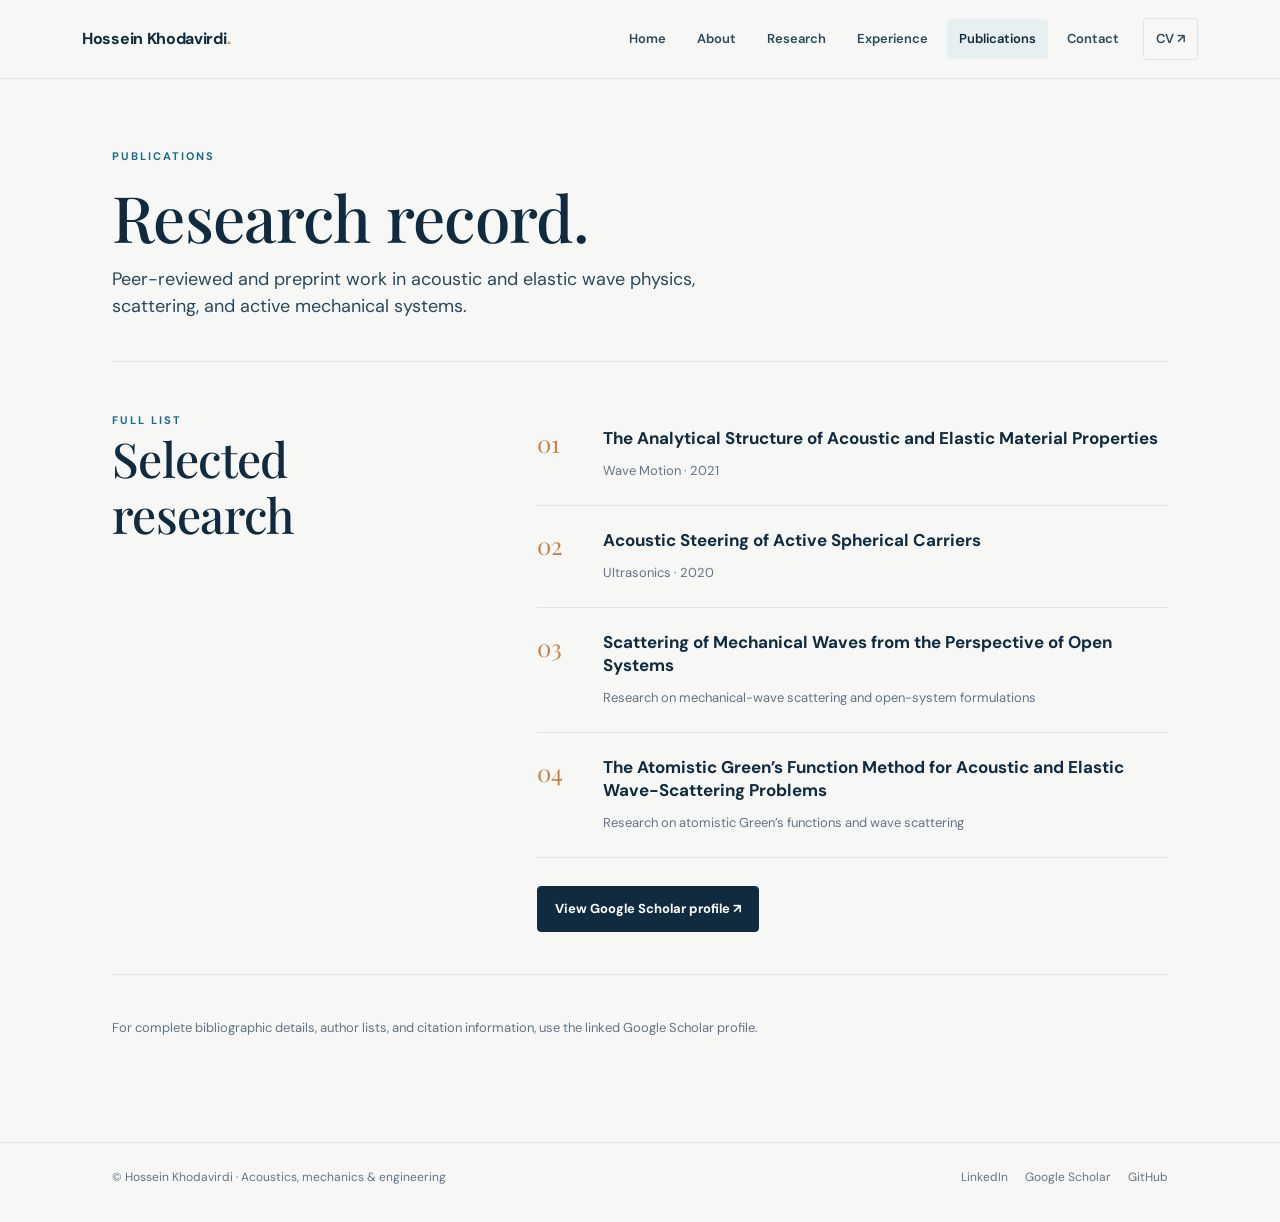
<file: publications.html>
<!doctype html>
<html lang="en">
<head>
  <meta charset="utf-8">
  <meta name="viewport" content="width=device-width, initial-scale=1">
  <meta name="description" content="Research publications by Hossein Khodavirdi in acoustic and elastic waves, wave scattering, and active mechanical systems.">
  <meta name="theme-color" content="#102b3f">
  <link rel="canonical" href="https://hosseinkhodavirdi.github.io/publications.html">
  <link rel="stylesheet" href="site.css">
  <title>Publications | Hossein Khodavirdi</title>
</head>
<body>
  <a class="skip" href="#main">Skip to content</a>
  <header class="site-header"><div class="nav-wrap"><a class="brand" href="index.html">Hossein Khodavirdi<span class="brand-mark">.</span></a><nav class="nav-links" aria-label="Main navigation"><a href="index.html">Home</a><a href="about.html">About</a><a href="research.html">Research</a><a href="experience.html">Experience</a><a href="publications.html" aria-current="page">Publications</a><a href="contact.html">Contact</a><a class="nav-cv" href="cv.pdf" target="_blank" rel="noopener">CV ↗</a></nav></div></header>
  <main id="main" class="container">
  <header class="page-hero"><div class="eyebrow">Publications</div><h1>Research record.</h1><p class="lead">Peer-reviewed and preprint work in acoustic and elastic wave physics, scattering, and active mechanical systems.</p></header>
  <section class="content-section two-col"><div class="section-label"><div class="eyebrow">Full list</div><h2>Selected research</h2></div><div>
    <article class="publication-card"><div class="publication-index">01</div><div><h3>The Analytical Structure of Acoustic and Elastic Material Properties</h3><p>Wave Motion · 2021</p></div></article>
    <article class="publication-card"><div class="publication-index">02</div><div><h3>Acoustic Steering of Active Spherical Carriers</h3><p>Ultrasonics · 2020</p></div></article>
    <article class="publication-card"><div class="publication-index">03</div><div><h3>Scattering of Mechanical Waves from the Perspective of Open Systems</h3><p>Research on mechanical-wave scattering and open-system formulations</p></div></article>
    <article class="publication-card"><div class="publication-index">04</div><div><h3>The Atomistic Green’s Function Method for Acoustic and Elastic Wave-Scattering Problems</h3><p>Research on atomistic Green’s functions and wave scattering</p></div></article>
    <div class="actions"><a class="button primary" href="https://scholar.google.com/citations?hl=en&amp;user=29MDVqcAAAAJ" target="_blank" rel="noopener">View Google Scholar profile ↗</a></div>
  </div></section>
  <section class="content-section"><p class="muted small">For complete bibliographic details, author lists, and citation information, use the linked Google Scholar profile.</p></section>
</main>
  <footer class="site-footer"><div class="container footer-inner"><span>© Hossein Khodavirdi · Acoustics, mechanics &amp; engineering</span><div class="footer-links"><a href="https://www.linkedin.com/in/hossein-khodavirdi-6b2074a9/" target="_blank" rel="noopener">LinkedIn</a><a href="https://scholar.google.com/citations?hl=en&amp;user=29MDVqcAAAAJ" target="_blank" rel="noopener">Google Scholar</a><a href="https://github.com/HosseinKhodavirdi" target="_blank" rel="noopener">GitHub</a></div></div></footer>
</body>
</html>
</file>
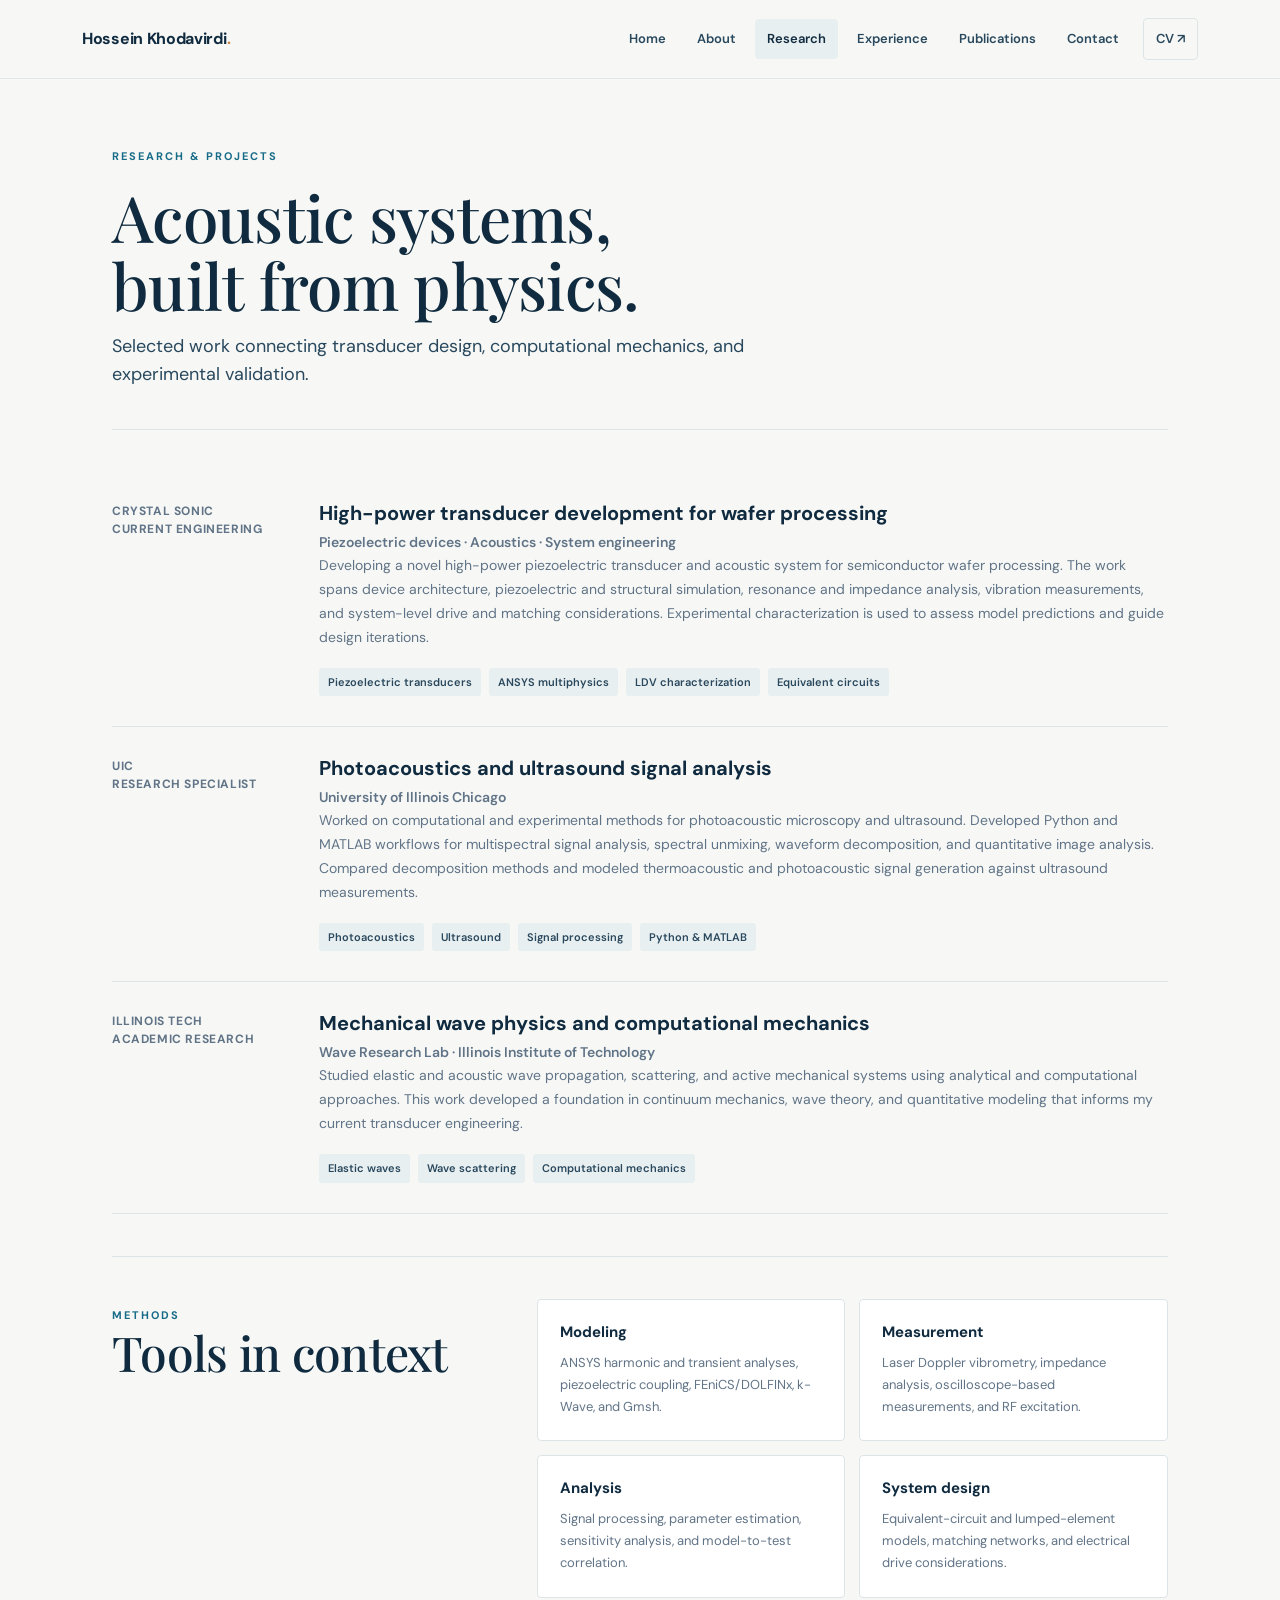
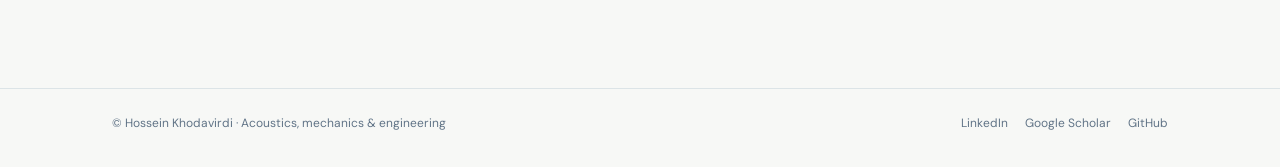
<file: research.html>
<!doctype html>
<html lang="en">
<head>
  <meta charset="utf-8">
  <meta name="viewport" content="width=device-width, initial-scale=1">
  <meta name="description" content="Selected engineering and research work by Hossein Khodavirdi in high-power piezoelectric transducers, wafer processing, photoacoustics, ultrasound, and wave mechanics.">
  <meta name="theme-color" content="#102b3f">
  <link rel="canonical" href="https://hosseinkhodavirdi.github.io/research.html">
  <link rel="stylesheet" href="site.css">
  <title>Research & Projects | Hossein Khodavirdi</title>
</head>
<body>
  <a class="skip" href="#main">Skip to content</a>
  <header class="site-header"><div class="nav-wrap"><a class="brand" href="index.html">Hossein Khodavirdi<span class="brand-mark">.</span></a><nav class="nav-links" aria-label="Main navigation"><a href="index.html">Home</a><a href="about.html">About</a><a href="research.html" aria-current="page">Research</a><a href="experience.html">Experience</a><a href="publications.html">Publications</a><a href="contact.html">Contact</a><a class="nav-cv" href="cv.pdf" target="_blank" rel="noopener">CV ↗</a></nav></div></header>
  <main id="main" class="container">
  <header class="page-hero"><div class="eyebrow">Research &amp; projects</div><h1>Acoustic systems,<br>built from physics.</h1><p class="lead">Selected work connecting transducer design, computational mechanics, and experimental validation.</p></header>
  <section class="content-section"><article class="timeline-item"><div class="timeline-date">Crystal Sonic<br>Current engineering</div><div><h2>High-power transducer development for wafer processing</h2><p class="timeline-org">Piezoelectric devices · Acoustics · System engineering</p><p>Developing a novel high-power piezoelectric transducer and acoustic system for semiconductor wafer processing. The work spans device architecture, piezoelectric and structural simulation, resonance and impedance analysis, vibration measurements, and system-level drive and matching considerations. Experimental characterization is used to assess model predictions and guide design iterations.</p><div class="tag-list"><span class="tag">Piezoelectric transducers</span><span class="tag">ANSYS multiphysics</span><span class="tag">LDV characterization</span><span class="tag">Equivalent circuits</span></div></div></article>
  <article class="timeline-item"><div class="timeline-date">UIC<br>Research Specialist</div><div><h2>Photoacoustics and ultrasound signal analysis</h2><p class="timeline-org">University of Illinois Chicago</p><p>Worked on computational and experimental methods for photoacoustic microscopy and ultrasound. Developed Python and MATLAB workflows for multispectral signal analysis, spectral unmixing, waveform decomposition, and quantitative image analysis. Compared decomposition methods and modeled thermoacoustic and photoacoustic signal generation against ultrasound measurements.</p><div class="tag-list"><span class="tag">Photoacoustics</span><span class="tag">Ultrasound</span><span class="tag">Signal processing</span><span class="tag">Python &amp; MATLAB</span></div></div></article>
  <article class="timeline-item"><div class="timeline-date">Illinois Tech<br>Academic research</div><div><h2>Mechanical wave physics and computational mechanics</h2><p class="timeline-org">Wave Research Lab · Illinois Institute of Technology</p><p>Studied elastic and acoustic wave propagation, scattering, and active mechanical systems using analytical and computational approaches. This work developed a foundation in continuum mechanics, wave theory, and quantitative modeling that informs my current transducer engineering.</p><div class="tag-list"><span class="tag">Elastic waves</span><span class="tag">Wave scattering</span><span class="tag">Computational mechanics</span></div></div></article></section>
  <section class="content-section two-col"><div class="section-label"><div class="eyebrow">Methods</div><h2>Tools in context</h2></div><div class="expertise-grid"><article class="expertise"><h3>Modeling</h3><p>ANSYS harmonic and transient analyses, piezoelectric coupling, FEniCS/DOLFINx, k-Wave, and Gmsh.</p></article><article class="expertise"><h3>Measurement</h3><p>Laser Doppler vibrometry, impedance analysis, oscilloscope-based measurements, and RF excitation.</p></article><article class="expertise"><h3>Analysis</h3><p>Signal processing, parameter estimation, sensitivity analysis, and model-to-test correlation.</p></article><article class="expertise"><h3>System design</h3><p>Equivalent-circuit and lumped-element models, matching networks, and electrical drive considerations.</p></article></div></section>
</main>
  <footer class="site-footer"><div class="container footer-inner"><span>© Hossein Khodavirdi · Acoustics, mechanics &amp; engineering</span><div class="footer-links"><a href="https://www.linkedin.com/in/hossein-khodavirdi-6b2074a9/" target="_blank" rel="noopener">LinkedIn</a><a href="https://scholar.google.com/citations?hl=en&amp;user=29MDVqcAAAAJ" target="_blank" rel="noopener">Google Scholar</a><a href="https://github.com/HosseinKhodavirdi" target="_blank" rel="noopener">GitHub</a></div></div></footer>
</body>
</html>
</file>
<file: site.css>
@import url('https://fonts.googleapis.com/css2?family=DM+Sans:wght@400;500;600;700&family=Playfair+Display:wght@500;600&display=swap');
:root{--ink:#102b3f;--ink-soft:#29485d;--muted:#617487;--blue:#176b87;--teal:#d8edf0;--gold:#c78346;--paper:#f7f8f6;--white:#fff;--line:#dce4e7;--shadow:0 16px 42px rgba(20,48,66,.09);--serif:'Playfair Display',Georgia,serif;--sans:'DM Sans',system-ui,-apple-system,'Segoe UI',sans-serif}
*{box-sizing:border-box}html{scroll-behavior:smooth}body{margin:0;background:var(--paper);color:var(--ink);font:16px/1.7 var(--sans)}a{color:var(--blue);text-underline-offset:4px}a:hover{color:var(--ink)}a:focus-visible{outline:3px solid var(--gold);outline-offset:4px}img{max-width:100%}.skip{position:absolute;left:16px;top:-60px;background:var(--white);padding:10px 14px;z-index:20}.skip:focus{top:12px}.site-header{position:sticky;top:0;z-index:10;background:rgba(247,248,246,.94);backdrop-filter:blur(12px);border-bottom:1px solid rgba(220,228,231,.85)}.nav-wrap{max-width:1180px;margin:auto;padding:0 32px;min-height:78px;display:flex;align-items:center;justify-content:space-between;gap:28px}.brand{color:var(--ink);font-weight:700;text-decoration:none;letter-spacing:-.3px;white-space:nowrap}.brand-mark{color:var(--gold)}.nav-links{display:flex;align-items:center;gap:7px}.nav-links a{color:var(--ink-soft);text-decoration:none;font-size:13px;font-weight:600;padding:9px 12px;border-radius:4px}.nav-links a:hover,.nav-links a[aria-current=page]{background:#e8eff0;color:var(--ink)}.nav-links .nav-cv{border:1px solid var(--line);margin-left:5px}.container{max-width:1120px;margin:auto;padding:0 32px}.eyebrow{text-transform:uppercase;letter-spacing:2px;font-size:11px;font-weight:700;color:var(--blue)}h1,h2,h3,p{margin-top:0}h1,h2{font-family:var(--serif);font-weight:500;letter-spacing:-.7px}h1{font-size:clamp(44px,6vw,76px);line-height:1.06;margin:17px 0 24px}h2{font-size:clamp(32px,4vw,48px);line-height:1.17;margin-bottom:20px}h3{font-size:19px;line-height:1.35;margin-bottom:10px}.lead{font-size:20px;line-height:1.55;color:var(--ink-soft);max-width:660px}.muted{color:var(--muted)}.small{font-size:13px}.actions{display:flex;flex-wrap:wrap;gap:11px;margin-top:28px}.button{display:inline-flex;align-items:center;justify-content:center;gap:8px;padding:11px 17px;border:1px solid var(--ink);border-radius:4px;text-decoration:none;color:var(--ink);font-size:13px;font-weight:700;transition:transform .2s,background .2s}.button:hover{transform:translateY(-2px);background:#e8eff0}.button.primary{background:var(--ink);color:white}.button.primary:hover{background:var(--blue);color:white}.button.light{border-color:rgba(255,255,255,.45);color:white}.button.light:hover{background:rgba(255,255,255,.14)}.hero{padding:76px 0 66px;display:grid;grid-template-columns:1.12fr .88fr;align-items:center;gap:65px}.hero-copy{max-width:650px}.hero-title span{display:block}.hero-summary{max-width:610px;color:var(--muted);font-size:16px}.portrait-frame{position:relative;height:475px;border-radius:7px 7px 70px 7px;overflow:hidden;background:#dae4e6;box-shadow:var(--shadow)}.portrait-frame img{width:100%;height:100%;object-fit:cover;object-position:center 28%;display:block}.portrait-label{position:absolute;left:18px;bottom:18px;background:rgba(16,43,63,.89);color:white;padding:14px 16px;border-radius:4px;font-size:12px;line-height:1.45}.portrait-label strong{display:block;font:17px/1.35 var(--serif);font-weight:500}.hero-rule{height:1px;background:var(--line);margin:0 0 25px}.focus-strip{display:flex;gap:20px;flex-wrap:wrap;color:var(--muted);font-size:12px;font-weight:600}.focus-strip span:before{content:'•';color:var(--gold);padding-right:8px}.home-section{padding:60px 0;border-top:1px solid var(--line)}.section-heading{display:flex;justify-content:space-between;align-items:end;gap:30px;margin-bottom:28px}.section-heading h2{margin:7px 0 0}.text-link{font-size:13px;font-weight:700;text-decoration:none;white-space:nowrap}.card-grid{display:grid;grid-template-columns:repeat(3,1fr);gap:18px}.card{background:var(--white);padding:27px;border:1px solid var(--line);border-radius:5px;box-shadow:0 5px 20px rgba(20,48,66,.035)}.card-kicker{color:var(--gold);font-size:11px;letter-spacing:1.4px;font-weight:700;margin-bottom:17px}.card p{color:var(--muted);font-size:14px;margin-bottom:0}.page-hero{padding:68px 0 40px;border-bottom:1px solid var(--line)}.page-hero h1{font-size:clamp(42px,5vw,64px);margin-bottom:15px}.page-hero .lead{font-size:18px;margin-bottom:0}.content-section{padding:42px 0;border-bottom:1px solid var(--line)}.content-section:last-child{border-bottom:0}.two-col{display:grid;grid-template-columns:.72fr 1.28fr;gap:70px}.section-label{padding-top:7px}.prose{max-width:760px}.prose p{color:var(--muted);margin-bottom:18px}.prose p:last-child{margin-bottom:0}.callout{padding:24px 27px;background:#eaf2f2;border-left:3px solid var(--gold);border-radius:0 5px 5px 0;color:var(--ink-soft)}.callout p:last-child{margin-bottom:0}.timeline{border-top:1px solid var(--line)}.timeline-item{display:grid;grid-template-columns:175px 1fr;gap:32px;padding:30px 0;border-bottom:1px solid var(--line)}.timeline-date{font-size:12px;line-height:1.5;color:var(--muted);font-weight:700;text-transform:uppercase;letter-spacing:.6px}.timeline-item h2,.timeline-item h3{font-family:var(--sans);font-size:20px;font-weight:700;letter-spacing:0;margin:0 0 5px}.timeline-org{color:var(--blue);font-size:14px;font-weight:600;margin-bottom:12px}.timeline-item p{color:var(--muted);font-size:14px;margin-bottom:0}.tag-list{display:flex;flex-wrap:wrap;gap:8px;margin-top:18px}.tag{font-size:11px;font-weight:600;color:var(--ink-soft);background:#e8eff0;padding:5px 9px;border-radius:3px}.expertise-grid{display:grid;grid-template-columns:1fr 1fr;gap:14px}.expertise{background:white;border:1px solid var(--line);padding:22px;border-radius:4px}.expertise h3{font-size:15px}.expertise p{font-size:13px;color:var(--muted);margin-bottom:0}.publication-card{display:grid;grid-template-columns:48px 1fr;gap:18px;padding:23px 0;border-bottom:1px solid var(--line)}.publication-index{font:24px var(--serif);color:var(--gold)}.publication-card h3{font-size:17px}.publication-card p{font-size:13px;color:var(--muted);margin-bottom:0}.contact-grid{display:grid;grid-template-columns:repeat(2,1fr);gap:16px}.contact-card{background:#fff;border:1px solid var(--line);padding:23px;border-radius:4px;text-decoration:none;color:var(--ink);display:flex;align-items:center;justify-content:space-between;gap:15px}.contact-card:hover{box-shadow:var(--shadow);transform:translateY(-2px)}.contact-card small{display:block;color:var(--muted);font-size:11px;text-transform:uppercase;letter-spacing:1px}.contact-card strong{font-size:15px}.contact-arrow{font-size:20px;color:var(--gold)}.cv-panel{padding:32px;background:var(--ink);color:white;border-radius:6px;display:flex;align-items:center;justify-content:space-between;gap:25px}.cv-panel h2{font-size:30px;margin-bottom:7px}.cv-panel p{color:#d0dce1;margin-bottom:0;font-size:14px}.site-footer{margin-top:48px;border-top:1px solid var(--line);padding:24px 0 34px;color:var(--muted);font-size:12px}.footer-inner{display:flex;justify-content:space-between;gap:18px}.footer-links{display:flex;gap:17px}.footer-links a{color:var(--muted);text-decoration:none}.footer-links a:hover{color:var(--ink)}
@media(max-width:850px){.nav-wrap{align-items:flex-start;flex-direction:column;gap:8px;padding-top:14px;padding-bottom:12px}.nav-links{flex-wrap:wrap;gap:2px}.nav-links a{padding:7px 9px;font-size:12px}.nav-links .nav-cv{margin-left:0}.hero{grid-template-columns:1fr;gap:32px;padding-top:50px}.portrait-frame{height:380px;max-width:570px}.card-grid{grid-template-columns:1fr 1fr}.two-col{grid-template-columns:1fr;gap:18px}.section-label h2{margin-bottom:0}.timeline-item{grid-template-columns:135px 1fr;gap:20px}}
@media(max-width:580px){.container,.nav-wrap{padding-left:20px;padding-right:20px}.nav-links{gap:0}.nav-links a{padding:6px 7px;font-size:11px}.brand{font-size:15px}.hero{padding:40px 0 42px}.portrait-frame{height:330px}.focus-strip{gap:10px 16px}.home-section{padding:42px 0}.section-heading{align-items:flex-start;flex-direction:column;gap:12px}.card-grid,.expertise-grid,.contact-grid{grid-template-columns:1fr}.card{padding:22px}.page-hero{padding:46px 0 30px}.content-section{padding:32px 0}.timeline-item{grid-template-columns:1fr;gap:8px;padding:23px 0}.cv-panel{align-items:flex-start;flex-direction:column;padding:25px}.footer-inner{flex-direction:column}.footer-links{flex-wrap:wrap}}
@media(prefers-reduced-motion:reduce){html{scroll-behavior:auto}*,*::before,*::after{transition:none!important}}
</file>
<file: css/flaticon.css>
/*
  	Flaticon icon font: Flaticon
  	Creation date: 11/12/2017 08:10
  	*/

@font-face {
  font-family: "Flaticon";
  src: url("../icon-fonts/Flaticon.eot");
  src: url("../icon-fonts/Flaticon.eot?#iefix") format("embedded-opentype"),
       url("../icon-fonts/Flaticon.woff") format("woff"),
       url(".../icon-fonts/Flaticon.ttf") format("truetype"),
       url("../icon-fonts/Flaticon.svg#Flaticon") format("svg");
  font-weight: normal;
  font-style: normal;
}

@media screen and (-webkit-min-device-pixel-ratio:0) {
  @font-face {
    font-family: "Flaticon";
    src: url("../icon-fonts/Flaticon.svg#Flaticon") format("svg");
  }
}

[class^="flaticon-"]:before, [class*=" flaticon-"]:before,
[class^="flaticon-"]:after, [class*=" flaticon-"]:after {   
  font-family: Flaticon;
  font-style: normal;
}

.flaticon-001-yoga:before { content: "\f100"; }
.flaticon-002-writing:before { content: "\f101"; }
.flaticon-003-weightlifting:before { content: "\f102"; }
.flaticon-004-cinema:before { content: "\f103"; }
.flaticon-005-game-console:before { content: "\f104"; }
.flaticon-006-swimming:before { content: "\f105"; }
.flaticon-007-sports:before { content: "\f106"; }
.flaticon-008-karaoke:before { content: "\f107"; }
.flaticon-009-sewing-2:before { content: "\f108"; }
.flaticon-010-snorkel:before { content: "\f109"; }
.flaticon-011-reading:before { content: "\f10a"; }
.flaticon-012-quilt:before { content: "\f10b"; }
.flaticon-013-chess-1:before { content: "\f10c"; }
.flaticon-014-poker:before { content: "\f10d"; }
.flaticon-015-photo-camera:before { content: "\f10e"; }
.flaticon-016-canvas:before { content: "\f10f"; }
.flaticon-017-model:before { content: "\f110"; }
.flaticon-018-music-player:before { content: "\f111"; }
.flaticon-019-knitting:before { content: "\f112"; }
.flaticon-020-kite:before { content: "\f113"; }
.flaticon-021-necklace:before { content: "\f114"; }
.flaticon-022-hiking:before { content: "\f115"; }
.flaticon-023-toast:before { content: "\f116"; }
.flaticon-024-gardening:before { content: "\f117"; }
.flaticon-025-fishing:before { content: "\f118"; }
.flaticon-026-sewing-1:before { content: "\f119"; }
.flaticon-027-drum-set:before { content: "\f11a"; }
.flaticon-028-sewing:before { content: "\f11b"; }
.flaticon-029-dancing:before { content: "\f11c"; }
.flaticon-030-crossword:before { content: "\f11d"; }
.flaticon-031-crochet:before { content: "\f11e"; }
.flaticon-032-cooking:before { content: "\f11f"; }
.flaticon-033-coin:before { content: "\f120"; }
.flaticon-034-pottery:before { content: "\f121"; }
.flaticon-035-tent:before { content: "\f122"; }
.flaticon-036-chess:before { content: "\f123"; }
</file>
<file: css/style.css>
/* =================================
------------------------------------
  Civic - CV Resume
  Version: 1.0
 ------------------------------------ 
 ====================================*/

/*----------------------------------------*/
/* Template default CSS
/*----------------------------------------*/
html,
body {
	height: 100%;
	font-family: 'Josefin Sans', sans-serif;
}

h1,
h2,
h3,
h4,
h5,
h6 {
	color: #40424a;
	margin: 0;
	font-weight: 600;
	font-family: 'Josefin Sans', sans-serif;
}

h2 {
	font-size: 48px;
}

h3 {
	font-size: 30px;
}

p {
	font-size: 18px;
	color: #808181;
	line-height: 1.8;
}

img {
	max-width: 100%;
}

input:focus,
select:focus,
button:focus,
textarea:focus {
	outline: none;
}

a:hover,
a:focus {
	text-decoration: none;
	outline: none;
}

ul,
ol {
	padding: 0;
	margin: 0;
}

/*---------------------
	Helper CSS
-----------------------*/
.spad {
	padding-top: 125px;
	padding-bottom: 110px;
}

.section-title h2 {
	display: inline-block;
	position: relative;
	margin-bottom: 110px;
	padding-bottom: 2px;
	line-height: normal;
}

.section-title h2:after {
	position: absolute;
	content: '';
	width: 100%;
	height: 2px;
	left: 0;
	bottom: 0;
	background: #40424a;
}

.set-bg {
	background-repeat: no-repeat;
	background-size: cover;
}

/*------------------------
  Common Elements
--------------------------*/

/* Preloder */
#preloder {
	position: fixed;
	width: 100%;
	height: 100%;
	top: 0;
	left: 0;
	z-index: 999999;
	background: #fff;
}

.loader {
	width: 30px;
	height: 30px;
	border: 3px solid #000;
	position: absolute;
	top: 50%;
	left: 50%;
	margin-top: -13px;
	margin-left: -13px;
	border-radius: 60px;
	border-left-color: transparent;
	animation: loader 0.8s linear infinite;
	-webkit-animation: loader 0.8s linear infinite;
}

@keyframes loader {
	0% {
		-webkit-transform: rotate(0deg);
		        transform: rotate(0deg);
	}
	50% {
		-webkit-transform: rotate(180deg);
		        transform: rotate(180deg);
	}
	100% {
		-webkit-transform: rotate(360deg);
		        transform: rotate(360deg);
	}
}

@-webkit-keyframes loader {
	0% {
		-webkit-transform: rotate(0deg);
	}
	50% {
		-webkit-transform: rotate(180deg);
	}
	100% {
		-webkit-transform: rotate(360deg);
	}
}

/* Site Buttons */
.site-btn {
	display: inline-block;
	text-transform: uppercase;
	font-size: 12px;
	min-width: 213px;
	min-height: 20px;
	text-align: center;
	padding: 20px 10px 15px;
	position: relative;
	background-color: #fff;
	margin-right: 10px;
	border: 2px solid #40424a;
	color: #40424a;
	font-weight: 700;
}

.site-btn:hover {
	color: #40424a;
}

.circle-progress {
	text-align: center;
	padding-top: 30px;
	display: inline-block;
}

.circle-progress .prog-circle {
	margin-bottom: -155px;
}

.circle-progress canvas {
	-webkit-transform: rotate(90deg);
	-ms-transform: rotate(90deg);
	transform: rotate(90deg);
}

.circle-progress .progress-info {
	background: #f2f7f8;
	width: 127px;
	height: 127px;
	border-radius: 150px;
	margin: 0 auto;
	padding-top: 45px;
}

.circle-progress .progress-info h2 {
	font-size: 36px;
	color: #40424a !important;
}

.circle-progress .prog-title {
	text-align: center;
	margin-top: 55px;
}

.circle-progress .prog-title h3 {
	font-size: 16px;
	text-transform: uppercase;
}

.circle-progress .prog-title p {
	font-size: 15px;
	color: #808181 !important;
}

/* Image Popup */
.img-popup-warp .mfp-content,
.img-popup-warp.mfp-ready.mfp-removing .mfp-content {
	opacity: 0;
	-webkit-transform: scale(0.8);
	-ms-transform: scale(0.8);
	transform: scale(0.8);
	-webkit-transition: all 0.4s;
	-o-transition: all 0.4s;
	transition: all 0.4s;
}

.img-popup-warp.mfp-ready .mfp-content {
	opacity: 1;
	-webkit-transform: scale(1);
	-ms-transform: scale(1);
	transform: scale(1);
}

/* Fact box */
.fact-box {
	height: 375px;
	display: table;
	width: 100%;
	background: #40424a;
}

.fact-box.trans {
	background-color: transparent;
}

.fact-box .fact-content {
	display: table-cell;
	vertical-align: middle;
	text-align: center;
}

.fact-box .fact-content img {
	width: 60px;
	margin-bottom: 30px;
}

.fact-box .fact-content h2 {
	font-size: 36px;
	color: #fff;
}

.fact-box .fact-content p {
	color: #fff;
	margin-bottom: 0;
}

/* Porgess bar */
.single-progress-item {
	margin-bottom: 35px;
	position: relative;
}

.single-progress-item p {
	color: #40424a;
	margin-bottom: 0;
	font-weight: 600;
}

.progress-bar-style {
	display: block;
	height: 2px;
	position: relative;
	width: 100%;
	margin-bottom: 10px;
}

.bar-inner {
	position: absolute;
	height: 100%;
	left: 0;
	top: 0;
	background: #40424a;
}

.bar-inner span {
	position: absolute;
	right: 0;
	bottom: -30px;
	color: #40424a;
	font-weight: 600;
}

/* Progress dots */
.language-progress {
	max-width: 280px;
	list-style: none;
}

.language-progress li {
	font-size: 24px;
	position: relative;
	padding-right: 150px;
	margin-bottom: 30px;
}

.language-progress .lan-prog {
	position: absolute;
	right: 0;
	top: 0;
}

.language-progress .lan-prog span {
	width: 12px;
	height: 12px;
	display: inline-block;
	margin-right: 18px;
	border-radius: 12px;
	background: #40424a;
}

.language-progress .lan-prog span.fade-ele {
	background: #cacaca;
}

/* Icon Box */
.icon-box {
	text-align: center;
	display: inline-block;
	margin-right: 60px;
}

.icon-box:last-child {
	margin-right: 0;
}

.icon-box i {
	font-size: 60px;
}

.icon-box p {
	color: #40424a;
}

.social-links a {
	-webkit-transition: all 0.3s;
	-o-transition: all 0.3s;
	transition: all 0.3s;
}

/*---------------------
	Header section
-----------------------*/
.header-section {
	padding: 50px 40px;
	background: #f2f7f8;
}

.site-logo h2 {
	font-size: 36px;
}

.site-logo h2 a {
	color: #40424a;
}

.site-logo p {
	font-size: 14px;
	line-height: normal;
}

.header-buttons a {
	margin-top: 15px;
}

/*---------------------
	Hero section
-----------------------*/
.hero-section {
	background: #f2f7f8;
}

.hero-text {
	margin-bottom: 80px;
}

.hero-text h2 {
	font-size: 170px;
	line-height: normal;
	margin-bottom: 20px;
}

.hero-text p {
	font-size: 33px;
	line-height: 1.3;
}

.hero-image {
	padding-top: 70px;
         margin-left: 100px
}

.hero-info h2 {
	margin-bottom: 30px;
       
}

.hero-info ul {
	list-style: none;
}

.hero-info ul li {
	font-size: 24px;
	color: #808181;
	margin-bottom: 15px;
}

.hero-info ul li span {
	color: #40424a;
	display: inline-block;
	min-width: 220px;
}

.hero-info ul li:last-child {
	margin-bottom: 0;
}

/*---------------------
	Social section
-----------------------*/
.social-section {
	background: #f9f9f9;
	padding: 80px 0;
}

.social-section .social-links {
	display: inline-block;
	background: #f9f9f9;
	position: relative;
	z-index: 5;
}

.social-section .social-links a {
	color: #484848;
	font-size: 36px;
	margin-right: 40px;
}

.social-section .social-link-warp {
	position: relative;
}

.social-section .social-link-warp h2 {
	display: inline-block;
	float: right;
	font-weight: 400;
	padding-left: 30px;
	background: #f9f9f9;
	position: relative;
	z-index: 5;
}

.social-section .social-link-warp:after {
	position: absolute;
	content: '';
	width: 50%;
	height: 2px;
	left: 23%;
	top: 50%;
	margin-top: 1px;
	background: #cbcbcb;
}

/*---------------------
	Resume section
----------------------*/
.resume-section.with-bg {
	background-image: url(../img/resume-bg.jpg);
	background-repeat: no-repeat;
	background-size: cover;
}

.resume-list {
	list-style: none;
	margin-left: 60px;
	padding-left: 110px;
	border-left: 2px solid #40424a;
}

.resume-list li {
	margin-bottom: 120px;
	position: relative;
}

.resume-list li:last-child {
	margin-bottom: 0;
}

.resume-list li:after {
	position: absolute;
	content: '';
	width: 15px;
	height: 15px;
	border: 2px solid #40424a;
	border-radius: 50px;
	background: #cacaca;
	top: 30px;
	left: -118px;
}

.resume-list h2 {
	font-size: 72px;
	margin-bottom: 10px;
}

.resume-list h4 {
	font-size: 16px;
	text-transform: uppercase;
	color: #808181;
	margin-top: 10px;
	margin-bottom: 45px;
}

.resume-list p {
	margin-bottom: 0;
}

/*---------------------
	Review section
-----------------------*/
.review-slider {
	padding-left: 150px;
}

.review-slider .owl-dots {
	position: absolute;
	left: 50px;
	top: 70px;
}

.review-slider .owl-dots .owl-dot {
	width: 12px;
	height: 12px;
	border: 2px solid #40424a;
	border-radius: 50px;
	background: #cacaca;
	margin-bottom: 15px;
}

.review-slider .owl-dots .owl-dot.active {
	background: #40424a;
}

.single-review .qut {
	font-size: 120px;
	line-height: 0;
	color: #505259;
	margin-top: 60px;
}

.single-review p {
	margin-bottom: 40px;
}

.single-review h3 {
	font-size: 24px;
	margin-bottom: 10px;
}

.single-review h4 {
	font-size: 16px;
}

/*---------------------
	Portfolio section
----------------------*/
.portfolio-warp {
	padding: 0 60px;
}

.portfolio-item h2 {
	font-size: 24px;
	margin-bottom: 5px;
}

.portfolio-item p {
	font-size: 14px;
	margin-bottom: 0;
}

.portfolio-item .port-pic {
	margin-bottom: 30px;
	display: block;
	height: 480px;
	background: #333;
	background-position: center center;
	background-size: cover;
	overflow: hidden;
	position: relative;
}

.portfolio-item .port-pic:after {
	position: absolute;
	content: '';
	left: 0;
	bottom: 0;
	width: 100%;
	height: 0;
	background: #000;
	opacity: 0;
	z-index: 2;
	-webkit-transition: all 0.4s cubic-bezier(0.55, 0.09, 0.68, 0.53) 0s;
	-o-transition: all 0.4s cubic-bezier(0.55, 0.09, 0.68, 0.53) 0s;
	transition: all 0.4s cubic-bezier(0.55, 0.09, 0.68, 0.53) 0s;
}

.portfolio-item:hover .port-pic:after {
	opacity: 0.8;
	height: 100%;
	top: 0;
}

/*---------------------
	Contact section
-----------------------*/
.contact-form {
	display: block;
	width: 100%;
}

.contact-form input {
	background-color: transparent;
	padding-left: 25px;
	height: 60px;
	width: 100%;
	border: none;
	border-bottom: 2px solid #cacaca;
	margin-bottom: 30px;
	font-size: 13px;
}

.contact-form textarea {
	padding-left: 25px;
	height: 200px;
	width: 100%;
	border: none;
	border-bottom: 2px solid #cacaca;
	margin-bottom: 30px;
	font-size: 13px;
	background-color: transparent;
}

.contact-form ::-webkit-input-placeholder {
	font-style: italic;
}

.contact-form :-ms-input-placeholder {
	font-style: italic;
}

.contact-form ::-ms-input-placeholder {
	font-style: italic;
}

.contact-form ::placeholder {
	font-style: italic;
}

/*---------------------
	Footer section
-----------------------*/
.footer-section {
	background: #40424a;
	padding: 20px 0;
}

.copyright {
	padding-top: 5px;
	font-size: 12px;
	color: #838488;
	line-height: normal;
}

/*---------------------
	Home 2 Style
-----------------------*/
.home-two-style {
	background-image: url(../img/home-2-bg.png);
	background-repeat: no-repeat;
	background-size: cover;
	background-position: top center;
	background-color: #009fff;
}

.home-two-style .header-section,
.home-two-style .hero-section,
.home-two-style .social-section,
.home-two-style .review-slider .owl-dots .owl-dot,
.home-two-style .site-btn,
.home-two-style .fact-box,
.home-two-style .social-links,
.home-two-style .social-section .social-link-warp h2 {
	background-color: transparent;
}

.home-two-style h1,
.home-two-style h2,
.home-two-style h3,
.home-two-style h4,
.home-two-style h5,
.home-two-style h6,
.home-two-style p,
.home-two-style .site-logo h2 a,
.home-two-style .site-logo p,
.home-two-style .hero-info ul li,
.home-two-style .hero-info ul li span,
.home-two-style .single-review .qut,
.home-two-style .site-btn,
.home-two-style .social-section .social-links a,
.home-two-style .contact-form input,
.home-two-style .contact-form textarea,
.home-two-style .circle-progress .prog-title p,
.home-two-style .circle-progress .prog-title h3,
.home-two-style .circle-progress .progress-info h2 {
	color: #fff !important;
}

.home-two-style .section-title h2:after,
.home-two-style .review-slider .owl-dots .owl-dot.active {
	background: #fff;
}

.home-two-style .resume-list,
.home-two-style .resume-list li:after,
.home-two-style .review-slider .owl-dots .owl-dot,
.home-two-style .site-btn,
.home-two-style .contact-form input,
.home-two-style .contact-form textarea {
	border-color: #fff;
}

.home-two-style .hero-image {
	padding-left: 0px;
	padding-top: 200px;
}

.home-two-style .hero-image img {
	-webkit-box-shadow: 6px 20px 50px rgba(0, 0, 0, 0.5294117647);
	        box-shadow: 6px 20px 50px rgba(0, 0, 0, 0.5294117647);
}

.home-two-style .resume-list li:after {
	background: #009fff;
}

.home-two-style .circle-progress .progress-info {
	background: #50bcfd;
}

.home-two-style .fact-box {
	border: 2px solid #fff;
}

.home-two-style .fact-box.trans {
	border: none;
}

.home-two-style .footer-section {
	background: #3a4db4;
}

.home-two-style .contact-form ::-webkit-input-placeholder {
	color: #fff;
}

.home-two-style .contact-form :-ms-input-placeholder {
	color: #fff;
}

.home-two-style .contact-form ::-ms-input-placeholder {
	color: #fff;
}

.home-two-style .contact-form ::placeholder {
	color: #fff;
}

/*---------------------
	Home 3 Style
-----------------------*/
.home-three-style .main-left-area,
.home-four-style .main-left-area {
	background: #f2f7f8;
	padding-top: 200px;
	padding-right: 80px;
	padding-left: 80px;
}

.home-three-style .main-left-area .section-title h2,
.home-four-style .main-left-area .section-title h2 {
	margin-bottom: 130px;
}

.home-three-style .main-right-area,
.home-four-style .main-right-area {
	padding-top: 200px;
	padding-left: 110px;
}

.home-three-style .resume-list li,
.home-four-style .resume-list li {
	padding-left: 0;
}

.home-three-style .resume-list li:after,
.home-four-style .resume-list li:after {
	display: none;
}

.home-three-style .resume-list,
.home-four-style .resume-list {
	border-left: none;
	padding-left: 0;
	margin-left: 0;
}

.home-three-style .header-section,
.home-four-style .header-section {
	padding: 50px 80px;
	background: transparent;
	position: absolute;
	width: 100%;
	z-index: 1;
}

.home-three-style .hero-image,
.home-four-style .hero-image {
	margin-bottom: 100px;
}

.home-three-style .hero-text h2,
.home-four-style .hero-text h2 {
	font-size: 72px;
	margin-bottom: 40px;
}

.home-three-style .review-slider,
.home-four-style .review-slider {
	padding-left: 0;
}

.home-three-style .review-slider .owl-dots,
.home-four-style .review-slider .owl-dots {
	position: relative;
	left: 0;
	top: 0;
	padding-top: 50px;
}

.home-three-style .review-slider .owl-dots .owl-dot,
.home-four-style .review-slider .owl-dots .owl-dot {
	display: inline-block;
	margin-right: 15px;
	background: #cacaca;
	border: none;
}

.home-three-style .review-slider .owl-dots .owl-dot.active,
.home-four-style .review-slider .owl-dots .owl-dot.active {
	background: #40424a;
}

.home-three-style .skills,
.home-four-style .skills {
	max-width: 555px;
}

.home-three-style .fact-box.trans,
.home-four-style .fact-box.trans {
	margin-bottom: 80px;
}

.home-three-style .social-links,
.home-four-style .social-links {
	text-align: center;
	padding-bottom: 70px;
	padding-top: 120px;
}

.home-three-style .social-links a,
.home-four-style .social-links a {
	font-size: 30px;
	margin-right: 40px;
	color: #b9b9b9;
}

.home-three-style .social-links a:hover,
.home-four-style .social-links a:hover {
	color: #484848;
}

/*---------------------
	Home 4 Style
-----------------------*/
.home-four-style .site-logo h2 a,
.home-four-style .site-logo p {
	color: #fff;
}

.home-four-style .main-left-area {
	position: relative;
	/* Permalink - use to edit and share this gradient: http://colorzilla.com/gradient-editor/#481340+0,ff0f3c+100,ff0f3c+100 */
	background: #481340;
	/* Old browsers */
	/* FF3.6-15 */
	background: -webkit-linear-gradient(top, #481340 0%, #ff0f3c 100%, #ff0f3c 100%);
	/* Chrome10-25,Safari5.1-6 */
	background: -webkit-gradient(linear, left top, left bottom, from(#481340), color-stop(100%, #ff0f3c), to(#ff0f3c));
	background: -o-linear-gradient(top, #481340 0%, #ff0f3c 100%, #ff0f3c 100%);
	background: linear-gradient(to bottom, #481340 0%, #ff0f3c 100%, #ff0f3c 100%);
	/* W3C, IE10+, FF16+, Chrome26+, Opera12+, Safari7+ */
	filter: progid:DXImageTransform.Microsoft.gradient( startColorstr='#481340', endColorstr='#ff0f3c', GradientType=0);
	/* IE6-9 */
}

.home-four-style .main-left-area:after {
	position: absolute;
	content: "";
	width: 100%;
	height: 800px;
	top: 0;
	left: 0;
	background-image: url("../img/home-4-bg.png");
	background-repeat: no-repeat;
	background-size: cover;
}

.home-four-style .main-left-area h1,
.home-four-style .main-left-area h2,
.home-four-style .main-left-area h3,
.home-four-style .main-left-area h4,
.home-four-style .main-left-area h5,
.home-four-style .main-left-area h6,
.home-four-style .main-left-area p,
.home-four-style .main-left-area .hero-info ul li,
.home-four-style .main-left-area .hero-info ul li span,
.home-four-style .main-left-area .site-btn,
.home-four-style .main-left-area .social-section,
.home-four-style .main-left-area .social-links a,
.home-four-style .main-left-area .contact-form input,
.home-four-style .main-left-area .contact-form textarea,
.home-four-style .main-left-area .circle-progress .prog-title p,
.home-four-style .main-left-area .circle-progress .prog-title h3,
.home-four-style .main-left-area .circle-progress .progress-info h2,
.home-four-style .main-left-area .language-progress li {
	color: #fff !important;
}

.home-four-style .main-left-area .circle-progress .progress-info {
	background: rgba(255, 255, 255, 0.29);
}

.home-four-style .main-left-area .section-title h2:after,
.home-four-style .main-left-area .language-progress .lan-prog span {
	background: #fff;
}

.home-four-style .main-left-area .language-progress .lan-prog span.fade-ele {
	background: rgba(255, 255, 255, 0.29);
}

.home-four-style .main-left-area .fact-box {
	background-color: transparent;
	border: 2px solid #fff;
}

.home-four-style .main-left-area .fact-box.trans {
	border: none;
}

.home-four-style .main-left-area .intro-section {
	position: relative;
	z-index: 2;
}

.home-four-style .main-right-area .section-title h2:after,
.home-four-style .main-right-area .review-slider .owl-dots .owl-dot.active {
	background: #ff0f3c;
}

.home-four-style .main-right-area .resume-list h2,
.home-four-style .main-right-area .single-review .qut {
	color: #ff0f3c;
}

/*---------------------
	Home 5 Style
-----------------------*/
.home-five-style .header-section {
	padding: 50px 80px;
	background: transparent;
	position: absolute;
	width: 100%;
	z-index: 1;
}

.home-five-style .hero-section {
	padding-top: 70px;
}

.home-five-style .hero-section img {
	margin-bottom: 60px;
}

.home-five-style .hero-text h2 {
	font-size: 72px;
	margin-bottom: 40px;
}

.home-five-style .social-links {
	padding-top: 0px;
	text-align: center;
	padding-bottom: 70px;
}

.home-five-style .social-links a {
	font-size: 30px;
	margin-right: 40px;
	color: #b9b9b9;
}

.home-five-style .social-links a:hover {
	color: #484848;
}

.home-five-style .resume-list li {
	padding-left: 0;
}

.home-five-style .resume-list li:after {
	display: none;
}

.home-five-style .resume-list {
	border-left: none;
	padding-left: 0;
	margin-left: 0;
}

.home-five-style .review-slider {
	padding-left: 0;
}

.home-five-style .review-slider .owl-dots {
	position: relative;
	left: 0;
	top: 0;
	padding-top: 50px;
}

.home-five-style .review-slider .owl-dots .owl-dot {
	display: inline-block;
	margin-right: 15px;
	background: #cacaca;
	border: none;
}

.home-five-style .review-slider .owl-dots .owl-dot.active {
	background: #40424a;
}

.home-five-style .circle-progress {
	padding-top: 0;
}

/*---------------------
	Home 6 Style
-----------------------*/
.home-six-style .site-logo h2 a,
.home-six-style .site-logo p,
.home-six-style .hero-text h2,
.home-six-style .hero-text p,
.home-six-style .social-links a {
	color: #fff;
}

.home-six-style .resume-list h2,
.home-six-style .icon-box i,
.home-six-style .single-review .qut {
	color: #009fff;
}

.home-six-style .section-title h2:after,
.home-six-style .fact-box,
.home-six-style .review-slider .owl-dots .owl-dot.active,
.home-six-style .language-progress .lan-prog span {
	background: #009fff;
}

.home-six-style .language-progress .lan-prog span.fade-ele {
	background: #cacaca;
}

.home-six-style .header-section {
	padding: 50px 80px;
	background: transparent;
	position: absolute;
	width: 100%;
	z-index: 1;
}

.home-six-style .hero-section {
	background: #009fff;
	padding-top: 70px;
}

.home-six-style .hero-section img {
	margin-bottom: 60px;
}

.home-six-style .hero-text h2 {
	font-size: 72px;
	margin-bottom: 40px;
}

.home-six-style .social-links {
	padding-top: 0px;
	text-align: center;
	padding-bottom: 70px;
}

.home-six-style .social-links a {
	font-size: 30px;
	margin-right: 40px;
	color: #b9b9b9;
}

.home-six-style .social-links a:hover {
	color: #484848;
}

.home-six-style .resume-list li {
	padding-left: 0;
}

.home-six-style .resume-list li:after {
	display: none;
}

.home-six-style .resume-list {
	border-left: none;
	padding-left: 0;
	margin-left: 0;
}

.home-six-style .review-slider {
	padding-left: 0;
}

.home-six-style .review-slider .owl-dots {
	position: relative;
	left: 0;
	top: 0;
	padding-top: 50px;
}

.home-six-style .review-slider .owl-dots .owl-dot {
	display: inline-block;
	margin-right: 15px;
	background: #cacaca;
	border: none;
}

.home-six-style .circle-progress {
	padding-top: 0;
}

.info-section {
	background: #40424a;
	padding: 60px 0;
}

.info-section .hero-info ul li {
	color: #fff;
}

.info-section .hero-info ul li span {
	color: #fff;
}


/* ===========================
  Responsive
==============================*/
@media only screen and (max-width: 1730px) {
	.home-two-style .social-section .social-link-warp:after {
		display: none;
	}
}

@media only screen and (max-width: 1600px) {
	.hero-text h2 {
		font-size: 120px;
	}
}

@media only screen and (max-width: 1450px) {
	.home-five-style .header-section {
		position: relative;
		background: #f2f7f8;
	}
	.home-six-style .header-section {
		position: relative;
		background: #009fff;
	}
}

@media only screen and (max-width: 1366px) and (min-width: 1200px) {
	.home-five-style .header-section {
		position: relative;
		background: #f2f7f8;
	}
	.container-warp {
		min-width: 80%;
		margin-left: 10%;
	}
	.hero-info ul li span {
		min-width: 180px;
	}
	.portfolio-item .port-pic {
		height: 310px;
	}
	.home-three-style .header-section {
		padding: 50px 30px;
	}
	.home-three-style .main-left-area {
		padding-right: 30px;
		padding-left: 30px;
	}
	.home-three-style .main-right-area {
		padding-left: 100px;
	}
}

/* Medium screen : 992px. */
@media only screen and (min-width: 992px) and (max-width: 1199px) {
	.portfolio-warp {
		padding: 0;
	}
	.home-three-style .header-section {
		padding: 50px 15px;
	}
	.home-three-style .main-left-area {
		padding-right: 15px;
		padding-left: 15px;
	}
	.home-three-style .main-right-area {
		padding-left: 50px;
	}
	.home-three-style .main-right-area {
		padding-left: 100px;
	}
	.portfolio-item .port-pic {
		height: 310px;
	}
	.portfolio-item {
		margin-bottom: 30px;
	}
}

/* Tablet :768px. */
@media only screen and (min-width: 768px) and (max-width: 991px) {
	.portfolio-warp {
		padding: 0;
	}
	.hidden-md {
		display: none !important;
	}
	.icon-box {
		margin-right: 30px;
	}
	.social-section .social-links {
		display: block;
		text-align: center;
	}
	.social-link-warp:after {
		display: none;
	}
	.portfolio-item {
		margin-bottom: 30px;
	}
	.home-three-style .header-section {
		position: relative;
		background: #f2f7f8;
	}
	.home-three-style .main-left-area {
		padding-top: 0;
	}
	.home-three-style .main-left-area,
	.home-three-style .header-section,
	.home-three-style .main-right-area,
	.home-four-style .main-left-area,
	.home-four-style .header-section,
	.home-four-style .main-right-area {
		padding-right: 30px;
		padding-left: 30px;
	}
	.home-five-style .header-section,
	.home-six-style .header-section {
		padding: 50px 0;
	}
	.info-section .hero-info ul li span {
		color: #9c9b9b;
	}
	.hero-info ul li {
		margin-bottom: 30px;
	}
	.hero-info ul li span {
		display: block;
	}
}

/* Large Mobile :480px. */
@media only screen and (max-width: 767px) {
	.icon-box {
		margin-right: 30px;
		text-align: left;
	}
	.hero-text h2 {
		font-size: 80px;
	}
	.portfolio-warp {
		padding: 0;
	}
	.hidden-md {
		display: none !important;
	}
	.resume-list {
		margin-left: 0;
		padding-left: 0;
		border-left: none;
	}
	.review-slider {
		padding-left: 0;
	}
	.review-slider .owl-dots {
		position: relative;
		left: 0;
		top: 70px;
	}
	.review-slider .owl-dots .owl-dot {
		display: inline-block;
		margin-right: 15px;
	}
	.portfolio-item {
		margin-bottom: 30px;
	}
	.fact-box {
		margin-bottom: 30px;
	}
	.header-section {
		padding: 50px 0;
	}
	.social-section .social-links {
		display: block;
		text-align: center;
	}
	.home-three-style .header-section {
		position: relative;
		background: #f2f7f8;
	}
	.home-three-style .main-left-area {
		padding-top: 0;
	}
	.home-three-style .main-left-area,
	.home-three-style .header-section,
	.home-three-style .main-right-area,
	.home-four-style .main-left-area,
	.home-four-style .header-section,
	.home-four-style .main-right-area {
		padding-right: 30px;
		padding-left: 30px;
	}
	.home-five-style .header-section,
	.home-six-style .header-section {
		padding: 50px 0;
	}
	.info-section .hero-info ul li span {
		color: #9c9b9b;
	}
}

/* small Mobile :320px. */
@media only screen and (max-width: 479px) {
	.hero-text h2 {
		font-size: 50px;
	}
	.hero-info ul li {
		font-size: 18px;
	}
	.hero-info ul li span {
		display: block;
	}
	.social-section .social-links a {
		margin-right: 30px;
	}
	.resume-list h2 {
		font-size: 50px;
	}
	.portfolio-item {
		margin-bottom: 30px;
	}
	.home-three-style .main-left-area,
	.home-three-style .header-section,
	.home-three-style .main-right-area,
	.home-four-style .main-left-area,
	.home-four-style .header-section,
	.home-four-style .main-right-area {
		padding-right: 15px;
		padding-left: 15px;
	}
	.home-four-style .main-left-area {
		padding-top: 250px;
	}
}
</file>
